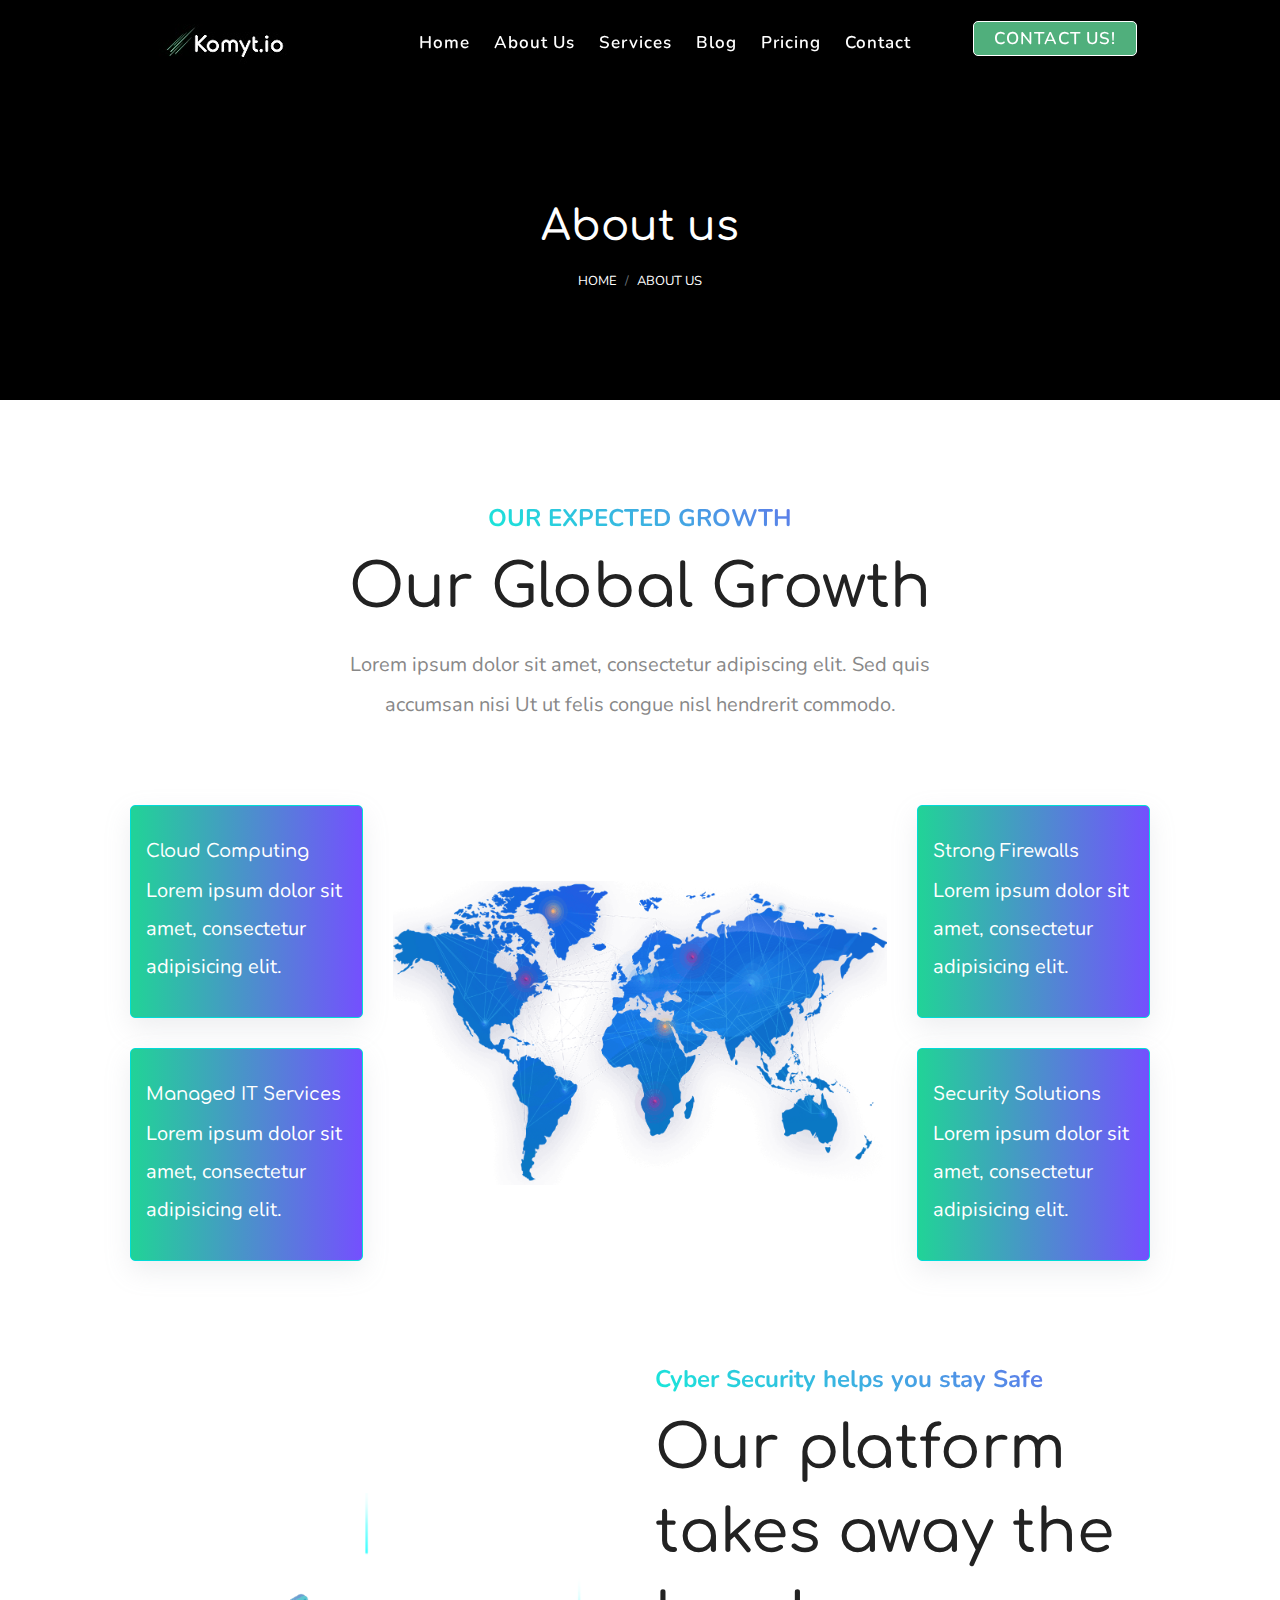
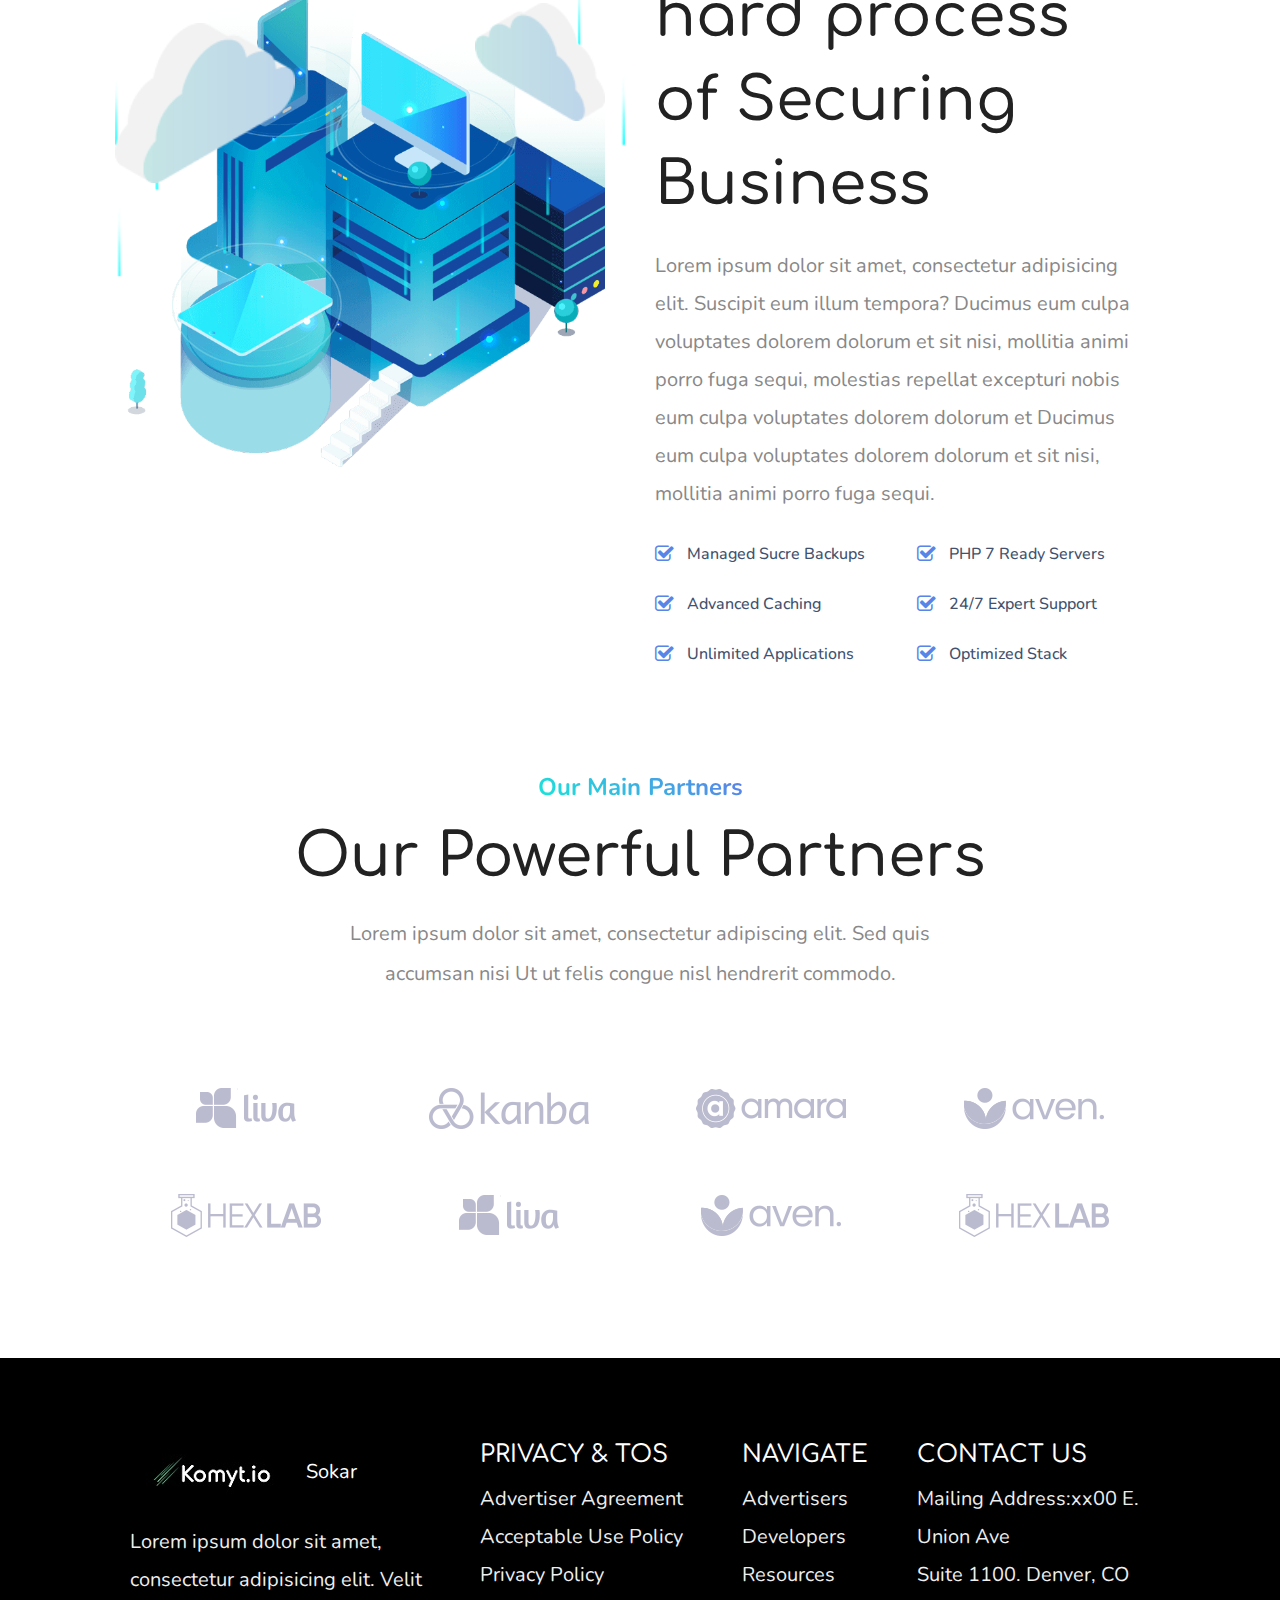
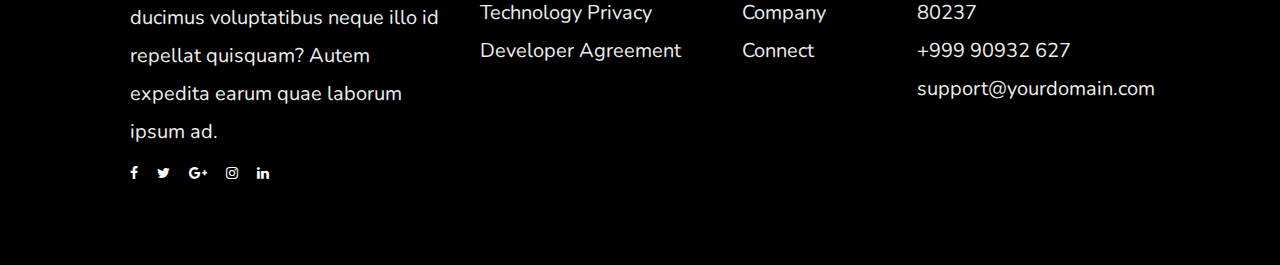
<file: about-us.html>
<!DOCTYPE html>
<html lang="en">

<meta http-equiv="content-type" content="text/html;charset=UTF-8" />
<head>
    <meta charset="UTF-8">
    <meta name="description" content="">
    <meta http-equiv="X-UA-Compatible" content="IE=edge">
    <meta name="viewport" content="width=device-width, initial-scale=1, shrink-to-fit=no">

    <!-- Title -->
    <title>About Us</title>

    <!-- Favicon -->
    <link rel="icon" href="img/core-img/favicon.ico">

    <!-- Core Stylesheet -->
    <link rel="stylesheet" href="css/style.css">

    <!-- Responsive Stylesheet -->
    <link rel="stylesheet" href="css/responsive.css">

</head>

<body class="light-version">
    <!-- Preloader -->
    <div id="preloader">
        <div class="preload-content">
            <div id="loader-load"></div>
        </div>
    </div>

    <!-- ##### Header Area Start ##### -->
    <nav class="navbar navbar-expand-lg navbar-white fixed-top" id="banner">
        <div class="container">
            <!-- Brand -->
            <a class="navbar-brand" href="#"><span><img src="img/core-img/logo.png" alt="logo"></span></a>

            <!-- Toggler/collapsibe Button -->
            <button class="navbar-toggler" type="button" data-toggle="collapse" data-target="#collapsibleNavbar">
                <span class="navbar-toggler-icon"></span>
            </button>

            <!-- Navbar links -->
            <div class="collapse navbar-collapse" id="collapsibleNavbar">
                <ul class="ml-auto navbar-nav">
                    <li class="nav-item">
                        <a class="nav-link" href="index.html">Home</a>
                    </li>
                    <li class="nav-item">
                        <a class="nav-link" href="about-us.html">About Us</a>
                    </li>
                    <li class="nav-item">
                        <a class="nav-link" href="services.html">Services</a>
                    </li>
                    <li class="nav-item">
                        <a class="nav-link" href="blog.html">Blog</a>
                    </li>
                    <li class="nav-item">
                        <a class="nav-link" href="pricing.html">Pricing</a>
                    </li>
                    <li class="nav-item">
                        <a class="nav-link" href="contact-us.html">Contact</a>
                    </li>
                    <li class="lh-55px"><a href="#" class="btn login-btn ml-50">Contact Us!</a></li>
                </ul>
            </div>
        </div>
    </nav>
    <!-- ##### Header Area End ##### -->

    <!-- ##### Welcome Area Start ##### -->
    <div class="clearfix breadcumb-area auto-init">
        
        <!-- breadcumb content -->
        <div class="breadcumb-content">
            <div class="container h-100">
                <div class="row h-100 align-items-center">
                    <div class="col-12">
                        <nav aria-label="breadcrumb" class="text-center breadcumb--con">
                            <h2 class="w-text title wow fadeInUp" data-wow-delay="0.2s">About us</h2>
                            <ol class="breadcrumb justify-content-center wow fadeInUp" data-wow-delay="0.4s">
                                <li class="breadcrumb-item"><a href="#">Home</a></li>
                                <li class="breadcrumb-item active" aria-current="page">About us</li>
                            </ol>
                        </nav>
                    </div>
                </div>
            </div>
        </div>
    </div>
    <!-- ##### Welcome Area End ##### -->

    <section class="what-we-do section-padding-100-70">
      <div class="container">
         <div class="text-center section-heading">
            
            <div class="dream-dots justify-content-center wow fadeInUp" data-wow-delay="0.2s" >
                <span class="gradient-text blue">OUR EXPECTED GROWTH</span>
            </div>
            <h2 class="wow fadeInUp" data-wow-delay="0.3s">Our Global Growth</h2>
            <p class="wow fadeInUp" data-wow-delay="0.4s">Lorem ipsum dolor sit amet, consectetur adipiscing elit. Sed quis accumsan nisi Ut ut felis congue nisl hendrerit commodo.</p>
        </div>
        <div class="clearfix"></div>

            <div class="row align-items-center">
                <div class="col-12 col-lg-3">
                    <div class="row">
                        <div class="col-lg-12 col-sm-6 col-xs-12">
                            <div class="article hover box-shadow">
                                <h3 class="article__title">Cloud Computing</h3> 
                                <p>Lorem ipsum dolor sit amet, consectetur adipisicing elit.</p>               
                            </div>
                        </div>
                        <div class="col-lg-12 col-sm-6 col-xs-12">
                            <div class="article hover box-shadow">
                                <h3 class="article__title">Managed IT Services</h3> 
                                <p>Lorem ipsum dolor sit amet, consectetur adipisicing elit.</p>               
                            </div>
                        </div>
                    </div>
                </div>

                <div class="col-12 col-lg-6">

                    <div class="map-container">
                        <img src="img/core-img/map.png" class="mb-30" alt="saas">
                    </div>
                </div>

                <div class="col-12 col-lg-3 ">
                    <div class="row">
                        <div class="col-lg-12 col-sm-6 col-xs-12">
                            <div class="article hover box-shadow">
                                <h3 class="article__title">Strong Firewalls</h3> 
                                <p>Lorem ipsum dolor sit amet, consectetur adipisicing elit.</p>               
                            </div>
                        </div>
                        <div class="col-lg-12 col-sm-6 col-xs-12">
                            <div class="article hover box-shadow">
                                <h3 class="article__title">Security Solutions</h3> 
                                <p>Lorem ipsum dolor sit amet, consectetur adipisicing elit.</p>               
                            </div>
                        </div>
                    </div>

                </div>
              
            </div>
       
      </div>
    </section>

    <section class="clearfix special section-padding-0-70" id="about">
        
        <div class="container">
            <div class="row align-items-center">
                <div class="col-12 col-lg-6 offset-lg-0 col-md-12 no-padding-left ">
                    <div class="welcome-meter">
                        <div class="relative gt-transparency-anim">
                           <img class="gt-transparency-anim-bg" src="img/core-img/ill2/main-bg.png" alt="">
                           <img class="gt-transparency-anim-rain-1 rain" src="img/core-img/ill2/rain-1.png" alt="">
                           <img class="gt-transparency-anim-rain-2 rain ad-2-5" src="img/core-img/ill2/rain-2.png" alt="">
                           <img class="gt-transparency-anim-cloud-1 cloudmove-1" src="img/core-img/ill2/cloud-1.png" alt="">
                           <img class="gt-transparency-anim-cloud-2 cloudmove-2" src="img/core-img/ill2/cloud-2.png" alt="">
                          </div>
                    </div>
                </div>
                
                <div class="col-12 col-lg-6 offset-lg-0 mt-s">
                    <div class="who-we-contant">
                        <div class="text-left dream-dots fadeInUp" data-wow-delay="0.2s">
                            <span class="gradient-text blue">Cyber Security helps you stay Safe</span>
                        </div>
                        <h4 class="fadeInUp" data-wow-delay="0.3s">Our platform takes away the hard process of Securing Business</h4>
                        <p class="fadeInUp" data-wow-delay="0.4s">Lorem ipsum dolor sit amet, consectetur adipisicing elit. Suscipit eum illum tempora? Ducimus eum culpa voluptates dolorem dolorum et sit nisi, mollitia animi porro fuga sequi, molestias repellat excepturi nobis eum culpa voluptates dolorem dolorum et Ducimus eum culpa voluptates dolorem dolorum et sit nisi, mollitia animi porro fuga sequi.</p>
                        <div class="mb-20 list-wrap align-items-center">
                            <div class="row">
                                <div class="col-md-6">
                                    <div class="side-feature-list-item">
                                        <i class="fa fa-check-square-o check-mark-icon-font" aria-hidden="true"></i>
                                        <div class="foot-c-info">Managed Sucre Backups</div>
                                    </div>
                                </div>
                                <div class="col-md-6">
                                    <div class="side-feature-list-item">
                                        <i class="fa fa-check-square-o check-mark-icon-font" aria-hidden="true"></i>
                                        <div class="foot-c-info">PHP 7 Ready Servers</div>
                                    </div>
                                </div>
                                <div class="col-md-6">
                                    <div class="side-feature-list-item">
                                        <i class="fa fa-check-square-o check-mark-icon-font" aria-hidden="true"></i>
                                        <div class="foot-c-info">Advanced Caching</div>
                                    </div>
                                </div>
                                <div class="col-md-6">
                                    <div class="side-feature-list-item">
                                        <i class="fa fa-check-square-o check-mark-icon-font" aria-hidden="true"></i>
                                        <div class="foot-c-info">24/7 Expert Support</div>
                                    </div>
                                </div>
                                <div class="col-md-6">
                                    <div class="side-feature-list-item">
                                        <i class="fa fa-check-square-o check-mark-icon-font" aria-hidden="true"></i>
                                        <div class="foot-c-info">Unlimited Applications</div>
                                    </div>
                                </div>
                                <div class="col-md-6">
                                    <div class="side-feature-list-item">
                                        <i class="fa fa-check-square-o check-mark-icon-font" aria-hidden="true"></i>
                                        <div class="foot-c-info">Optimized Stack</div>
                                    </div>
                                </div>
                                
                            </div>
                        </div>
                    </div>
                </div>
                
            </div>
        </div>
    </section>


    

    <div class="footer-bg">

            <section class="clearfix our-partners section-padding-0-70">
                <div class="container">
                    <div class="text-center section-heading">
                        
                        <div class="dream-dots justify-content-center fadeInUp" data-wow-delay="0.2s">
                            <span class="gradient-text blue">Our Main Partners</span>
                        </div>
                        <h2 class="fadeInUp" data-wow-delay="0.3s">Our powerful Partners</h2>
                        <p class="fadeInUp" data-wow-delay="0.4s">Lorem ipsum dolor sit amet, consectetur adipiscing elit. Sed quis accumsan nisi Ut ut felis congue nisl hendrerit commodo. </p>
                    </div>
                    <div class="row">
                        
                        <div class="col-lg-3 col-md-3 col-sm-6 col-xs-12">
                            <div class="team-member ">
                                <div class="team-img">
                                    <img class="img-responsive center-block" src="img/partners/1.png" alt="">
                                </div>
                            </div>
                        </div>
                        <div class="col-lg-3 col-md-3 col-sm-6 col-xs-12">
                            <div class="team-member ">
                                <div class="team-img">
                                    <img class="img-responsive center-block" src="img/partners/2.png" alt="">
                                </div>
                            </div>
                        </div>
                        <div class="col-lg-3 col-md-3 col-sm-6 col-xs-12">
                            <div class="team-member ">
                                <div class="team-img">
                                    <img class="img-responsive center-block" src="img/partners/3.png" alt="">
                                </div>
                            </div>
                        </div>

                        <div class="col-lg-3 col-md-3 col-sm-6 col-xs-12">
                            <div class="team-member ">
                                <div class="team-img">
                                    <img class="img-responsive center-block" src="img/partners/4.png" alt="">
                                </div>
                            </div>
                        </div>
                        <div class="col-lg-3 col-md-3 col-sm-6 col-xs-12">
                            <div class="team-member ">
                                <div class="team-img">
                                    <img class="img-responsive center-block" src="img/partners/5.png" alt="">
                                </div>
                            </div>
                        </div>

                        <div class="col-lg-3 col-md-3 col-sm-6 col-xs-12">
                            <div class="team-member ">
                                <div class="team-img">
                                    <img class="img-responsive center-block" src="img/partners/1.png" alt="">
                                </div>
                            </div>
                        </div>

                        <div class="col-lg-3 col-md-3 col-sm-6 col-xs-12">
                            <div class="team-member ">
                                <div class="team-img">
                                    <img class="img-responsive center-block" src="img/partners/4.png" alt="">
                                </div>
                            </div>
                        </div>
                        <div class="col-lg-3 col-md-3 col-sm-6 col-xs-12">
                            <div class="team-member ">
                                <div class="team-img">
                                    <img class="img-responsive center-block" src="img/partners/5.png" alt="">
                                </div>
                            </div>
                        </div>

                        
                    </div>
                </div>
            </section>
        </div>
        <!-- ##### team Area End ##### -->
        
        <!-- ##### Footer Area Start ##### -->
        <footer class="footer-area bg-img">

            <div class="mt-0 footer-content-area">
                <div class="container">
                    <div class="row ">
                        <div class="col-12 col-lg-4 col-md-6">
                            <div class="footer-copywrite-info">
                                <!-- Copywrite -->
                                <div class="copywrite_text fadeInUp" data-wow-delay="0.2s">
                                    <div class="footer-logo">
                                        <a href="#"><img src="img/core-img/logo.png" alt="logo"> Sokar </a>
                                    </div>
                                    <p>Lorem ipsum dolor sit amet, consectetur adipisicing elit. Velit ducimus voluptatibus neque illo id repellat quisquam? Autem expedita earum quae laborum ipsum ad.</p>
                                </div>
                                <!-- Social Icon -->
                                <div class="footer-social-info fadeInUp" data-wow-delay="0.4s">
                                    <a href="#"><i class="fa fa-facebook" aria-hidden="true"></i></a>
                                    <a href="#"> <i class="fa fa-twitter" aria-hidden="true"></i></a>
                                    <a href="#"><i class="fa fa-google-plus" aria-hidden="true"></i></a>
                                    <a href="#"><i class="fa fa-instagram" aria-hidden="true"></i></a>
                                    <a href="#"><i class="fa fa-linkedin" aria-hidden="true"></i></a>
                                </div>
                            </div>
                        </div>

                        <div class="col-12 col-lg-3 col-md-6">
                            <div class="contact_info_area d-sm-flex justify-content-between">
                                <!-- Content Info -->
                                <div class="text-center contact_info mt-x fadeInUp" data-wow-delay="0.3s">
                                    <h5>PRIVACY & TOS</h5>
                                    <a href="#"><p>Advertiser Agreement</p></a>
                                    <a href="#"><p>Acceptable Use Policy</p></a>
                                    <a href="#"><p>Privacy Policy</p></a>
                                    <a href="#"><p>Technology Privacy</p></a>
                                    <a href="#"><p>Developer Agreement</p></a>
                                </div>
                            </div>
                        </div>
                          
                        <div class="col-12 col-lg-2 col-md-6 ">
                            <!-- Content Info -->
                            <div class="contact_info_area d-sm-flex justify-content-between">
                                <div class="text-center contact_info mt-s fadeInUp" data-wow-delay="0.2s">
                                    <h5>NAVIGATE</h5>
                                    <a href="#"><p>Advertisers</p></a>
                                    <a href="#"><p>Developers</p></a>
                                    <a href="#"><p>Resources</p></a>
                                    <a href="#"><p>Company</p></a>
                                    <a href="#"><p>Connect</p></a>
                                </div>
                            </div>
                        </div>
                        

                        <div class="col-12 col-lg-3 col-md-6 ">
                            <div class="contact_info_area d-sm-flex justify-content-between">
                                <!-- Content Info -->
                                <div class="text-center contact_info mt-s fadeInUp" data-wow-delay="0.4s">
                                    <h5>CONTACT US</h5>
                                    <p>Mailing Address:xx00 E. Union Ave</p>
                                    <p>Suite 1100. Denver, CO 80237</p>
                                    <p>+999 90932 627</p>
                                    <p>support@yourdomain.com</p>
                                </div>
                            </div>
                        </div>
                    </div>
                </div>
                    
            </div>
        </footer>
        <!-- ##### Footer Area End ##### -->
    </div>

    <!-- ########## All JS ########## -->
    <!-- jQuery js -->
    <script src="js/jquery.min.js"></script>
    <!-- Popper js -->
    <script src="js/popper.min.js"></script>
    <!-- Bootstrap js -->
    <script src="js/bootstrap.min.js"></script>
    <!-- All Plugins js -->
    <script src="js/plugins.js"></script>
    <!-- Active js -->
    <script src="js/script.js"></script>

</body>

</html>
</file>
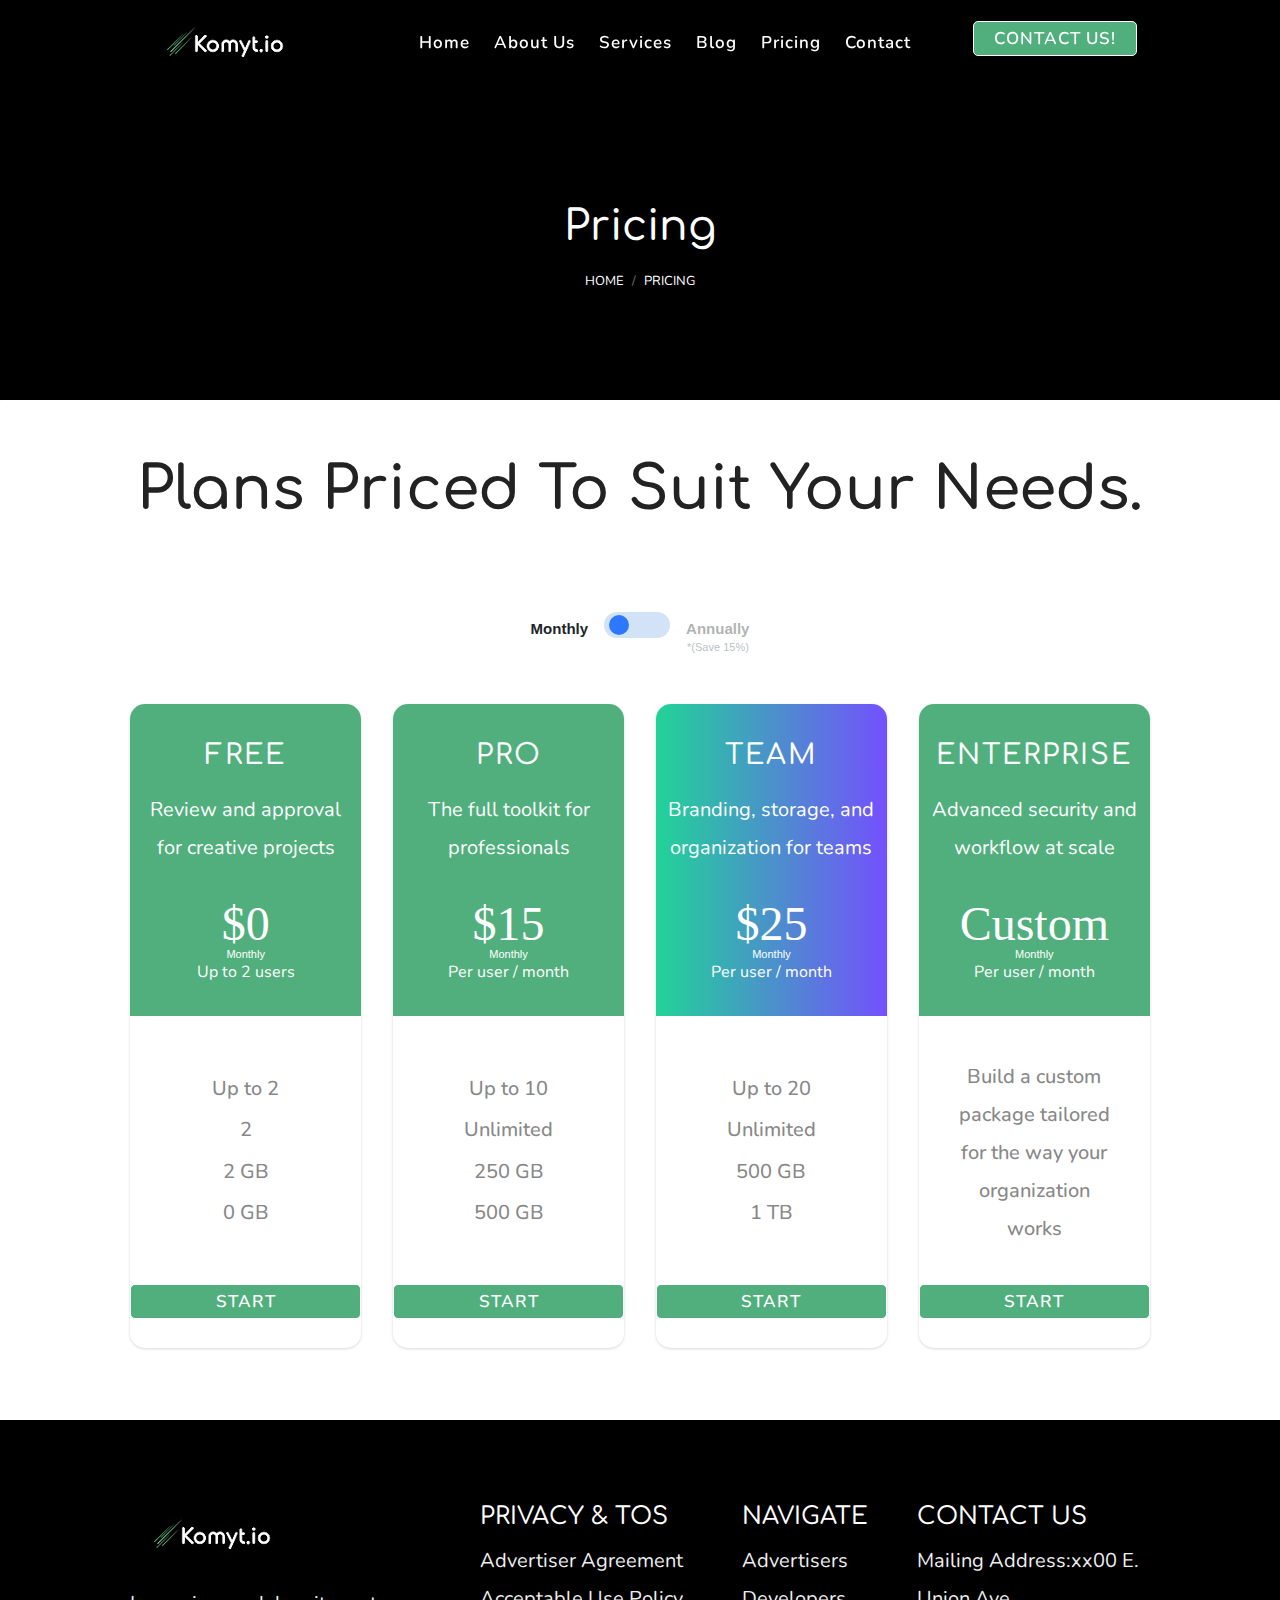
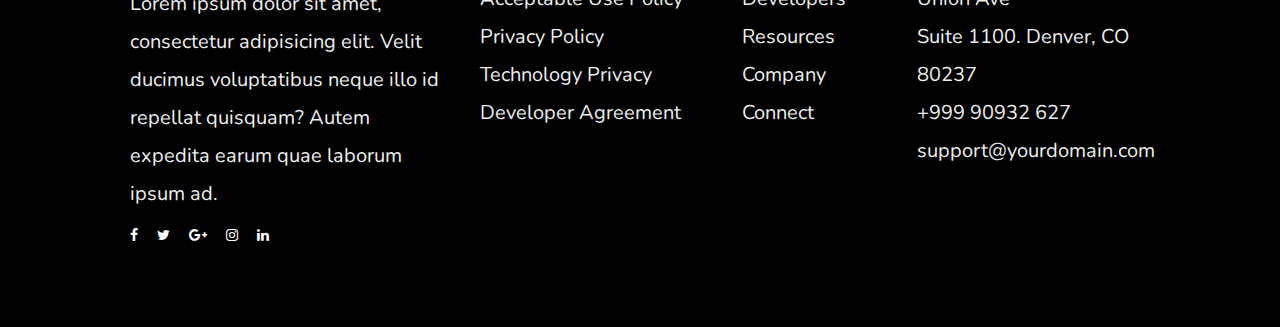
<file: pricing.html>
<!DOCTYPE html>
<html lang="en">

<meta http-equiv="content-type" content="text/html;charset=UTF-8" />
<head>
    <meta charset="UTF-8">
    <meta name="description" content="">
    <meta http-equiv="X-UA-Compatible" content="IE=edge">
    <meta name="viewport" content="width=device-width, initial-scale=1, shrink-to-fit=no">

    <!-- Title -->
    <title>Pricing</title>

    <!-- Favicon -->
    <link rel="icon" href="img/core-img/favicon.ico">

    <!-- Core Stylesheet -->
    <link rel="stylesheet" href="css/style.css">

    <!-- Responsive Stylesheet -->
    <link rel="stylesheet" href="css/responsive.css">

</head>

<body class="light-version">
    <!-- Preloader -->
    <div id="preloader">
        <div class="preload-content">
            <div id="loader-load"></div>
        </div>
    </div>

    <!-- ##### Header Area Start ##### -->
    <nav class="navbar navbar-expand-lg navbar-white fixed-top" id="banner">
        <div class="container">
            <!-- Brand -->
            <a class="navbar-brand" href="#"><span><img src="img/core-img/logo.png" alt="logo"></span></a>

            <!-- Toggler/collapsibe Button -->
            <button class="navbar-toggler" type="button" data-toggle="collapse" data-target="#collapsibleNavbar">
                <span class="navbar-toggler-icon"></span>
            </button>

            <!-- Navbar links -->
            <div class="collapse navbar-collapse" id="collapsibleNavbar">
                <ul class="ml-auto navbar-nav">
                    <li class="nav-item">
                        <a class="nav-link" href="index.html">Home</a>
                    </li>
                    <li class="nav-item">
                        <a class="nav-link" href="about-us.html">About Us</a>
                    </li>
                    <li class="nav-item">
                        <a class="nav-link" href="services.html">Services</a>
                    </li>
                    <li class="nav-item">
                        <a class="nav-link" href="blog.html">Blog</a>
                    </li>
                    <li class="nav-item">
                        <a class="nav-link" href="pricing.html">Pricing</a>
                    </li>
                    <li class="nav-item">
                        <a class="nav-link" href="contact-us.html">Contact</a>
                    </li>
                    <li class="lh-55px"><a href="#" class="btn login-btn ml-50">Contact Us!</a></li>
                </ul>
            </div>
        </div>
    </nav>
    <!-- ##### Header Area End ##### -->

    <!-- ##### Welcome Area Start ##### -->
    <div class="breadcumb-area">
        <!-- breadcumb content -->
        <div class="breadcumb-content">
            <div class="container h-100">
                <div class="row h-100 align-items-center">
                    <div class="col-12">
                        <nav aria-label="breadcrumb" class="text-center breadcumb--con">
                            <h2 class="w-text title wow fadeInUp" data-wow-delay="0.2s">Pricing</h2>
                            <ol class="breadcrumb justify-content-center wow fadeInUp" data-wow-delay="0.4s">
                                <li class="breadcrumb-item"><a href="#">Home</a></li>
                                <li class="breadcrumb-item active" aria-current="page">Pricing</li>
                            </ol>
                        </nav>
                    </div>
                </div>
            </div>
        </div>
    </div>
    <!-- ##### Welcome Area End ##### -->

    <!-- ##### pricing Area start ##### -->
    <section class="text-center pricing-tables section-padding-70-70">
        <div class="container">
            <div class="text-center section-heading">
                <h2 class="d-blue bold fadeInUp" data-wow-delay="0.3s">Plans priced to suit your needs.</h2>
            </div>
            <div class="switch">
                <span class="monthly">Monthly</span>
                <input type="checkbox" class="custom-switch">
                <span class="annually">Annually<span class="save">*(Save 15%)</span>
                </span>
            </div>
            <div class="text-center plans grid-wrapper">
                <div class="plan plan--starter flex-wrapper">
                    <div class="plan__head">
                        <h3 class="plan__title caps lspg2">Free</h3>
                        <p>Review and approval for creative projects</p>
                        <div class="plan__price">
                            <span class="price price--monthly">$0<span class="plan__type">Monthly</span></span>
                            <span class="price price--annually">$0<span class="plan__type">Annually</span></span>
                        </div>
                        <span class="size-user">Up to 2 users</span>
                    </div>
                    
                    <div class="plan__features">
                        <p>
                            <span>Up to 2</span>
                            <span>2</span>
                            <span>2 GB</span>
                            <span>0 GB</span>
                        </p>
                    </div>
                    <button class="btn login-btn"><span>Start</span></button>
                </div>
                <div class="plan plan--starter flex-wrapper">
                    <div class="plan__head">
                        <h3 class="plan__title caps lspg2">Pro</h3>
                        <p>The full toolkit for <br> professionals</p>
                        <div class="plan__price">
                            <span class="price price--monthly">$15<span class="plan__type">Monthly</span></span>
                            <span class="price price--annually">$13<span class="plan__type">Annually</span></span>
                        </div>
                        <span class="size-user">Per user / month</span>
                    </div>
                    <div class="plan__features">
                        <p>
                            <span>Up to 10</span>
                            <span>Unlimited</span>
                            <span>250 GB</span>
                            <span>500 GB</span>
                        </p>
                    </div>
                    <button class="btn login-btn"><span>Start</span></button>
                </div>
                <div class="plan flex-wrapper">
                    <div class="plan__head hot">
                        <h3 class="plan__title caps lspg2">Team</h3>
                        <p>Branding, storage, and organization for teams</p>
                        <div class="plan__price">
                            <span class="price price--monthly">$25<span class="plan__type">Monthly</span></span>
                            <span class="price price--annually">$22<span class="plan__type">Annually</span></span>                        
                        </div>
                        <span class="size-user">Per user / month</span>
                    </div>
                    <div class="plan__features">
                        <p>
                            <span>Up to 20</span>
                            <span>Unlimited</span>
                            <span>500 GB</span>
                            <span>1 TB</span>
                        </p>
                    </div>
                    <button class="btn login-btn"><span>Start</span></button>
                </div>
                <div class="plan flex-wrapper">
                    <div class="plan__head">
                        <h3 class="plan__title caps lspg2">Enterprise</h3>
                        <p>Advanced security and workflow at scale</p>
                        <div class="plan__price">
                            <span class="price price--monthly">Custom<span class="plan__type">Monthly</span></span>
                            <span class="price price--annually">Custom<span class="plan__type">Annually</span></span>
                        </div>
                        <span class="size-user">Per user / month</span>
                    </div>
                    <div class="plan__features">
                        <p>
                            <span></span>
                            <span>Build a custom package tailored for the way your organization works</span>
                            <span></span>
                            <span></span>
                        </p>
                    </div>
                    <button class="btn login-btn"><span>Start</span></button>
                </div>
            </div>
        </div>
    </section>
   
    <!-- ##### pricing Area End ##### -->

    <div class="clearfix"></div>

    <!-- ##### Footer Area Start ##### -->
    <footer class="footer-area bg-img">

        <div class="mt-0 footer-content-area">
            <div class="container">
                <div class="row ">
                    <div class="col-12 col-lg-4 col-md-6">
                        <div class="footer-copywrite-info">
                            <!-- Copywrite -->
                            <div class="copywrite_text fadeInUp" data-wow-delay="0.2s">
                                <div class="footer-logo">
                                    <a href="#"><img src="img/core-img/logo.png" alt="logo"></a>
                                </div>
                                <p>Lorem ipsum dolor sit amet, consectetur adipisicing elit. Velit ducimus voluptatibus neque illo id repellat quisquam? Autem expedita earum quae laborum ipsum ad.</p>
                            </div>
                            <!-- Social Icon -->
                            <div class="footer-social-info fadeInUp" data-wow-delay="0.4s">
                                <a href="#"><i class="fa fa-facebook" aria-hidden="true"></i></a>
                                <a href="#"> <i class="fa fa-twitter" aria-hidden="true"></i></a>
                                <a href="#"><i class="fa fa-google-plus" aria-hidden="true"></i></a>
                                <a href="#"><i class="fa fa-instagram" aria-hidden="true"></i></a>
                                <a href="#"><i class="fa fa-linkedin" aria-hidden="true"></i></a>
                            </div>
                        </div>
                    </div>

                    <div class="col-12 col-lg-3 col-md-6">
                        <div class="contact_info_area d-sm-flex justify-content-between">
                            <!-- Content Info -->
                            <div class="text-center contact_info mt-x fadeInUp" data-wow-delay="0.3s">
                                <h5>PRIVACY & TOS</h5>
                                <a href="#"><p>Advertiser Agreement</p></a>
                                <a href="#"><p>Acceptable Use Policy</p></a>
                                <a href="#"><p>Privacy Policy</p></a>
                                <a href="#"><p>Technology Privacy</p></a>
                                <a href="#"><p>Developer Agreement</p></a>
                            </div>
                        </div>
                    </div>
                      
                    <div class="col-12 col-lg-2 col-md-6 ">
                        <!-- Content Info -->
                        <div class="contact_info_area d-sm-flex justify-content-between">
                            <div class="text-center contact_info mt-s fadeInUp" data-wow-delay="0.2s">
                                <h5>NAVIGATE</h5>
                                <a href="#"><p>Advertisers</p></a>
                                <a href="#"><p>Developers</p></a>
                                <a href="#"><p>Resources</p></a>
                                <a href="#"><p>Company</p></a>
                                <a href="#"><p>Connect</p></a>
                            </div>
                        </div>
                    </div>
                    

                    <div class="col-12 col-lg-3 col-md-6 ">
                        <div class="contact_info_area d-sm-flex justify-content-between">
                            <!-- Content Info -->
                            <div class="text-center contact_info mt-s fadeInUp" data-wow-delay="0.4s">
                                <h5>CONTACT US</h5>
                                <p>Mailing Address:xx00 E. Union Ave</p>
                                <p>Suite 1100. Denver, CO 80237</p>
                                <p>+999 90932 627</p>
                                <p>support@yourdomain.com</p>
                            </div>
                        </div>
                    </div>
                </div>
            </div>
                
        </div>
    </footer>
    <!-- ##### Footer Area End ##### -->

    <!-- ########## All JS ########## -->
    <!-- jQuery js -->
    <script src="js/jquery.min.js"></script>
    <!-- Popper js -->
    <script src="js/popper.min.js"></script>
    <!-- Bootstrap js -->
    <script src="js/bootstrap.min.js"></script>
    <!-- All Plugins js -->
    <script src="js/plugins.js"></script>
    <!-- Parallax js -->
    <script src="js/dzsparallaxer.html"></script>
    <!-- Active js -->
    <script src="js/script.js"></script>
    <script>
            $(".custom-switch").each(function(i) {
                var classes = $(this).attr("class"),
                    id      = $(this).attr("id"),
                    name    = $(this).attr("name");
                
                $(this).wrap('<div class="custom-switch" id="' + name + '"></div>');
                $(this).after('<label for="custom-switch-' + i + '"></label>');
                $(this).attr("id", "custom-switch-" + i);
                $(this).attr("name", name);
            });
            $(".custom-switch input").change(function() {
                $(".pricing-tables").toggleClass("plans--annually");
            });
    </script>

</body>

</html>
</file>
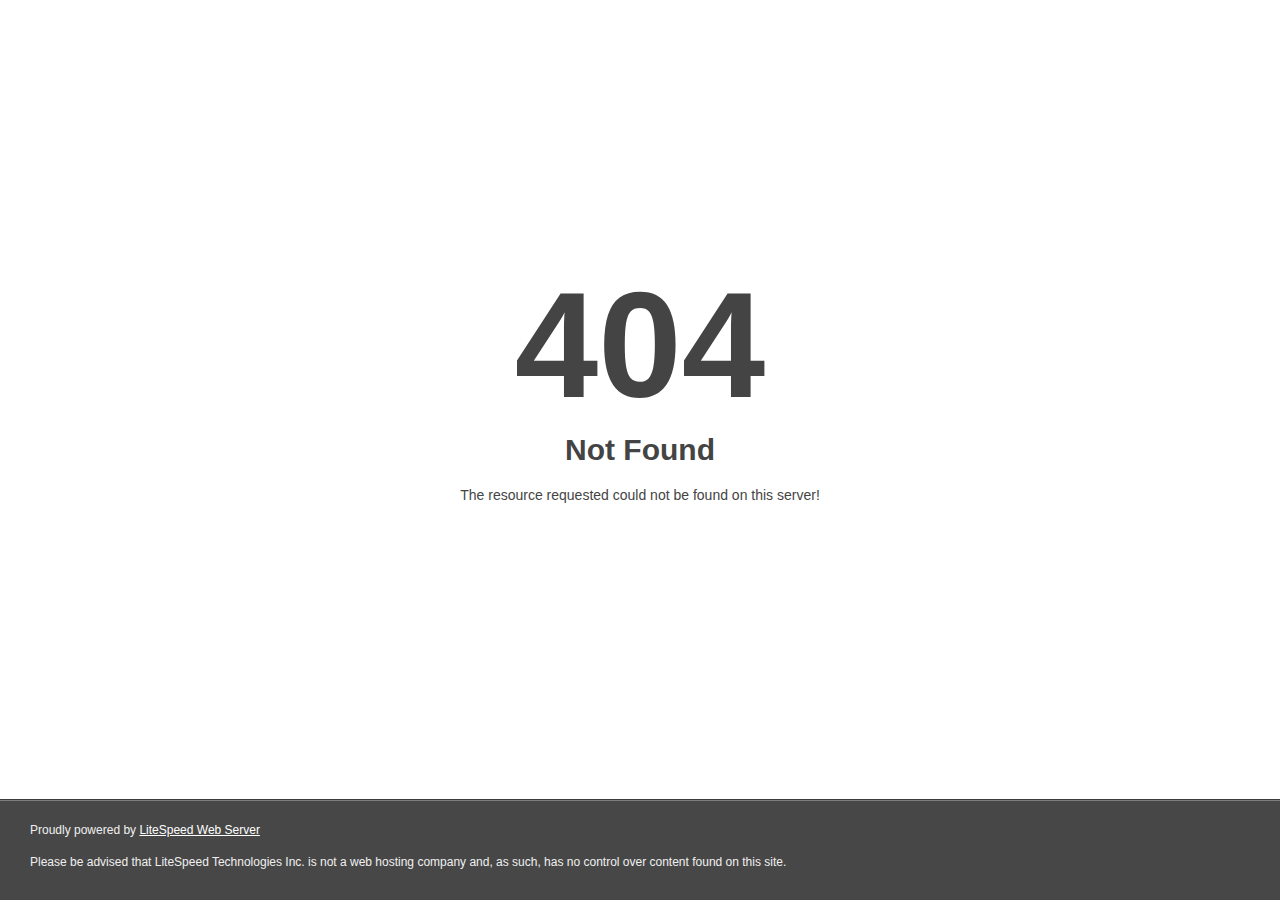
<file: css/owl.video.play.html>
<!DOCTYPE html>
<html style="height:100%">

<!-- Mirrored from sokar.netlify.app/css/owl.video.play.html by HTTrack Website Copier/3.x [XR&CO'2014], Mon, 07 Dec 2020 09:11:22 GMT -->
<!-- Added by HTTrack --><meta http-equiv="content-type" content="text/html;charset=UTF-8" /><!-- /Added by HTTrack -->
<head><title> 404 Not Found
</title></head>
<body style="color: #444; margin:0;font: normal 14px/20px Arial, Helvetica, sans-serif; height:100%; background-color: #fff;">
<div style="height:auto; min-height:100%; ">     <div style="text-align: center; width:800px; margin-left: -400px; position:absolute; top: 30%; left:50%;">
        <h1 style="margin:0; font-size:150px; line-height:150px; font-weight:bold;">404</h1>
<h2 style="margin-top:20px;font-size: 30px;">Not Found
</h2>
<p>The resource requested could not be found on this server!</p>
</div></div><div style="color:#f0f0f0; font-size:12px;margin:auto;padding:0px 30px 0px 30px;position:relative;clear:both;height:100px;margin-top:-101px;background-color:#474747;border-top: 1px solid rgba(0,0,0,0.15);box-shadow: 0 1px 0 rgba(255, 255, 255, 0.3) inset;">
<br>Proudly powered by  <a style="color:#fff;" href="http://www.litespeedtech.com/error-page">LiteSpeed Web Server</a><p>Please be advised that LiteSpeed Technologies Inc. is not a web hosting company and, as such, has no control over content found on this site.</p></div></body>
<!-- Mirrored from sokar.netlify.app/css/owl.video.play.html by HTTrack Website Copier/3.x [XR&CO'2014], Mon, 07 Dec 2020 09:11:22 GMT -->
</html>
</file>
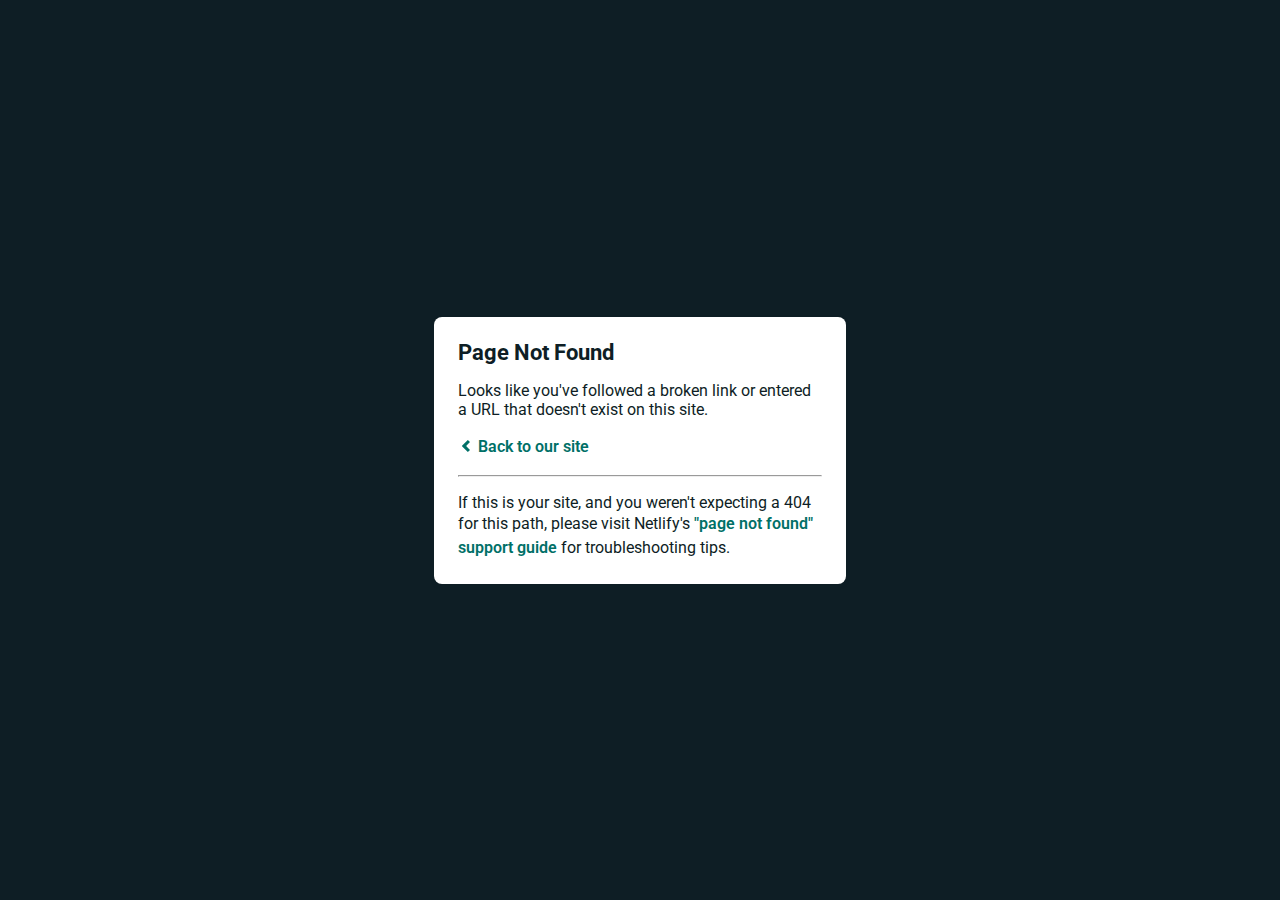
<file: fonts/ui-iconsdc9c-2.html>
<!DOCTYPE html>
<html>
  <head>
    <meta charset="utf-8">
    <meta name="viewport" content="width=device-width, initial-scale=1.0, maximum-scale=1.0, user-scalable=no">

    <title>Page Not Found</title>
    <link href='https://fonts.googleapis.com/css?family=Roboto:400,700&subset=latin,latin-ext' rel='stylesheet' type='text/css'>
    <style>
    body {
      font-family: -apple-system, BlinkMacSystemFont, "Segoe UI", Roboto, Helvetica, Arial, sans-serif, "Apple Color Emoji", "Segoe UI Emoji", "Segoe UI Symbol";
      background: rgb(14, 30, 37);
      color: white;
      overflow: hidden;
      margin: 0;
      padding: 0;
    }

    h1 {
      margin: 0;
      font-size: 22px;
      line-height: 24px;
    }

    .main {
      position: relative;
      display: flex;
      flex-direction: column;
      align-items: center;
      justify-content: center;
      height: 100vh;
      width: 100vw;
    }

    .card {
      position: relative;
      display: flex;
      flex-direction: column;
      width: 75%;
      max-width: 364px;
      padding: 24px;
      background: white;
      color: rgb(14, 30, 37);
      border-radius: 8px;
      box-shadow: 0 2px 4px 0 rgba(14, 30, 37, .16);
    }

    a {
      margin: 0;
      text-decoration: none;
      font-weight: 600;
      line-height: 24px;
      color: #007067;
    }

    a svg {
      position: relative;
      top: 2px;
    }

    a:hover,
    a:focus {
      text-decoration: underline;
      text-decoration-color: #f4bb00;
    }

    a:hover svg path{
      fill: #007067;
    }

    p:last-of-type {
      margin-bottom: 0;
    }

    </style>
  </head>
  <body>
    <div class="main">
      <div class="card">
        <div class="header">
          <h1>Page Not Found</h1>
        </div>
        <div class="body">
          <p>Looks like you've followed a broken link or entered a URL that doesn't exist on this site.</p>
          <p>
            <a id="back-link" href="/">
              <svg xmlns="http://www.w3.org/2000/svg" width="16" height="16" viewBox="0 0 16 16">
                <path fill="#007067" d="M11.9998836,4.09370803 L8.55809517,7.43294953 C8.23531459,7.74611298 8.23531459,8.25388736 8.55809517,8.56693769 L12,11.9062921 L9.84187871,14 L4.24208544,8.56693751 C3.91930485,8.25388719 3.91930485,7.74611281 4.24208544,7.43294936 L9.84199531,2 L11.9998836,4.09370803 Z"/>
              </svg>
              Back to our site
             </a>
          </p>
          <hr><p>If this is your site, and you weren't expecting a 404 for this path, please visit Netlify's <a href="https://community.netlify.com/t/support-guide-i-ve-deployed-my-site-but-i-still-see-page-not-found/125?utm_source=404page&utm_campaign=community_tracking">"page not found" support guide</a> for troubleshooting tips.
          </p>
        </div>
      </div>
    </div>
    <script>
      (function() {
        if (document.referrer && document.location.host && document.referrer.match(new RegExp("^https?://" + document.location.host))) {
          document.getElementById("back-link").setAttribute("href", document.referrer);
        }
      })();
    </script>
  </body>
</html>
</file>
<file: css/style.css>
/*** 
====================================================================
  Table of contents
====================================================================

- Google Fonts
- Css Imports
- General Css Styles
- Header Area style
- Welcome Area Styles 
- Partners area style
- About us area style 
- services-block-four style 
- Demo-video area style 
- Trust area style 
- services area style 
- Call-to-action area style
- Video area style 
- Gallery area style 
- Cool-facts style 
- Price table style
- Testimonials area style 
- Team area style
- Blog area style 
- Contact us style 
- FAQ style -Timeline style 
- Footer area style 

***/

/*** 

====================================================================
  Google fonts
====================================================================

***/

@import url('https://fonts.googleapis.com/css2?family=Nunito:wght@200;300;400;600;700;800;900&display=swap');
@import url('https://fonts.googleapis.com/css2?family=Comfortaa:wght@700&display=swap');

/*** 

====================================================================
  Import All Css
====================================================================

***/

@import 'bootstrap.min.css';
@import 'animate.css';
@import 'owl.carousel.min.css';
@import 'magnific-popup.css';
@import 'animated-headline.css';
@import 'font-awesome.min.css';
@import 'font-icons.css';
@import 'themify-icons.css';

/*** 

====================================================================
  General css style
====================================================================

***/
* {
    margin: 0;
    padding: 0;
}

body {
    font-family: 'Nunito', sans-serif;
    background: #4834d4;
    overflow-x: hidden;
    background: -webkit-linear-gradient(to right, #4834d4, #341f97);
    background: -webkit-linear-gradient(left, #4834d4, #341f97);
    background: linear-gradient(to right, #4834d4, #341f97);
}
.darker-blue{
    background: linear-gradient(180deg,#240044 0,#0f0240 25%,#400959 40%,#0f0240 65%,#0f0240);
}
h1,
h2,
h3,
h4,
h5,
h6 {
    font-family: 'Comfortaa', sans-serif;
    color: #fff;
    line-height: 1.4;
    font-weight: 500;
}

a,
a:hover,
a:focus,
a:active {
    text-decoration: none;
    -webkit-transition-duration: 500ms;
    transition-duration: 500ms;
    outline: none;
}

li {
    list-style: none;
}

p {
    line-height: 1.9;
    color: rgba(255, 255, 255, 0.5);
    font-size: 1.25rem;
}

img {
    max-width: 100%;
    height: auto;
}

ul,
ol {
    margin: 0;
    padding: 0;
}
.bg-black {
    background: #000 !important;
}
.bg-black.faq-timeline-area h2, .bg-timeling-gradient h4, .bg-timeling-gradient p{
    color: #fff !important;
}
.bg-timeling-gradient {
	background-image: linear-gradient(to right, #21d397 0%, #7450fe 100%);
	border-radius: 25px;
}
.s-phone {
	width: 90%;
	margin-top: -20px;
}
.overlay-video {
    position: absolute;
    top: 0;
    text-align: center;
    padding: 0px 20px;
    background: rgba(0,0,0,0.4);
    height: 100%;
  }
  .overlay-video h4 {
    margin-top: 40%;
    color: #fff !important;
  }
.section-header{
    position: relative;
    margin-bottom: 50px
}
.section-title {
    font-size: 44px;
    margin-bottom: 20px;
    margin-top: 0;
    position: relative;
    text-align: center;
    color: #fff;
}
.section-header .desc{
    max-width: 800px;
    text-align: center;
    margin: 0 auto
}
.bg-title {
    margin-bottom: -37px;
    margin-left: -30px;
    font-size: 66px;
    opacity: .04;
    font-weight: bold;
    text-align: center;
    line-height: 1;
    text-transform: uppercase;
}
.has-print{
    position: absolute;
    top: -50px;
    left: 50%;
    transform: translateX(-50%);
    width: 90px;
    height: 90px;
    background: url(../img/core-img/shape1.html) no-repeat;
}
.header-area .light.classy-nav-container a{
    color: #fff
}
.header-area.sticky .light.classy-nav-container a{
    color: #333
}
.header-area.sticky .classy-navbar-toggler .navbarToggler span{
    background: #333 !important
}
#preloader {
    position: fixed;
    width: 100%;
    height: 100%;
    z-index: 99999;
    top: 0;
    left: 0;
    background: #0d0d0e;
    background: -webkit-linear-gradient(to right, #0d0d0e, #212124);
    background: -webkit-linear-gradient(left, #0d0d0e, #212124);
    background: linear-gradient(to right, #0d0d0e, #212124);
}
.white-sec{
    background: #f6f3f8;
}
.white-sec h2, .white-sec p, .white-sec .service_single_content h6, .white-sec .service_single_content p {
	color: #000 !important;
}
.preload-content {
    position: absolute;
    top: 50%;
    left: 50%;
    margin-top: -35px;
    margin-left: -35px;
    z-index: 100;
}

#dream-load {
    width: 70px;
    height: 70px;
    border-radius: 50%;
    border: 3px;
    border-style: solid;
    border-color: transparent;
    border-top-color: rgba(255, 255, 255, 0.5);
    -webkit-animation: dreamrotate 2400ms linear infinite;
    animation: dreamrotate 2400ms linear infinite;
    z-index: 999;
}

#dream-load:before {
    content: "";
    position: absolute;
    top: 7.5px;
    left: 7.5px;
    right: 7.5px;
    bottom: 7.5px;
    border-radius: 50%;
    border: 3px;
    border-style: solid;
    border-color: transparent;
    border-top-color: rgba(255, 255, 255, 0.5);
    -webkit-animation: dreamrotate 2700ms linear infinite;
    animation: dreamrotate 2700ms linear infinite
}

#dream-load:after {
    content: "";
    position: absolute;
    top: 20px;
    left: 20px;
    right: 20px;
    bottom: 20px;
    border-radius: 50%;
    border: 3px;
    border-style: solid;
    border-color: transparent;
    border-top-color: rgba(255, 255, 255, 0.5);
    -webkit-animation: dreamrotate 1800ms linear infinite;
    animation: dreamrotate 1800ms linear infinite
}

@-webkit-keyframes dreamrotate {
    0% {
        -webkit-transform: rotate(0deg);
        transform: rotate(0deg)
    }
    100% {
        -webkit-transform: rotate(360deg);
        transform: rotate(360deg)
    }
}

@keyframes dreamrotate {
    0% {
        -webkit-transform: rotate(0deg);
        transform: rotate(0deg)
    }
    100% {
        -webkit-transform: rotate(360deg);
        transform: rotate(360deg)
    }
}

/* Blip CSS */

.dream-blip {
    position: absolute;
    width: 8px;
    height: 8px;
    border-radius: 2em 2em 2em 2em;
    background-color: #21d397;
    box-shadow: 0 0 5px #fff;
    -webkit-transform-origin: 50% 50%;
    transform-origin: 50% 50%;
    opacity: 0;
    -ms-filter: "progid:DXImageTransform.Microsoft.Alpha(Opacity=0)";
    -webkit-animation: dreamblipper ease 4s none infinite;
            animation: dreamblipper ease 4s none infinite;
}

@-webkit-keyframes dreamblipper {
    0% {
        opacity: 0;
        -ms-filter: "progid:DXImageTransform.Microsoft.Alpha(Opacity=0)";
    }
    35% {
        opacity: 0;
        -ms-filter: "progid:DXImageTransform.Microsoft.Alpha(Opacity=0)";
    }
    50% {
        opacity: 1;
        -ms-filter: "progid:DXImageTransform.Microsoft.Alpha(Opacity=100)";
    }
    100% {
        opacity: 0;
        -ms-filter: "progid:DXImageTransform.Microsoft.Alpha(Opacity=0)";
    }
}

@keyframes dreamblipper {
    0% {
        opacity: 0;
        -ms-filter: "progid:DXImageTransform.Microsoft.Alpha(Opacity=0)";
    }
    35% {
        opacity: 0;
        -ms-filter: "progid:DXImageTransform.Microsoft.Alpha(Opacity=0)";
    }
    50% {
        opacity: 1;
        -ms-filter: "progid:DXImageTransform.Microsoft.Alpha(Opacity=100)";
    }
    100% {
        opacity: 0;
        -ms-filter: "progid:DXImageTransform.Microsoft.Alpha(Opacity=0)";
    }
}

.dream-blip.blip1 {
    top: 20%;
    left: 20%;
}

.dream-blip.blip2 {
    top: 70%;
    left: 30%;
}

.dream-blip.blip3 {
    top: 30%;
    left: 10%;
}

.dream-blip.blip4 {
    top: 60%;
    left: 10%;
}
.full-width{
    width: 100%
}
.width-90{
    max-width: 90px
}
.width90{
    max-width: 90%
}
.width-80{
    max-width: 80%
}
.fs-48{
    font-size: 48px !important
}
.bigger-text{
    font-size: 5rem !important;
    line-height: 1
}
.relative{
    position: relative;
}
.hidden{
    overflow: hidden;
}
.block{
    display: block;
}
@media only screen and (max-width: 767px) {
    .fs-48{
        font-size: 36px !important
    }
    .bigger-text{
    font-size: 3rem !important;
    line-height: 1
}
}
.mt-10 {
    margin-top: 10px;
}
.mt-15 {
    margin-top: 15px;
}
.mt-20 {
    margin-top: 20px;
}
.mt-30 {
    margin-top: 30px;
}

.mt-40 {
    margin-top: 40px;
}

.mt-50 {
    margin-top: 50px;
}
.mt-70 {
    margin-top: 70px;
}
.mt-100 {
    margin-top: 100px;
}

.mt-150 {
    margin-top: 150px;
}

.mr-15 {
    margin-right: 15px;
}

.mr-30 {
    margin-right: 30px;
}

.mr-50 {
    margin-right: 50px;
}

.mr-100 {
    margin-right: 100px;
}
.no-padding-right{
    padding-right: 0 !important
}
.no-padding-left{
    padding-left: 0 !important
}
.no-padding-top{
    padding-top: 0 !important
}
.no-padding-bottom{
    padding-bottom: 0 !important
}
@media (max-width: 767px){
    .no-padding-right{
    padding-right: 15px !important
}
    .no-padding-left{
        padding-left: 15px !important
    }
}
.mb-0{
    margin-bottom: 0 !important
}
.mt-0{
    margin-top: 0 !important
}
.mb-15 {
    margin-bottom: 15px;
}
.mb-20 {
    margin-bottom: 20px;
}
.mb-30 {
    margin-bottom: 30px;
}

.mb-40 {
    margin-bottom: 40px;
}

.mb-50 {
    margin-bottom: 50px;
}

.mb-100 {
    margin-bottom: 100px;
}

.ml-15 {
    margin-left: 15px;
}

.ml-30 {
    margin-left: 30px;
}

.ml-50 {
    margin-left: 50px;
}

.ml-100 {
    margin-left: 100px;
}
@media (max-width: 992px){
    .double-bg{
        background-size: cover !important
    }
    .mt-s{
        margin-top: 30px !important
    }
    .mb-s{
        margin-bottom: 30px !important
    }
    .padding-t-md-0{
        padding-top: 0 !important
    }
}
@media (max-width: 767px){
    .mt-x{
        margin-top: 30px !important
    }
    
    .main-ilustration-5{
        height: 65vh !important
    }
}
@media (max-width: 480px){

    .welcome_area.ico {
        height: 100vh !important;
    }
    .main-ilustration-5{
        display: none;
    }
    .integration-text{
        font-size: 12px
    }
    .integration-icon .badge{
        display: none;
    }
    .spons{
        border-top: 1px solid #eee 
    }
    .spons img{
        width: 80%
    }
}
.section-padding-100 {
    padding-top: 100px;
    padding-bottom: 100px;
}
.section-padding-100-70 {
    padding-top: 100px;
    padding-bottom: 70px;
}
.section-padding-0-70 {
    padding-top: 0px;
    padding-bottom: 70px;
}
.section-padding-70-70 {
    padding-top: 70px;
    padding-bottom: 70px;
}
.section-padding-70-100 {
    padding-top: 70px;
    padding-bottom: 100px;
}
.section-padding-100-85 {
    padding-top: 100px;
    padding-bottom: 85px;
}
.section-padding-0-85 {
    padding-top: 0px;
    padding-bottom: 85px;
}
.section-padding-100-50 {
    padding-top: 100px;
    padding-bottom: 50px;
}
.section-padding-0-100 {
    padding-top: 0px;
    padding-bottom: 100px;
}
.section-before:before{
    content: '';
    position: absolute;
    top: -75px;
    left: 50%;
    transform: translateX(-50%);
    height: 150px;
    width: 150px;
    background: url(../img/core-img/shape1.html) no-repeat;
    background-size: contain;
}
.scew-bg{
    background: url(../img/svg/bg-header1.svg) no-repeat;
    background-size: cover
    
}
.sec-before:before{
    content: '';
    position: absolute;
    top: 50%;
    left: 0;
    transform: translateY(-50%);
    height: 580px;
    width: 200px;
    background: url(../img/core-img/sec-before.html) no-repeat;
    background-size: cover;
}
.sec-before2:before{
    content: '';
    position: absolute;
    bottom: 0;
    right: 0;
    height: 580px;
    width: 500px;
    background: url(../img/core-img/sec-before2.html) no-repeat;
    background-size: cover;
}
.sec-before3:before{
    content: '';
    position: absolute;
    top: 0;
    right: 0;
    height: 580px;
    width: 500px;
    background: url(../img/team-img/app/bubbules.html) no-repeat;
    background-size: cover;
    -webkit-animation: floating2 7s infinite;
    -o-animation: floating2 7s infinite ;
    animation: floating2 7s infinite ;
}
@media (max-width: 992px){
    .sec-before:before, 
    .sec-before2:before,
    .sec-before3:before{
        display: none;
    }
}
.sec-img-bg:before{
    content: '';
    position: absolute;
    width: 300px;
    height: 100%;
    top: 0;
    left: 0;
    background: url('../img/bg-img/sec-img-bg.html') no-repeat top right;
}
.pettern2{
    background: url(../img/core-img/pettern2.html) repeat;
    background-size: 25%;
    border-top: 1px solid #eee;
    border-bottom: 1px solid #eee
}
.travel-bg{
    background: url(../img/bg-img/travel-bg.html) no-repeat;
    background-size: cover
    
}
.relative{
    position: relative;
}
.box-shadow {
    -webkit-box-shadow: 0px 10px 27px 0px rgba(154, 161, 171, 0.18);
    box-shadow: 0px 10px 27px 0px rgba(154, 161, 171, 0.18);
    -webkit-transition: all 0.2s ease-in-out;
    -moz-transition: all 0.2s ease-in-out;
    -ms-transition: all 0.2s ease-in-out;
    -o-transition: all 0.2s ease-in-out;
    transition: all 0.2s ease-in-out;
    position: relative;
    display: block;
    top: 0;
}


.section-padding-0-100 {
    padding-top: 0;
    padding-bottom: 100px;
}

.section-padding-100-0 {
    padding-top: 100px;
    padding-bottom: 0;
}

.section-padding-100-50 {
    padding-top: 100px;
    padding-bottom: 50px;
}

.section-padding-0-50 {
    padding-top: 0;
    padding-bottom: 50px;
}

.section-padding-50-0 {
    padding-top: 50px;
    padding-bottom: 0;
}

.section-padding-200 {
    padding-top: 200px;
    padding-bottom: 200px;
}

.section-padding-0-200 {
    padding-top: 0;
    padding-bottom: 200px;
}

.section-padding-200-0 {
    padding-top: 200px;
    padding-bottom: 0;
}

.section-padding-200-100 {
    padding-top: 200px;
    padding-bottom: 100px;
}

.section-padding-150 {
    padding-top: 150px;
    padding-bottom: 150px;
}

.section-padding-150-0 {
    padding-top: 150px;
    padding-bottom: 0;
}

.section-padding-0-150 {
    padding-top: 0;
    padding-bottom: 150px;
}

.section-padding-50-150 {
    padding-top: 50px;
    padding-bottom: 150px;
}

.section-heading {
    position: relative;
    z-index: 1;
    margin-bottom: 80px;
}

.section-heading h2 {
    font-size: 3.75rem;
    text-transform: capitalize;
    margin-bottom: 15px;
}

.section-heading > p {
    margin-bottom: 0;
    line-height: 2;
    font-size: 1.25rem;
    max-width: 600px;
    margin: 0 auto;
}
.who-we-contant .res-header{
    margin-bottom: 30px
}
.res-header{
    position: relative;
    margin-bottom: 80px
}

.res-header h6{
    font: 500 40px 'Great Vibes', cursive;
    text-transform: capitalize;
    color: #cea676 !important;
    letter-spacing: 3px;
    margin: 0 0 -20px 0;
}
.res-header h4{
    margin: 10px 0;
    color: #4e4e4e
}
.heade-before-after:before{
    content: "";
    background: url(../img/team-img/food/head-before.html) no-repeat scroll 0px 10px;
    display: inline-block;
    height: 35px;
    width: 60px;
    margin-right: 20px;
}
.heade-before-after:after{
    content: "";
    background: url(../img/team-img/food/head-after.html) no-repeat scroll 0px 10px;
    display: inline-block;
    height: 35px;
    width: 60px;
    margin-left: 20px;
}
/* reservation */
.reservation .reservation-content{
    -webkit-box-shadow: 0px 30px 100px -38px rgba(0,0,0,0.3);
    -moz-box-shadow: 0px 30px 100px -38px rgba(0,0,0,0.3);
    box-shadow: 0px 30px 100px -38px rgba(0,0,0,0.3);
}
.reservation .opening{
    background-color: #21201e;
    padding: 30px;
    text-align: center;
    
}
.reservation .opening-time{
    padding: 30px;
    border: 1px dashed #cea676;
}
.reservation .opening-time h3{
    color: #fff !important;
    padding: 0 0 60px 0
}
.reservation .opening-time .openning-days{
    font-size: 18px;
    color: #666;
    text-transform: uppercase;
}
.reservation .opening-time p{
    font-size: 14px;
    color: #fff;
    margin-bottom: 0
}
.reservation hr{
    margin: 40px 0
}
.reservation .opening-time p:last-child{
    font-size: 20px;
    color: #cea676;
    margin-bottom: 0
}
.reservation-content{
    background: url(../img/team-img/food/reservation-bg.html) no-repeat center center;
    background-size: cover
}
.reservation .reservation-online{
    padding: 60px;
}
.b-contact__form form > div span {
    position: relative;
    left: 20px;
    top: 32px;
    color: #eee
}

.b-contact__form input[type='text'] {
    background: transparent;
    border: 1px solid #555555;
    padding: 10px 0 10px 45px;
    border-radius: 30px;
    width: 100%;
    font-size: 13px
}
.b-contact__form input:focus{
    outline: 0;
    border-color: #cea676 
}

#scrollUp {
    bottom: 130px;
    font-size: 12px;
    line-height: 22px;
    right: 30px;
    width: 100px;
    background-color: transparent;
    color: #fff;
    text-align: center;
    height: 20px;
    -webkit-transition-duration: 500ms;
    transition-duration: 500ms;
    text-transform: uppercase;
    -webkit-transform: rotate(-90deg);
    transform: rotate(-90deg);
}

#scrollUp:before {
    position: absolute;
    width: 30%;
    height: 2px;
    background-color: #fff;
    content: "";
    top: 10px;
    right: 100%;
    z-index: -200 !important;
}

.bg-overlay {
    position: relative;
    z-index: 1;
}
.has-gradient{
    background-image: linear-gradient(to right, #21d397 0%, #7450fe 100%); 
}
.has-border-top{
    border-top: 1px solid #eee
}
@media (max-width: 992px){
    .has-border-top-md{
        border-top: 1px solid #eee
    }
}
.bg-overlay:after {
    background: rgba(72, 52, 212, 0.95);
    background: -webkit-linear-gradient(to right, rgba(72, 52, 212, 0.95), rgba(52, 31, 151, 0.95));
    background: -webkit-linear-gradient(left, rgba(72, 52, 212, 0.95), rgba(52, 31, 151, 0.95));
    background: linear-gradient(to right, rgba(72, 52, 212, 0.95), rgba(52, 31, 151, 0.95));
    position: absolute;
    content: "";
    height: 100%;
    width: 100%;
    top: 0;
    left: 0;
    z-index: -1;
}

.bg-img {
    background-position: center center;
    background-size: cover;
    background-repeat: no-repeat;
}

.height-400 {
    height: 400px;
}

.height-600 {
    height: 600px;
}

.height-700 {
    height: 700px;
}

.height-800 {
    height: 800px;
}

.height-900 {
    height: 900px;
}

.height-1000 {
    height: 1000px;
}

.dream-dots {
    display: -webkit-box;
    display: -ms-flexbox;
    display: flex;
    margin-bottom: 10px;
}

.dream-dots span {
    font-weight: bold;
    display: inline-block;
    font-size: 1.5rem;
    /* background-image: linear-gradient(135deg, #846FF4 0%, #F17674 100%); */
    -webkit-background-clip: text;
    -webkit-text-fill-color: transparent;
    background-clip: text;
    text-fill-color: transparent;
}

.dream-dots span:first-child {
    background-color: #fff;
}

.dream-dots span a {
	border: 2px solid #fff;
	height: 25px;
	width: 25px;
	border-radius: 50%;
	padding: 2px 7px;
	margin-left: 5px;
}

.dream-dots span:nth-child(2) {
    background-color: #9c88ff;
}

.dream-dots span:nth-child(3) {
    background-color: #fbc531;
}

.dream-dots span:nth-child(4) {
    background-color: #4cd137;
}

.dream-dots span:nth-child(5) {
    background-color: #487eb0;
}

.dream-dots span:nth-child(6) {
    background-color: #e84118;
}

.dream-dots span:nth-child(7) {
    background-color: #8c7ae6;
}

.login-btn {
    position: relative;
    z-index: 1;
    color: #fff;
    font-size: 1.0625rem !important;
    font-weight: 600;
    text-transform: uppercase;
    line-height: 33px;
    padding: 0 20px;
    min-width: 100px;
    color: #fff !important;
    background: #50AF7C;
    height: 35px;
    border-radius: 5px;
    border: 1px solid #fff;
    letter-spacing: 1px;
}

.login-btn:hover,
.login-btn:focus {
    color: #fff;
    background: #7450fe;
    border-color: #7450fe;
}

.dream-btn {
    position: relative;
    z-index: 1;
    min-width: 160px;
    height: 48px;
    line-height: 48px;
    font-size: 12px;
    font-weight: 600;
    letter-spacing: 1px;
    display: inline-block;
    padding: 0 20px;
    text-align: center;
    text-transform: uppercase;
    background-size: 200% auto;
    color: #fff;
    box-shadow: 0 3ox 20px rgba(0, 0, 0, 0.1);
    border-radius: 100px;
    background-image: -webkit-linear-gradient(to right, #846FF4 0%, #F17674 51%, #846FF4 100%);
    background-image: linear-gradient(to right, #846FF4 0%, #F17674 51%, #846FF4 100%);
    border: 1px solid #fff;
    -webkit-transition: all 500ms;
    transition: all 500ms;
}
/*
    background-image: -webkit-linear-gradient(to right,#FF4137 0,#FDC800 51%,#FF4137 100%);
    background-image: linear-gradient(to right,#FF4137 0,#FDC800 51%,#FF4137 100%);
    box-shadow: 0 0 15px 0 rgba(255, 125, 55, 0.9);
*/

.dream-btn:hover {
    background-position: right center;
    color: #fff;
}

.more-btn {
    position: relative;
    z-index: 1;
    min-width: 160px;
    height: 48px;
    line-height: 48px;
    font-size: 12px;
    font-weight: 600;
    letter-spacing: 1px;
    display: inline-block;
    padding: 0 20px;
    text-align: center;
    text-transform: uppercase;
    background-size: 200% auto;
    color: #fff;
    box-shadow: 0 3ox 20px rgba(0, 0, 0, 0.1);
    border-radius: 100px;
    background-image: linear-gradient(to right, #21d397 0%, #7450fe 50%, #21d397 100%);
    background-image: -webkit-linear-gradient(to right, #21d397 0%, #7450fe 50%, #21d397 100%);
    border: 1px solid #fff;
    -webkit-transition: all 500ms;
    transition: all 500ms;
}
.more-btn:hover {
    background-position: right center;
    color: #fff;
}
.more-btn.orange{
    background-image: -webkit-linear-gradient(to right,#FF4137 0,#FDC800 51%,#FF4137 100%);
    background-image: linear-gradient(to right,#FF4137 0,#fca336 51%,#FF4137 100%)
}
.more-btn.pink{
    background: #50af7c;
    border: 0;
    box-shadow: 0 20px 43px 0 rgb(58 194 216 / 32%);
}
.info-btn{
    position: relative;
    z-index: 1;
    min-width: 160px;
    font-size: 18px;
    padding: 13px 20px;
    background: transparent;
    font-weight: 500;
    letter-spacing: 1px;
    display: inline-block;
    color: #fff;
}
.info-btn:before{
    position: absolute;
    content: '';
    left: 0;
    top: 0;
    height: 100%;
    width: 70%;
    z-index: -1;
    background: #cb202d;
    transition: all .5s ease-in-out;
}
.info-btn.brown:before{
    background: #cea676
}
.info-btn:hover:before{
    width: 100%; 
}
.info-btn:hover{
    color: #fff; 
}
/* ### Clients #####*/
.client-logo-row {
    display: -ms-flexbox;
    display: flex;
    -ms-flex-pack: center;
    justify-content: center;
    -ms-flex-wrap: wrap;
    flex-wrap: wrap;
    max-width: 50.625rem;
    margin: 0 auto;
}
.client-logo {
    background: url(../img/svg/diamond-shape.html) center no-repeat;
    background-size: cover;
    display: -ms-flexbox;
    display: flex;
    -ms-flex-pack: center;
    justify-content: center;
    -ms-flex-align: center;
    align-items: center;
    width: 6.875rem;
    height: 8.125rem;
    margin: 0 -.3rem;
}
.client-logo img {
    margin: -10px 6px 0 0;
    max-height: 2rem;
    max-width: 3rem;
}
.video-review-area {
    background: #ddd;
}
.progressbar {
    padding: 80px 40px;
  }
  .progressbar-title h6 {
    font-size: 2.18rem;
    color: #fff;
    margin-bottom: 40px;
    text-align: center;
  }
  .progressbar {
    padding: 80px 40px;
  }
  .progressbar-title h6 {
    font-size: 2.18rem;
    color: #fff !important;
    margin-bottom: 40px;
    text-align: center;
  }
  .progressbar-icon i {
    font-size: 30px;
    color: #fff;
  }
  .progressbar-section .progress {
    height: auto;
    background: transparent;
  }
  .progressbar-section .progress-bar {
    height: 10px;
    margin-left: 20px;
    margin-top: 10px;
    background: #fff;
  }
  .service_single_content.customize {
    background: #25212a;
    border: 0px;
    transition: all 0.3s;
}
.service_single_content.customize:hover {
    background: linear-gradient(90deg, #5f36ff 0, #b719f6 100%);
}
  .progressbar-content p {
    margin-left: 45px;
  }
@media (min-width: 1024px){
.client-logo img {
    max-width: 3.5rem;
    max-height: 3rem;
}
}
/* ##### 2.0 Header Area CSS ##### */
.nav{transition: all .5s ease-in}
.navbar-brand {
    color: #fff;
    font-size: 25px;
    font-weight: 600;
    font-family: 'Nunito', sans-serif;
    padding: 0;
    margin: 0
}
.lh-55px{line-height: 55px}
.navbar-nav .nav-item .nav-link{
    padding: 20px 12px;
    font-size: 1.0625rem;
    font-weight: 600;
    letter-spacing: 1px;
    color: #fff;
}
.navbar-nav .nav-item .nav-link:hover{color:#50af7c;}
.navbar-expand-md .navbar-nav .dropdown-menu{
    border-top:3px solid #50af7c;
}
.dropdown-item:hover{background-color:#42d897;color:#fff;}
nav{-webkit-transition: padding-top .3s,padding-bottom .3s;
    -moz-transition: padding-top .3s,padding-bottom .3s;
    transition: padding-top .3s,padding-bottom .3s;
    border: none;
    }
    
 .shrink {
    animation: .3s ease-in-out;
    animation-name: fadeInDown;
    background-color: rgb(0,0,0);
}

@-webkit-keyframes fadeInDown {
  0% {
    opacity: 0;
    -webkit-transform: translateY(-20px);
    transform: translateY(-20px);
  }

  100% {
    opacity: 1;
    -webkit-transform: translateY(0);
    transform: translateY(0);
  }
}
.navbar-white .navbar-brand:hover{color:#fff}
.navbar-dark .navbar-brand:hover{color:#333}

/* mobile view */
@media (max-width:500px)
{
    .navbar{ background: rgb(0, 0, 0);}
    .navbar-nav{
        border-top:1px solid #333;
        color:#fff;
        z-index:1;
        margin-top:5px;
    }
    .navbar-nav .nav-item .nav-link{
        padding: 0.7em 1em!important;
        font-size: 100%;
        font-weight: 500;
    }

}
.navbar-dark .navbar-toggler,
.navbar-white .navbar-toggler,
.navbar-cyan .navbar-toggler{
    background: #086bfe ;
    border-color: #333
}
.navbar-white .navbar-toggler-icon{
    background-image: url("data:image/svg+xml;charset=utf8,%3Csvg viewBox='0 0 30 30' xmlns='http://www.w3.org/2000/svg'%3E%3Cpath stroke='rgba(255, 255, 255, 0.5)' stroke-width='2' stroke-linecap='round' stroke-miterlimit='10' d='M4 7h22M4 15h22M4 23h22'/%3E%3C/svg%3E")
}
@media(max-width: 992px){
    .shrink{animation:none;}
    .login-btn{
        margin-left: 15px !important;
        margin-top: 15px !important
    }
    .navbar-collapse .navbar-nav .nav-item .nav-link{
        padding: 5px 12px;
        color: #fff;
    }
    .navbar-expand-lg.navbar-dark {background: rgb(215, 223, 239);}
    .navbar-collapse{
        padding-top: 20px;
        background: #000;
    }
}
.navbar-white.shrink .navbar-brand,
.shrink .navbar-nav .nav-item .nav-link{
    color: #fff
}

.navbar-dark .navbar-brand,
.navbar-dark .navbar-nav .nav-item .nav-link{color: #333}

.navbar-cyan .navbar-brand,
.navbar-cyan .navbar-nav .nav-item .nav-link{color: #04d0ff}



/* ##### 3.0 Wellcome Area CSS ##### */
.hero-section{
    position: relative;
    min-height: 700px;
    background: url('../img/bg-img/header2.html') no-repeat bottom center;
    background-size: cover;
    display: flex;
    justify-content: center;
    align-items: center;
}
.hero-section.app{
    position: relative;
    min-height: 700px;
    background: url('../img/bg-img/header-app.html') no-repeat bottom center;
    background-size: cover;
    display: flex;
    justify-content: center;
    align-items: center;
}
.hero-section.app img{
    width: 100%
}
.hero-section.ico-header5{
    background: url(../img/bg-img/header-bg55.html) no-repeat top center;
    background-size: cover
}
.hero-section.curved-section:before{
    content: '';
    position: absolute;
    width: 103%;
    height: 100%;
    left: 0px;
    right: 0px;
    bottom: -3px;
    background: url(../img/svg/curve.html) no-repeat bottom;
    z-index: 0
}
.hero-section.curved-section .welcome-content{
    margin-top: 0
}
.hero-section.app2{
    position: relative;
    min-height: 100vh;
    background-size: cover;
    display: flex;
    justify-content: center;
    align-items: center;
}
.app2{
    background: url(../img/bg-img/hero-app-bg.html) no-repeat center, linear-gradient(90deg, #5f36ff 0, #b719f6 100%);
}
.app3{
    background: url(../img/bg-img/app2-bg.html) no-repeat center;
    background-size: cover;
}
.agency-bg{
    background: url(../img/bg-img/agency-bg.html) no-repeat center;
    background-size: cover
}
.creamy{
    position: absolute;
    width: 500px;
    height: 500px;
    top: 10%;
    right: 50%;
    -webkit-animation: floating3 7s infinite;
    -o-animation: floating3 7s infinite ;
    animation: floating3 7s infinite ;
    transform: translate(-50%, -50%);
    border-radius: 50%;
    background: linear-gradient(90deg, #5f36ff 0, #b719f6 100%)
}
@keyframes floating3 {
    0% {
        -webkit-transform: rotateX(0deg) translateY(0px);
        -moz-transform: rotateX(0deg) translateY(0px);
        -ms-transform: rotateX(0deg) translateY(0px);
        -o-transform: rotateX(0deg) translateY(0px);
        transform: rotateX(0deg) translate(0px, 0px) scale(1);
    }
    25% {
        transform: rotateX(0deg) translate(10px, 190px) scale(1.3);
    }
    50% {
        transform: rotateX(0deg) translate(190px, 230px) scale(1);
    }
    75% {
        transform: rotateX(0deg) translate(170px, 190px) scale(1.3);
    }
    100% {
        -webkit-transform: rotateX(0deg) translateY(0px);
        -moz-transform: rotateX(0deg) translateY(0px);
        -ms-transform: rotateX(0deg) translateY(0px);
        -o-transform: rotateX(0deg) translateY(0px);
        transform: rotateX(0deg) translate(0px, 0px) scale(1);
    }
}
.cd-intro.v2 {
    margin: 0em auto;
}
.cd-intro.v2 .cd-headline.clip span{
    display: inline;
    padding: 0 !important
}
.cd-intro.v2 .cd-headline.clip .cd-words-wrapper {
    vertical-align: middle;
}
#canvasplus {
    width: 100%;
    height: 100%;
    position: absolute;
    opacity: .6;
    z-index: 0
}
.hero-section.fullwidth-header{
    padding-top: 100px;
    padding-bottom: 405px;
    background-image: url(../img/bg-img/header-bg3.html);
    background-position: top center;
    background-size: cover;
    background-repeat: no-repeat;
}
.hero-section.fullwidth-header .special-head.dark{
    padding-left: 0
}
.hero-section.fullwidth-header .special-head.dark:before{
    display: none;
}
.city-img{
    position: relative;
    bottom: 0px
}
@media (max-width: 991px){
    .hero-section.fullwidth-header{
        padding-bottom: 0px;
        background-image: url(../img/bg-img/header-bg3-min.html);
        background-position: top center;
        background-size: cover;
        padding-top: 0
    }
    .special-pb{
        padding-bottom: 100px
    }
    .welcome-content.spe{
        margin-top: 0 !important
    }
}
.hero-section.gradient{
    overflow: visible;
    background-image: linear-gradient(106deg,#d787f5,#3634bb);
}

@media (min-width: 767px ){
    .hero-section.curved-section{
        padding-top: 150px
    }
}
@media (min-width: 992px ){
    .hero-section.curved-section{
        padding-top: 100px
    }
    .hero-section img,
    .hero-section .fullscreen-bg{
        max-width: 150%;
    }
}
@media (max-width: 767px){
    .hero-section.curved-section img.curved{
        display: none;
    }
}
@media (max-width: 1200px) and (min-width: 992px){
    .fullscreen-bg{
        margin-top: -400px;
        margin-left: -50px
    }
}
.hero-section.curved-section .special-head{
    padding-left: 0
}
.hero-section.curved-section .special-head:before{
    display: none;
}
.welcome_area {
    position: relative;
    z-index: 1;
    width: 100%;
    height: 900px !important;
}

.hero-content {
    width: 100%;
    height: 100%;
    background: rgba(72, 52, 212, 0.95);
    background: -webkit-linear-gradient(to right, rgba(72, 52, 212, 0.95), rgba(52, 31, 151, 0.95));
    background: -webkit-linear-gradient(left, rgba(72, 52, 212, 0.95), rgba(52, 31, 151, 0.95));
    background: linear-gradient(to right, rgba(72, 52, 212, 0.95), rgba(52, 31, 151, 0.95));
    position: absolute !important;
    top: 0;
    left: 0;
    z-index: 10;
}
.hero-content.globe{
    background: linear-gradient(to right, rgba(72, 52, 212, 0.95), rgba(52, 31, 151, 0.75));
}
.hero-content.with-after{
    background: url('../img/svg/bg_hero.svg') no-repeat center right;
}
.hero-content.with-after-before{
    background-image: url(../img/svg/bg_hero1.svg),url(../img/svg/bg_hero2.svg);
    background-position: right top,left bottom;
    background-size: auto;
    background-repeat: no-repeat;
}
.hero-content.soft1{
    background: url(../img/bg-img/soft1.html) no-repeat top right;
    background-size: 65% 100%;
}
.hero-section.soft2{
    background: url(../img/bg-img/soft2.html) no-repeat bottom center;
    background-size: cover;
}
@media (max-width: 992px){
    .hero-content.soft1{
        background-size: 100%
    }
}
.hero-content.creative{
    background: url('../img/bg-img/header3.html') no-repeat center right;
    background-size: cover
}
.hero-content.pizza {
    background: url(../img/bg-img/banner-bg.html) no-repeat right top;
}
.hero-section.fuel {
    background: url(../img/team-img/ico/header-bg3.html) no-repeat right bottom;
    background-size: cover;
    padding-top: 60px;
    padding-bottom: 765px;
}
.hero-section.corporate-bg-1{
    background: url(../img/bg-img/corporate-bg-1.html) no-repeat center center;
    background-size: cover;
}
.hero-section.hos-bg-2{
    background: url(../img/bg-img/hos-bg-2.html) no-repeat center top;
    background-size: cover;
}

.hero-section.blue-bg{
    background: #2e39bf;
    overflow: hidden;
}
.hero-section.blue-bg:before{
    height: 700px;
    content: '';
    width: 150%;
    left: 0;
    bottom: -324px;
    background: rgba(37,46,176,1);
    display: inline-block;
    position: absolute;
    transform: rotate(155deg);
}
.hero-content.tringle{
    background: url('../img/bg-img/tringle.html') no-repeat center right;
}
.hero-content.scew{
    background: url('../img/bg-img/header2-2.html') no-repeat center top;
}
.hero-content.trans{
    background: url('../img/bg-img/trans.html') no-repeat right top;
}
.hero-content.transparent{
    background: transparent;
}
.hero-content.dark-blue{
    background: rgb(33, 0, 67, 0.9);
}
.hero-content .ico-counter{
    margin: 100px 7% 0;
}
@media (max-width: 992px){
    .hero-content .ico-counter,
    .hero-content .service-img-wrapper .image-box{
        margin-top: 0px !important
    }

}
.hero-content .service-img-wrapper .image-box .rings{
    position: absolute;
    top: 50%;
    z-index: -1;
    margin: 0 auto;
    left: 50% !important;
    width: 120%;
    transform: translate(-50%, -50%);
    animation: unset;
    -webkit-animation: unset;
}
.welcome-content {
    position: relative;
    z-index: 1;
    margin-top: 90px;
}

.promo-section {
    margin-bottom: 30px;
}
.promo-section.bg{
    background: #ff966a;
    padding: 10px 20px;
    display: inline-block;

}
.promo-section.bg2{
    background: #cb202d;
    padding: 10px 20px;
    display: inline-block;

}

.promo-section.bg .special-head{
    text-transform: uppercase;
    color: #fff;
    font-weight: 600;
    margin-bottom: 0;
    letter-spacing: 1px;
}
.subscribe-section{
    background: #fff;
    padding: 15px;
    display: flex;
    border-radius: 35px !important
}
.subscribe-section .input-wrapper{
    position: relative;
    display: inline-block;
    width: 70%
}
.subscribe-section input{
    padding: 10px 10px 10px 40px;
    position: relative;
    border: 1px solid #eee;
    width: 100%;
    border-radius: 25px;
}
.subscribe-section input:focus{
    border-radius: 25px;
    outline: none;
    border-color: #2ec8a6
}
.subscribe-section i{
    font-size: 20px;
    color: #fc9936;
    position: absolute;
    z-index: 1;
    top: 13px;
    left: 15px
}
@media (max-width: 767px){
    .subscribe-section{
        display: inline-block;
    }
    .subscribe-section .input-wrapper{
        width: 100%
    }
    .subscribe-section .more-btn{
        margin-left: 0 
    }
}

@media (min-width: 1200px){
    .ico-circled{
        width: 400px;
        height: 400px;
        position: absolute;
        top: 0;
        left: 0;
        border: 70px solid #2bd6ff;
        border-radius: 50%;
        opacity: 0.2;
        animation: floating2 7s infinite;
            -webkit-animation: floating2 7s infinite;
    }
}

.special-head{
    color: #28cc8b;
    padding-left: 40px;
    font-size: 18px;
    position: relative;
}
.special-head:before{
    content: '';
    background: #05ffff ;
    position: absolute;
    top: 50%;
    left: 0;
    width: 30px;
    height: 2px;
}
.special-head.dark{
    color: #f8f517;
    font-weight: bold;
}
.special-head.dark:before{
    background: #fff
}
.integration-link {
    padding: 8px 10px;
    display: inline-block;
    vertical-align: top;
    position: relative;
    letter-spacing: .58px;
    font-size: 14px;
    color: #333;
    line-height: 24px;
    color: #d5d5ea
}

.integration-link:before {
    content: "";
    position: absolute;
    top: 0;
    bottom: 0;
    left: 0;
    right: 0;
    background : #eee;
    border-radius: 100px;
}
.integration-icon {
    margin: 0 5px 0 0;
}
.integration-icon .badge{
    background: #14cab1;
    margin-bottom: 0;
    font-size: 12px;
    font-weight: 500;
    color: #fff;
    border-radius: 100px;
    padding: 6px 13px;
}
.integration-text {
    margin: 0 7px 0 0;
    color: #7e7b7b
}
.integration-link>* {
    position: relative;
    z-index: 2;
    display: inline-block;
    vertical-align: top;
}

.main-ilustration{
    position: relative;
    background: url(../img/core-img/hero-bg.html) no-repeat center 65%;
    height: 100vh;
    background-size: contain;
}
.main-ilustration-2{
    position: relative;
    background: url(../img/core-img/robot-1.html) no-repeat center bottom;
    height: 100vh;
    bottom: 0;
    background-size: contain;
}
.main-ilustration-3{
    position: relative;
    background: url(../img/core-img/robot-2.html) no-repeat center bottom;
    height: 100vh;
    bottom: 0;
    background-size: cover;
}
.main-ilustration-4{
    position: relative;
    background: url(../img/svg/head-bg-1.html) no-repeat center 65%;
    height: 100vh;
    background-size: cover;
}
.main-ilustration-5{
    position: relative;
    background: url(../img/core-img/about-5.html) no-repeat center 65%;
    height: 75vh;
    background-size: 100%;
}
.header-ilustration-1{
    min-width: 0px;
    margin-top: 60px;
    position: relative;
}
.header-ilustration-1 img{
    width: 100%;
    border-radius: 10px
}
.header-ilustration-1.small img{
    width: 85%
}
.header-ilustration-1.big img{
    width: 105%
}

.has-shadow {
    -webkit-box-shadow: 0 9px 68px 0 rgba(62,57,107,.2);
    box-shadow: 0 9px 68px 0 rgba(62,57,107,.2);
    border-radius: 10px
}
.overlay:after{
    background: rgba(0,0,0,.3);
    width: 100%;
    height: 100%;
    content: '';
    position: absolute;
    top: 0px;
    left: 0px;
}
.overlay.v2:after{
    background: rgba(255, 255, 255, 0.95)
}
@media (min-width: 991px){
    .circle-m:before{
        background: url(../img/core-img/circle-m.html) no-repeat center center;
        background-size: contain;
        width: 250px;
        height: 250px;
        content: '';
        position: absolute;
        animation: floating2 7s infinite;
        -webkit-animation: floating2 7s infinite;
        top: -50px;
        left: -50px;
    }
    .cir-left:before{
        background: url(../img/core-img/cir-left.html) no-repeat center center;
        background-size: contain;
        width: 300px;
        height: 750px;
        content: '';
        position: absolute;
        opacity: 0.5;
        top: 0px;
        left: 0px;
    }
    .cir-right:before{
        background: url(../img/core-img/cir-right.html) no-repeat center center;
        background-size: contain;
        width: 300px;
        height: 750px;
        content: '';
        position: absolute;
        opacity: 0.5;
        top: 0px;
        right: 0px;
    }

}
.header-ilustration-1 .video-btn-container{
    position: absolute;
    width: 150px;
    height: 150px;
    background: url(../img/core-img/video-btn-bg.html) no-repeat center center;
    background-size: cover;
    top: 50%;
    left: 50%;
    transform: translate(-50%, -50%);
}
.header-ilustration-1 .video-btn-container .video-icon a{
    background: #fff;
    color: #2ea9fd;
}
.bub-right{
    background: url('../img/svg/bg_hero.svg') no-repeat center right;
}

.bub-left{
    background: url('../img/svg/benefits-bg.svg') no-repeat center left;
}
.welcome-meter.bg:before{
    position: absolute;
    content: '';
    top: 0;
    left: 0;
    width: 100%;
    height: 100%;
    background: url(../img/svg/bg-home-bubble.svg) center;
    background-size: cover;
    overflow: visible;
}
@media (max-width: 992px){
    .header-ilustration-1{
        margin-top: 0
    }
    .bub-right{
        background-size: cover;
    }
    .bub-left{
        background-size: cover;
    }

}

.main-ilustration-6{
    position: relative;
    background: url(../img/core-img/about-1.html) no-repeat center 65%;
    height: 100vh;
    background-size: 100%;
}
.main-ilustration-7{
    position: relative;
    background: url(../img/core-img/faq.html) no-repeat center 65%;
    height: 100vh;
    background-size: 80%;
}
.main-ilustration-8{
    position: relative;
    background: url(../img/svg/header-area-ill.svg) no-repeat center 65%;
    height: 100vh;
    background-size: 100%;
}
.main-ilustration-9{
    position: relative;
    background: url(../img/core-img/travel.html) no-repeat center 65%;
    height: 100vh;
    background-size: 100%;
}
.main-ilustration-10{
    position: relative;
    background: url(../img/core-img/pizza-header.html) no-repeat center 65%;
    height: 100vh;
    background-size: 80%;
}
.main-ilustration-11{
    position: relative;
    background: url(../img/team-img/app/app3.html) no-repeat center 65%;
    height: 100vh;
    background-size: 100%;
}
@media (max-width: 992px){
    .main-ilustration-5{
        height: 65vh 
    }
    .mt-md-30{
        margin-top: 30px !important
    }
    .mb-md-30{
        margin-bottom: 30px
    }
}
@media (max-width: 1200px){
    .main-ilustration-3{
        background-size: contain;
        background-position: left;
    }
    .main-ilustration-3 .inovation{
        right: 0% !important;
        top: 5%;
        display: inline-table;
    }
    .main-ilustration-3 .inovation.num2{
        right: 5%;
        top: 27%;
    }
}

@media (max-width: 767px){
    .mt-sm-30{
        margin-top: 30px
    }
    .mt-sm-15{
        margin-top: 15px
    }
    .mt-sm-0{
        margin-top: 0px !important
    }
    .mb-sm-30{
        margin-bottom: 30px
    }
    .main-ilustration-6{
        height: 65vh 
    }
    .welcome-content{
        padding-right: 15px
    }
    .main-ilustration-3{
        background-size: contain;
        background-position: left;
    }
    .main-ilustration-3 .inovation{
        right: 0% !important;
        top: 42%;
        display: inline-table;
    }
    .main-ilustration-3 .inovation.num2{
        right: 5%;
        top: auto;
    }
    .welcome-small-wrapper{
        position: absolute;
        width: 38%;
    }
    .welcome-content-small{
        position: absolute;
        top: -30px;
    }
    .welcome-content.ill{
        margin-top: 120px !important
    }
    .header-ilustration-1 .video-btn-container{
        width: 150px;
        height: 150px
    }
}
@media (max-width: 480px){
    .main-ilustration-6,
    .header-ilustration-1{
       display: none;
    }
    .welcome-content {
        vertical-align: middle;
        margin-top: 100px !important

    }
    .main-ilustration-3{
        display: none;
    }
    .welcome-small-wrapper{
       display: none;
    }
    
}
.main-ilustration-2:before{
    content: '';
    position: absolute;
    width: 30%;
    height: 1000px;
    left: 50%;
    top: -30%;
    transform: rotate(21deg);
    background: rgba(0, 0, 128, 0.7);
}
.main-ilustration-3 .inovation{
    position: absolute;
    bottom: 10%;
    right: -15%;
    width: 40%;
    background: #0d003b;
    padding: 20px;
}
.inovation.num2{
    right: -57%;
}
.inovation h5{
    padding-left: 25px;
    position: relative;
}
.inovation h5:before{
    content: '';
    position: absolute;
    top: 12px;
    left: 0;
    width: 15px;
    height: 2px;
    background: #25cbd3;
}
.inovation p{
    font-size: 12px;
    margin-bottom: 0;
}

@media (min-width: 1200px){
    .main-ilustration {
        min-width: 650px;
    }
}

.welcome-content h2 {
    font-size: 52px;
    font-weight: 500;
    margin-bottom: 20px;
}
.welcome-content h1 {
    font-size: 3.75rem;
    font-weight: 600;
    margin-bottom: 20px;
}
@media (max-width: 767px){
    .welcome-content .cd-headline{
        min-height: 190px
    }
}
.agency-header{
    position: relative;
    padding-left: 50px;
}
.agency-header span{
    position: absolute;
    top: 17px;
    left: -25px;
    font-size: 48px;
    font-weight: bolder;
    text-transform: uppercase;
    transform: rotate(270deg);
}
.welcome-content h1.artficial{
    font-size: 38px
}
.welcome-content p {
    font-size: 1.25rem;
    color: #fff;
    margin-bottom: 30px;
} 
.gradient-text {
    font-weight: bold;
    display: inline-block;
    background-image: linear-gradient(135deg, #846FF4 0%, #F17674 100%);
    -webkit-background-clip: text;
    -webkit-text-fill-color: transparent;
    background-clip: text;
    text-fill-color: transparent;
}
.gradient-text.blue {
    background-image: linear-gradient(35deg, #17EAD9 0%, #6078EA 100%);
}
.gradient-text.cyan{
    background-image: linear-gradient(135deg, cyan 0%, cyan 100%) !important
}
p.artficial{
    padding-left: 20px;
    border-left: 1px solid #fff;
    position: relative;
}
p.artficial:before{
    content: '';
    position: absolute;
    left: -5px;
    top: -8px;
    width: 10px;
    height: 10px;
    border-radius: 50%;
    border: 2px solid #fff
}
.welcome-content-small{
    margin-bottom: 50px
}
.welcome-content-small h4{
    margin-bottom: 20px
}
.welcome-content-small p.artficial{
    font-size: 12px
}
.welcome-video-area {
    position: relative;
    z-index: 1;
    margin-top: 90px;
}

.welcome-video-area .welcome-thumb {
    position: relative;
    z-index: 1;
    margin-top: 30px;
    border: 1px solid #25cbd3;
    border-radius: 15px;
    padding: 0px 30px 0;
}

.welcome-video-area .welcome-thumb img {
    width: 100%;
    border-radius: 15px;
    box-shadow: 0 0 50px rgba(0, 0, 0, 0.15);
    position: relative;
    top: -30px
}

.video-icon {
    position: absolute;
    top: 50%;
    left: 50%;
    font-size: 40px;
    -webkit-transform: translate(-50%, -50%);
    transform: translate(-50%, -50%);
    z-index: 10;
    color: #4834d4;
}

.video-btn {
    background-color: #50af7c;
    width: 70px;
    height: 70px;
    color: #fff;
    border-radius: 50%;
    line-height: 70px;
    padding: 0;
    text-align: center;
    min-width: 70px;
    font-size: 24px;
}
.video-btn.v2{
    width: 50px;
    height: 50px;
    line-height: 50px;
    min-width: 50px;
    font-size: 16px;
}
.video-btn:hover {
    background-color: #4834d4;
    color: #fff;
}


.fullscreen-bg {
  position: absolute;
  top: 0;
  right: 0;
  bottom: 0;
  left: 0;
  overflow: hidden;
  z-index: -100;
}

.fullscreen-bg__video {
  position: absolute;
  top: 0;
  left: 0;
  width: 100%;
  height: 100%;
}

@media (min-aspect-ratio: 16/9) {
  .fullscreen-bg__video {
    height: 300%;
    top: -100%;
  }
}

@media (max-aspect-ratio: 16/9) {
  .fullscreen-bg__video {
    width: 300%;
    left: -100%;
  }
}
.welcome_area.video .desc{
    max-width: 60%;
    margin: 0 auto
}
@media (max-width: 767px) {
  .fullscreen-bg {
    background: url('video/video-frame.html') center center / cover no-repeat;
  }
   .welcome_area.video .desc{
        max-width: 80%;
        margin: 0 auto
    }
  .fullscreen-bg__video {
    display: none;
  }
}
.video-bg-illution{
    position: absolute;
    left: 0;
    right: 0;
    bottom: 0;
    top: 0;
    width: 100vw;
    height: 100vh;
    background: #010111;
    z-index: 50;
    opacity: .7;
}
/* Features veersion 2*/
.item-feat{
    border: 2px solid #ddd;
    position: relative;
    margin-bottom: 30px;
    transition: all 0.3s;
}
.item-feat:after {
    content: '';
    width: 40px;
    height: 16px;
    position: absolute;
    top: -5px;
    left: -5px;
    display: block;
    background: #fff;
}
.item-feat h3 {
    background: #fff;
    padding: 5px 0;
    padding-top: 10px;
    font-size: 22px;
    font-weight: 600;
    transform: translate(-10px, 0);
}
.item-feat span.number {
    font-size: 1.8rem;
    font-weight: 800;
    transition: all 0.3s;
}
.item-feat p {
    padding: 0 30px 30px 30px;
    margin-bottom: 0;
}
.item-feat:hover,
.item-feat.hover {
    border-color: #3f88fb;
}
.item-feat:hover span.number,
.item-feat.hover span.number{
    color: #3f88fb;
}
/* ##### Restaurant template ##### */
.food-img-wrapper,
.food-img img{
    transition: all 1.5s ease-in-out;
    overflow: hidden;
}
.food-img-wrapper:hover .food-img img{
    transform: scale(1.1);
}
.offer-box {
    position: absolute;
    top: 0;
    right: 0;
    bottom: 0;
    left: 0;
    display: -ms-flexbox;
    display: -webkit-flex;
    display: flex;
    -webkit-flex-direction: column;
    -ms-flex-direction: column;
    flex-direction: column;
    -webkit-justify-content: center;
    -ms-flex-pack: center;
    justify-content: center;
    -webkit-align-items: flex-end;
    -ms-flex-align: center;
    align-items: flex-end;
}
.seafood-box{
    position: absolute;
    left:0;
    top: 0;
    width: 100%;
    height: 100%;
    display: -ms-flexbox;
    display: -webkit-flex;
    display: flex;
    -webkit-flex-direction: column;
    -ms-flex-direction: column;
    flex-direction: column;
    -webkit-justify-content: center;
    -ms-flex-pack: center;
    justify-content: center;
    -webkit-align-items: flex-start;
    align-items: flex-start;
}
.offer-info{
    position: absolute;
    top: 30px;
    left: 30px;
}
.offer-info.v2{
    position: absolute;
    top: 30px;
    right: 30px;
    left: auto;
}
.offer-info h4{
    font-size: 40px;
    margin-bottom: 0;
    line-height: 1;
    font-weight: 500
}
.offer-info p{
    font-size: 52px;
    font-weight: 700;
    line-height: 1;
}
.food-img-wrapper .text-wrapper {
    width: 370px;
    background: #cb202d;
    padding: 3%;
    margin-right: 50px;
    overflow: hidden;
    height: auto;
}
.seafood-box .sea-text{
    width: 370px;
    margin-left: 50px;
    overflow: hidden;
    height: auto;
}
.offer-text{
    text-transform: uppercase;
    color: #fff;
    float: right;
}
.offer-text p{
    font-size: 50px;
    font-weight: bold;
    line-height: 1;
    margin-bottom: 0;
    color: #fff
}
.uppercase{
    text-transform: uppercase;
}
.offer-text .text-big{
    font-size: 116px;
    margin-bottom: 0;
    color: #fff;
    margin-top: 15px
}
@media (min-width: 450px){
    .food-img-wrapper .text-wrapper .percent {
        letter-spacing: -15px;
        font-size: 200px;
        line-height: 1;
        font-weight: bold;
        color: #fff;
    }
}
/* ##### Partners Area ##### */
.partners{
    padding: 0 0 70px
}
.partner-box{
    border: 1px solid #25cbd3;
    border-radius: 10px;
    padding: 20px 10px;
    text-align: center;
    vertical-align: middle;
    background-color: #0d003b;
    margin-bottom: 30px;
    transition: all .3s ease-in-out;
}
.partner-box:hover{
    background: #25cbd3;
    cursor: pointer;
}
.b-text {
    color: #272e3a !important;
}
.w-text{
    color: #fff !important
}
.g-text{
    color: #d8d0d0 !important
}
.p-text{
    color: blueviolet !important
}
.green-text{
    color: #2ec8a6 !important;
}
.o-text {
    color: #faaf52 !important;
}
.brown-text{
    color: #cea676 !important
}
.bold{
    font-weight: 600 !important
}
.bolder{
    font-weight: 700 !important
}
.normal{
    font-weight: 500 !important
}
.thin{
    font-weight: 400 !important
}
/* ##### About Us Area ##### */
.double-bg{
    background: url('../img/svg/section-bg.svg') no-repeat center left;
    background-size: contain
}
.double-bg-1{
    position: relative;
    background: url('../img/bg-img/section-bg.html') no-repeat top right;
    background-size: cover
}
.double-bg-2{
    background: url('../img/svg/two-sec-bg.svg') no-repeat center left;
    background-size: cover
}

.about-us-area, .video-add-area {
    position: relative;
    z-index: 1;
}

.video-text-area{
    margin-top: 50px;
    text-align: center;
    cursor: pointer;
}

.video-text-area h6{
    border-bottom: 5px solid #ddd;
    padding-bottom: 10px;
    color: #000000;
}

.video-text-area h6.active{
    border-bottom: 5px solid #50af7c;
}

.d-sec .section-heading h2{
    color: #fff;
}

.d-sec .video-text-area h6{
    color: #fff;
}

.d-sec .video-text-area p{
    color: #fff;
}

.gt-start-earning-anim{
    padding-bottom: 100px
}
.gt-start-earning-anim-bg{
    max-width: 115%;
    position: relative;
    left: -20px;
    top: 84px;
}

.bar {
    transform-origin: center bottom;
    -webkit-animation: bar infinite 4s ease-in-out;
    -moz-animation: bar infinite 4s ease-in-out;
    animation: bar infinite 4s ease-in-out;
    animation-fill-mode: forwards;
}
.floater-2 {
    -webkit-animation: floater-2 infinite 4s ease-in-out;
    -moz-animation: floater-2 infinite 4s ease-in-out;
    animation: floater-2 infinite 4s ease-in-out;
    animation-fill-mode: forwards;
}
.gt-start-earning-anim-bar {
    width: 3px;
    position: absolute;
    left: -91px;
    right: 0;
    margin: 0 auto;
    top: 270px;
    z-index: 1;
}
.gt-start-earning-anim-bar2 {
    width: 3px;
    height: 37px;
    transform-origin: center bottom;
    position: absolute;
    left: -136px;
    right: 0;
    margin: 0 auto;
    top: 282px;
    z-index: 1;
}
.gt-start-earning-anim-bar3 {
    width: 3px;
    height: 50px;
    position: absolute;
    left: -36px;
    right: 0;
    margin: 0 auto;
    top: 296px;
    z-index: 1;
}
.gt-start-earning-anim-m1 {
    width: 82px;
    position: absolute;
    left: -10px;
    right: 0;
    margin: 0 auto;
    top: 138px;
    z-index: 1;
}
.ad-4-5 {
    animation-duration: 4.5s;
}
.ad-3 {
    animation-duration: 3s;
}
.ad-3-5 {
    animation-duration: 3.5s;
}
.gt-start-earning-anim-m2 {
    width: 76px;
    position: absolute;
    left: 40px;
    right: 0;
    margin: 0 auto;
    top: 56px;
    z-index: 1;
    opacity: 0.80;
}
.gt-start-earning-anim-m3 {
    width: 76px;
    position: absolute;
    left: -90px;
    right: 0;
    margin: 0 auto;
    top: 0px;
    z-index: 1;
    opacity: 0.80;
}

.gt-transparency-anim-bg {
    width: 100%;
    max-width: 115%;
    position: relative;
    left: -20px;
}
.rain {
    -webkit-animation: rain infinite 2s ease-in-out;
    -moz-animation: rain infinite 2s ease-in-out;
    animation: rain infinite 2s ease-in-out;
    animation-fill-mode: forwards;
}
.gt-transparency-anim-rain-1 {
    width: 100%;
    position: absolute;
    left: 0;
    top: -100px;
}
.ad-2-5 {
    animation-duration: 2.5s;
}
.gt-transparency-anim-rain-2 {
    width: 100%;
    position: absolute;
    left: 0;
    top: -100px;
}
.cloudmove-1 {
    -webkit-animation: cloudmove-1 infinite 5s ease-in-out;
    -moz-animation: cloudmove-1 infinite 5s ease-in-out;
    animation: cloudmove-1 infinite 5s ease-in-out;
    animation-fill-mode: forwards;
}
.gt-transparency-anim-cloud-1 {
    width: 180px;
    position: absolute;
    left: 0;
    top: 30px;
}
.gt-transparency-anim-cloud-2 {
    width: 130px;
    position: absolute;
    right: 20px;
    top: 10px;
}
.cloudmove-2 {
    -webkit-animation: cloudmove-2 infinite 4s ease-in-out;
    -moz-animation: cloudmove-2 infinite 4s ease-in-out;
    animation: cloudmove-2 infinite 4s ease-in-out;
    animation-fill-mode: forwards;
}

.about-bg{
    position: relative;
    
}
.sky-bg{
    background: #f4f9ff;
}
.blue-back{
    background: #2e39bf;
    overflow: hidden;
}
.blue-back:before{
    height: 100%;
    content: '';
    width: 100%;
    left: 0;
    bottom: 0px;
    opacity: .5;
    background: url(../img/core-img/wire.html) repeat;
    position: absolute;
}
@media (min-width: 1200px){
    .about-bg{
        background: url(../img/bg-img/about-bg.html) no-repeat right top;
        background-size: contain;
        position: absolute;
        width: 71%;
        height: 100%;
        content: '';
        right: -18%;
        top: 0;
        z-index: -1;
    }
}

.who-we-contant h4 {
    margin-bottom: 20px;
    font-size: 3.75rem;
}

.our-mission-area {
    position: relative;
    z-index: 10;
    width: 100%;
    overflow: hidden;
    height: 400px !important;
}

.our-mission-content {
    position: absolute !important;
    width: 100%;
    height: 100%;
    top: 0;
    left: 0;
    z-index: 10;
    background: rgba(72, 52, 212, 0.95);
    background: -webkit-linear-gradient(to right, rgba(72, 52, 212, 0.95), rgba(52, 31, 151, 0.95));
    background: -webkit-linear-gradient(left, rgba(72, 52, 212, 0.95), rgba(52, 31, 151, 0.95));
    background: linear-gradient(to right, rgba(72, 52, 212, 0.95), rgba(52, 31, 151, 0.95));
}

.single-mission {
    position: relative;
    z-index: 1;
    text-align: center;
}

.single-mission i {
    font-size: 50px;
    margin-bottom: 30px;
    display: block;
    color: #fff;
}

.single-mission h6 {
    margin-bottom: 15px;
}

.single-mission p {
    margin-top: 0;
    margin-bottom: 0
}
.preview-thumb{
    position: relative;
}
.preview-thumb .preview-mobile{
    position: absolute;
    left: 16%;
    top: 5%
}
.moving-text{
    position: absolute;
    bottom: 0;
    left: 0;
    width: 200rem;
    height: 70%;
    font-size: 260px;
    font-weight: bold;
    text-transform: uppercase;
    color: #f9f9f9;
    visibility: inherit;
    background: transparent url(../img/core-img/crypto.html) repeat-x scroll 0 100%;
    -webkit-animation: cloudwash 120s linear infinite;
    -moz-animation: cloudwash 120s linear infinite;
    animation: cloudwash 10s linear infinite;
}
@-webkit-keyframes cloudwash {
  0% {
    -webkit-transform: translate3d(0, 0, 0);
    transform: translate3d(0, 0, 0); 
    }
  100% {
    -webkit-transform: translate3d(-50%, 0, 0);
    transform: translate3d(-50%, 0, 0); 
    } 
}

@keyframes cloudwash {
  0% {
    -webkit-transform: translate3d(0, 0, 0);
    transform: translate3d(0, 0, 0); }
  100% {
    -webkit-transform: translate3d(-50%, 0, 0);
    transform: translate3d(-50%, 0, 0); } 
}

.welcome-meter {
    position: relative;
    z-index: 1;
}
.welcome-meter.arficial{
    position: relative;
    z-index: 1;
    height: 427px;
    background: url(../img/svg/ai-illustration.html) no-repeat;
    background-size: 137%;
    background-position: center center;
}
@media (max-width: 992px){
    .welcome-meter.arficial{
        background-size: 100%;
    }
}
.growing-company p {
    font-size: 12px;
    font-weight: 600;
    margin-bottom: 0;
}

.growing-company p .counter {
    color: #fff;
}

.box-shadow:hover {
    -webkit-box-shadow: 0px 25px 36px 0px rgba(154, 161, 171, 0.24);
    box-shadow: 0px 25px 36px 0px rgba(154, 161, 171, 0.24);
    top: -3px;
}
.article {
    background: #fff;
    padding: 25px 15px 15px;
    border: 1px solid #00dcd8;
    margin-bottom: 30px;
    text-align: left;
    border-radius: 5px;
    transition: all .4s ease-in-out;
}
.articlev2{
    background: #fff;
    border: none;
    margin-bottom: 30px;
    text-align: left;
    border-radius: 5px;
    transition: all .4s ease-in-out;
    padding: 35px 15px 15px;
    border-bottom: 3px solid orange
}
.articlev2 img{
    margin-bottom: 10px
}

.hos-article{
    border: 1px solid #00dcd8;
    margin-bottom: 30px;
    text-align: left;
    border-radius: 5px;
    transition: all .4s ease-in-out;
}
.article__icon {
    font-size: 40px;
    position: relative;
    color: #00dcd8;
}
.article__icon .flag-img{
    position: absolute;
    bottom: 19.8%;
    width: 30px;
    right: 12.7%;
}
.article__title {
    font-size: 18px;
    margin-top: 8px;
    color: #333
}
.article p{color: #888}
.article:hover,
.article.hover{
    background-image: linear-gradient(to right, #21d397 0%, #7450fe 100%); 
}
.article:hover .article__title,
.article:hover p,
.article:hover .article__icon,
.article.hover .article__title,
.article.hover p,
.article.hover .article__icon {
    color: #fff 
}

/*** 

====================================================================
  services-block-four style
====================================================================

***/
.features{
    position: relative;
}
.services-block-four{
  position:relative;
  margin-bottom:30px;
  background: #fff
}
.icon-img-box{
    position: absolute;
    left: 0;
    top: 0;
}
.icon-font-box{
    position: absolute;
    left: 0;
    top: 0;
    width: 50px;
    height: 50px;
    line-height: 50px;
    text-align: center;
    border-radius: 50%;
    border: 2px solid #2da4ee
}
.res-features{
    background: url(../img/team-img/food/res-features.html) no-repeat center center;
    background-size: cover
}
.res-features .services-block-four:hover .icon-img-box{
    background: #444
}
.res-features .icon-img-box{
    position: absolute;
    left: 0;
    top: 0;
    height: 55px;
    width: 55px;
    transition: all .5s ease-in-out;
    line-height: 50px;
    text-align: center;
    background: #cb202d;
}
.icon-font-box i{
    font-size: 24px;
    font-weight: 500;
    color: #2da4ee;    
}
@media (max-width: 480px){
    .icon-img-box,
    .icon-font-box{
        position: relative;
        margin-bottom: 15px
    }
    .icon-font-box .width-80{
        width: 100% !important
    }
    .services-block-four .inner-box {
        padding-left: 0px !important;
    }
}
.services-block-four .inner-box{
  position:relative;
  padding-left:100px;
}
.services-block-four.v2{
    background: transparent;
}
.services-block-four.v3{
    background: #fff;
}
.has-border-bottom{
    border-bottom: 3px solid orange
}
.services-block-four.v2 .inner-box{
  position:relative;
  padding-left:70px;
}
.services-block-four.v2 .inner-box .icon-img-box{
    max-width: 50px
}
.services-block-four.v3 .inner-box{
    padding-left:70px;
}

.services-block-four.v4 {
    position: relative;
    background: transparent;
    padding: 20px 0 ;
}
.services-block-four.v4 .inner-box{
    padding-left: 85px;
}
.services-block-four.v4:after {
    content: '';
    position: absolute;
    width: 95%;
    height: 100%;
    top: 0;
    right: 0;
    border-radius: 15px;
    z-index: -1;
    background: rgba(106, 102, 102, 0.05)
}
.services-block-four.v4  .icon-img-box{
    position: absolute;
    left: 0;
    top: 50%;
    transform: translateY(-50%);
}
.services-block-four.v4 .inner-box .text{
    margin-bottom: 0
}

.bg-ring{
    background: url(../img/bg-img/bread-bg.html) no-repeat center center;
    background-size: cover;
}

.features .services-block-four{
    box-shadow: 0px 2px 27px 0px rgba(154, 161, 171, 0.18);
    -webkit-box-shadow: 0px 2px 27px 0px rgba(154, 161, 171, 0.18);
    padding: 30px 20px 20px;
    -webkit-border-radius: 3px;
    -moz-border-radius: 3px;
    border-radius: 3px;
    position: relative;
    overflow: hidden;
}
.special .services-block-four {
    box-shadow: 0px 2px 27px 0px rgba(154, 161, 171, 0.18);
    -webkit-box-shadow: 0px 2px 27px 0px rgba(154, 161, 171, 0.18);
    padding: 20px 20px 30px;
    -webkit-border-radius: 3px;
    -moz-border-radius: 3px;
    border-radius: 3px;
}
.special .services-block-four .inner-box {
    position: relative;
    padding-left: 160px;
}

.demo-video.features .services-block-four{
    padding: 25px 20px 15px;
    margin-bottom: 20px
}
.licenes .services-block-four .inner-box .icon-box{
    font-size: 56px;
    border-radius: 0%
}
.licenes .services-block-four .inner-box .icon-box:after{
    border-radius: 0%
}
.services-block-four .inner-box .icon-box:after, .services-block-four .inner-box .icon-box:before{
    background: #25cbd3
}
.services-block-four .inner-box .icon-box{
  position:absolute;
  left:0px;
  top:0px;
  width:100px;
  height:100px;
  border: 2px solid;
  font-size:40px;
  line-height:98px;
  text-align:center;
  border-radius:50%;
  margin-bottom:20px !important;
  transition: .3s ease;
}
.service-img-wrapper .image-box{
    position: relative;
}
@media (max-width: 1200px){
    .service-img-wrapper .image-box .rings{
        left: 3% !important;
    }
    .service-img-wrapper .image-box{
        margin-top: 0 !important
    }
}
@media (min-width: 992px){
    .special-size{
        max-width: 140%;
        margin-left: -100px
    }
}
@media (max-width: 992px){
    .service-img-wrapper .image-box{
        margin-top: 30px !important
    }
    .service-img-wrapper .image-box.no-mt{
        margin-top: 0px !important
    }
    .service-img-wrapper .phone-img{
        padding: 0 10% !important
    }
    .service-img-wrapper .image-box .rings {
        left: 17% !important;
        width: 66%;
    }
}

.service-img-wrapper .image-box .rings{
    position: absolute;
    top: 50%;
    z-index: -1;
    margin: 0 auto;
    left: 50%;
    max-width: 90%;
    transform: translate(-50%, -50%);
}
.services-block-four .inner-box .icon-box span {
  position: relative;
  z-index: 99;
}

.services-block-four .inner-box:hover .icon-box,
.services-block-four .inner-box:hover .icon-box span {
    color: #fff;
    transition: .5s ease;
}

.services-block-four .inner-box .icon-box:after {
  position:absolute;
  content:'';
  left:0;
  top:0;
  width:100%;
  height:100%;
  border-radius: 50%;
  transform: scale(0);
  transition: .7s ease;
  
}
.services-block-four .inner-box:hover .icon-box:after {
  transform: scale(1);
  transition: .7s ease;
}

.services-block-four .inner-box .icon-box:before{
  position:absolute;
  content:'';
  left:50%;
  top:100%;
  width:1px;
  height:95%;
  background: #25cbd3
}

.services-block-four:last-child .inner-box .icon-box:before{
  display:none;
}

.services-block-four .inner-box h3{
  position:relative;
  font-size:18px;
  font-weight:600;
  text-transform:capitalize;
}

.services-block-four.how .inner-box{
    padding-left: 70px
}

.services-block-four.how{
    padding: 30px;
    margin-bottom: 30px;
    background: #fff
}

@media (max-width: 992px){
    .service-img-wrapper.how .image-box img{
        width: 100%;
        margin-bottom: 50px
    }
}

.services-block-four .inner-box .step{
    position: absolute;
    left: 0px;
    top: 0px;
    width: 40px;
    height: 40px;
    border: 2px solid;
    background: #7d60f9;
    border-color: #7d60f9;
    font-size: 18px;
    color: #fff;
    line-height: 40px;
    text-align: center;
    border-radius: 50%;
    margin-bottom: 20px !important;
    transition: .3s ease;
}
.services-block-four.how .inner-box .text{
    margin-bottom: 0
}

.services-block-four .inner-box h3 a{
  color: #fff;
  transition:all 0.3s ease;
  -moz-transition:all 0.3s ease;
  -webkit-transition:all 0.3s ease;
  -ms-transition:all 0.3s ease;
  -o-transition:all 0.3s ease;
}
.services-block-four .inner-box .icon-box{
    color: #25cbd3 
}

.services-block-four .inner-box h3 a:hover{
  
}

.services-block-four .inner-box .text{
  font-size:14px;
  color:#888;
  margin-top:8px;
  margin-bottom:10px;
}

.services-block-four .inner-box .read-more{
  font-weight:500;
  font-size:13px;
  text-transform:uppercase;
  transition:all 0.3s ease;
  -moz-transition:all 0.3s ease;
  -webkit-transition:all 0.3s ease;
  -ms-transition:all 0.3s ease;
  -o-transition:all 0.3s ease;
}

.services-block-four .inner-box .read-more:hover{
  color:#253267;
}
.floating{
    animation: floating2 7s infinite;
    -webkit-animation: floating2 7s infinite;
}
@media (min-width: 992px){
    .service-img-wrapper .image-box{
        margin-top: 0px;
    }
}
@media (max-width: 992px){
    .service-img-wrapper .image-box img{
        width: 100%;
    }
}
@media (max-width: 767px){
    .services-block-four{
        margin-bottom: 40px;
        margin-top: 40px
    }
    .services-block-four .inner-box h3{
        margin-left: 30%;
    }
}
@media (max-width: 480px){
    .services-block-four .inner-box .step{
        position: relative;
    }
}
.service-img-wrapper .image-box {
    position: relative;
}
@keyframes floating2 {
    0% {
        -webkit-transform: rotateX(0deg) translateY(0px);
        -moz-transform: rotateX(0deg) translateY(0px);
        -ms-transform: rotateX(0deg) translateY(0px);
        -o-transform: rotateX(0deg) translateY(0px);
        transform: rotateX(0deg) translateY(0px);
    }
    50% {
        -webkit-transform: rotateX(0deg) translateY(15px);
        -moz-transform: rotateX(0deg) translateY(15px);
        -ms-transform: rotateX(0deg) translateY(15px);
        -o-transform: rotateX(0deg) translateY(15px);
        transform: rotateX(0deg) translateY(15px);
    }
    100% {
        -webkit-transform: rotateX(0deg) translateY(0px);
        -moz-transform: rotateX(0deg) translateY(0px);
        -ms-transform: rotateX(0deg) translateY(0px);
        -o-transform: rotateX(0deg) translateY(0px);
        transform: rotateX(0deg) translateY(0px);
    }
}

@-webkit-keyframes floating2 {
    0% {
        -webkit-transform: rotateX(0deg) translateY(0px);
        -moz-transform: rotateX(0deg) translateY(0px);
        -ms-transform: rotateX(0deg) translateY(0px);
        -o-transform: rotateX(0deg) translateY(0px);
        transform: rotateX(0deg) translateY(0px);
    }
    50% {
        -webkit-transform: rotateX(0deg) translateY(15px);
        -moz-transform: rotateX(0deg) translateY(15px);
        -ms-transform: rotateX(0deg) translateY(15px);
        -o-transform: rotateX(0deg) translateY(15px);
        transform: rotateX(0deg) translateY(15px);
    }
    100% {
        -webkit-transform: rotateX(0deg) translateY(0px);
        -moz-transform: rotateX(0deg) translateY(0px);
        -ms-transform: rotateX(0deg) translateY(0px);
        -o-transform: rotateX(0deg) translateY(0px);
        transform: rotateX(0deg) translateY(0px);
    }
}

.features-list{
    background: url(../img/core-img/feature-bg.html) no-repeat center center;
    background-size: cover;
    padding: 30px;
    border-radius: 20px;
}
.features-list.v2{
    background-image: linear-gradient(35deg, #17EAD9 0%, #6078EA 100%);
    background-image: -webkit-linear-gradient(35deg, #17EAD9 0%, #6078EA 100%)
}
.features-list.v3{
    background: #1e3953;
    padding: 50px 30px 
}
 .list-marked li{
    top: 8px;
    padding: 7px 0;
    color: #fff;
    left: 0;
}
 .list-marked i{
    font-weight: normal;
    margin-right: 10px;
    color: cyan;
    border: 1px solid cyan;
    padding: 5px;
    line-height: 30px;
    text-align: center;
    background: transparent;
    width: 30px;
    height: 30px;
 }
 .counter-boxed-warrper{
    overflow: hidden;
    position: relative;
    box-shadow: 0px 2px 27px 0px rgba(154, 161, 171, 0.18);
    -webkit-box-shadow: 0px 2px 27px 0px rgba(154, 161, 171, 0.18);
    -webkit-border-radius: 0 20px 20px 0;
    -moz-border-radius: 0 20px 20px 0;
    border-radius: 0 20px 20px 0;
    padding-bottom: 30px;
 }
 .counter-boxed-warrper.v3{
    background: #1e3953;
 }
.counter-boxed-warrper:before{
    content: '';
    width: 100%;
    height: 64%;
    position: absolute;
    top: 0;
    left: 0;
    background: #f1f6fc;
    z-index: -1;
    border-radius: 0 0px 274px 0px;
}
.counter-boxed{
    padding: 30px 20px 0;
 }
 .counter-boxed .counter{
    font-size: 36px
 }
.box-list .text-bismark {
    color: #96aabf;
    font-size: 16px
}
@media(max-width: 767px){

}

/*** 

====================================================================
  Fun-Facts Section styles
====================================================================

***/

.fact-item{
    position: relative;
    margin-bottom: 30px
}
.fact-item img{
    width: 64px;
    position: absolute;
    top: 50%;
    transform: translateY(-50%);
}
.fact-item .fact-info{
    display: inline-block;
    padding-left: 85px;
}
.fact-item .fact-number{
    font-size: 32px;
    line-height: 33px;
}

.fact-item .fact-header{
    padding-top: 5px;
    font-size: 17px;
}
/* ===================================================================
        SCREENSHOTS SECTION
===================================================================  */
.swiper-container.screenshots-slider {
  width: 100%;
  height: 100%;
  position: relative;
  padding: 80px 0;
}

.swiper-container.screenshots-slider::before {
  content: '';
  width: 400px;
  height: 100%;
  background: url(../img/core-img/transparent-iphone.html) no-repeat;
  background-position: center center;
  background-size: 100%;
  display: block;
  position: absolute;
  top: 0;
  left: 50%;
  z-index: -1;
  transform: translateX(-50%);
}

.swiper-container.screenshots-slider img {
  width: 255px;
}

/* Screenshots Media Query -------------------------------------------- */
@media (max-width: 450px) {
  section.screenshots .screenshots-slider::before {
    display: none !important;
  }
}


/*
* ----------------------------------------------------------------------------------------
* Start Intro Style
* ----------------------------------------------------------------------------------------
*/


.intro{
    position: relative;
    z-index: 0;
}
.beans{
    background: url(../img/team-img/food/beans.html) no-repeat;
    background-size: 23% 100%;
    background-position: right;
}
.caffen{
    background: url(../img/team-img/food/coffee.html) no-repeat;
    background-size: 25% 100%;
    background-position: right;
}
@media (max-width: 992px){
    .beans,
    .caffen{
        background: transparent;
    }
}
.intro .no-r-l{
    padding-right: 0px;
    padding-left: 0px;
}
.intro .intro-box{
    color: #fff;
    padding: 35px 25px;
}
.intro .intro-box h4{
    margin-top: 25px;
    font-size: 18px;
    color: #fff;
    margin-bottom: 15px;
    text-transform: uppercase;
}

.intro .box-1{
    background-color:#0487d9;
}
.intro .box-2{
    background-color:#1998e7 ;
}
.intro .box-3{
    background-color:#2da4ee ;
}
.intro .box-4{
    background-color:#43adf0 ;
}
.intro .intro-box p{
    color: #efefef;
    margin-bottom: 0px;
    font-size: 14px
}
.img-info{
    display: inline-block;
    text-align: center;
    height: 60px;
    padding-bottom: 15px;
}
@media only screen and (max-width: 991px) {

}
@media only screen and (max-width: 767px) {
    .intro{
        position: relative;
        z-index: 0;
    }
}

/* Start .agency-sec*/
.agency-sec{
   background: #fff;
   padding: 50px 30px 17px 
}
.side-feature-list-item.v2 {
    font-size: 14px;
    padding: 3px 0;
}
.side-feature-list-item.v2 .check-mark-icon-font{
    color: #18d7a5;
    font-size: 16px;
    width: 25px;
}
/* ##### demo-video Area CSS ##### */
.demo-video{
    position: relative;
}
.demo-video .welcome-video-area{
    margin-top: 0
}
@media (max-width: 992px){
    .vertical-social{
        display: none !important;
    }
}

.vertical-social {
    position: fixed;
    top: 50%;
    transform: translateY(-50%);
    left: 0;
    background: #0d003b;
    height: 370px !important;
    margin-left: 30px;
    border-radius: 40px;
    padding: 30px 15px;
    z-index: 999;
    transition: 1s;
    display: -ms-flexbox;
    display: flex;
    -ms-flex-align: center;
    align-items: center;
    box-shadow: 0px 4px 13px 0 rgba(168,67,253,.3);
    overflow: hidden;
    border-bottom: 3px solid #a843fd;
}
.vertical-social li{
    padding: 7px 0;
    text-align: center;
}
.vertical-social li a{
    color: #fff;
    opacity: .6;
    font-size: 22px;
}
.vertical-social li a:hover{
    opacity: 1;

}

.header-social{
    position: absolute;
    top: 60%;
    transform: translateY(-50%);
    left: 0;
    height: 370px !important;
    margin-left: 30px;
}
.social-text{
    position: relative;
    margin-bottom: 0;
    transform: rotate(270deg);
    text-transform: uppercase;
}
.header-social-list{
    position: relative;
    text-align: center;
    margin-top: 120px
}
.header-social-list:before{
    content: '';
    position: absolute;
    top: -65px;
    left: 50%;
    width: 2px;
    height: 50px;
    background: #fff
}
.header-social-list li{
    padding: 3px
}
.header-social-list li a{
    font-size: 16px;
    color: #fff
}
@media (max-width: 767px){
    .header-social{
        display: none;
    }
}
.restaurant-head{
    font: 500 44px 'Great Vibes', cursive;
    text-transform: capitalize;
    color: #cea676 !important;
    letter-spacing: 3px;
}
/* ##### trust Area CSS ##### */
.trust-section{
    position: relative;
    padding: 100px 0 60px
}
.trust-item{
    background-color: #fff;
    border-radius: 10px;
    margin-bottom: 40px;
    padding: 0 35px;
    min-height: 205px;
    padding-top: 37px;
    padding-bottom: 25px;
    box-shadow: 4px 4px 10px 0 rgba(168,67,253,.3);
    overflow: hidden;
    border-bottom: 3px solid #a843fd;
}
.ico-platform-logo{
    margin-bottom: 25px;
    min-height: 75px
}
.check {
    height: 40px;
    margin: 0 -10px;
    background-color: rgba(13,0,59,.9);
    border-radius: 5px;
    color: #25cbd3;
    position: relative;
}
.check .value {
    position: absolute;
    top: 50%;
    left: 50%;
    transform: translate(-50%,-50%);
    font-size: 24px;
    font-weight: 600;
    text-shadow: 0 0 5px rgba(0,243,255,.5);
}
.check .check-icon {
    position: absolute;
    top: 50%;
    left: 50%;
    transform: translate(-50%,-50%);
    background: url(../img/svg/checkmark.html) 50% no-repeat;
    background-size: contain;
    width: 31px;
    height: 23px;
}
.gradient-section-bg{
    background-image: linear-gradient(106deg,#d787f5,#3634bb);
    background-image: -webkit-linear-gradient(106deg,#d787f5,#3634bb);
    overflow: hidden;
}
.sky-bg{
    background: url(../img/svg/ico-about-bg.svg) #eff4ff;
    background-size: cover;
}
.gray-bg{
    background: #f4f4f7
}
.gray1-bg{
    background: #d5ddfe
}
.transparent{
    background: transparent !important
}
.hos-sec-1{
    background: url(../img/bg-img/hos-sec-1.html) no-repeat center center;
    background-size: cover;
    overflow: hidden;
}
.corporate-sec-bg{
    background: url(../img/bg-img/corporate-sec-bg.html) no-repeat center center;
    background-size: cover
}
.resturant-bg-2{
    background: url(../img/bg-img/resturant-bg-2.html) no-repeat center bottom;
    background-size: cover
}
.world-map{
    background: url(../img/bg-img/world-map.html) no-repeat center center;
    background-size: cover
}
.coffee-bg{
    background: url(../img/bg-img/coffee-bg.html) no-repeat center bottom;
    background-size: cover
}
.coffee-sec{
    background: url(../img/team-img/food/coffee-bg.html) no-repeat center center;
    background-size: cover
}
.ico-about-bg{
    background: url(../img/svg/ico-about-bg.svg) no-repeat center center;
    background-size: cover
}
.ico-header4{
    background: url(../img/team-img/ico/header-bg4.html) no-repeat top center;
    background-size: cover
}
.ico-header6{
    background: url(../img/team-img/ico/header-bg6.html) no-repeat bottom center;
    background-size: cover
}
.striples-bg{
    position: relative;
}
.striples-bg:before{
    content: '';
    width: 100%;
    height: 100%;
    top: 0;
    left: 0;
    position: absolute;
    background: url(../img/svg/striples-bg.svg) no-repeat top center;
    background-size: cover;
    -webkit-animation: floating2 7s infinite;
    -o-animation: floating2 7s infinite ;
    animation: floating2 7s infinite ;
}
.ico-bg1{
    /* background-image: url(../img/bg-img/header-bg1.png); */
    background: #000;
    background-repeat: no-repeat;
    background-size: cover;
}
@media (min-width: 1200px){
    .sity{
        max-width: 142%;
        margin-left: -100px;
        margin-top: 50px
    }
    .ico-bg1 .g-text{
        max-width: 85%
    }
}


.ico-bg2{
    background-color: #2051e9;
    background-repeat: no-repeat;
    background-size: 100%;
    background-position: top
}
.ico-bg3{
    background-image: linear-gradient(#120869 ,#250b9f );
    background-repeat: no-repeat;
    background-position: top
}
.ico-bg4{
    background-image: url(../img/bg-img/header-bg2.html);
    background-position: top center;
    background-repeat: no-repeat;
    background-size: cover;
}
.res-about{
    background: url(../img/team-img/food/about-bg.html) no-repeat center center;
    background-size: cover
}
.corporate-sec-bg2{
    background: url(../img/bg-img/corporate-sec-bg2.html) no-repeat center center;
    background-size: cover
}
.hero-bg{
    background: url(../img/bg-img/hero-bg.html) no-repeat center;
    background-size: cover;
}
.image {
        position: relative;
        left: 0px;
        margin-bottom: -100px;
    }
.image {
    position: relative;
    left: 0px;
    margin-bottom: -100px;
}
.image img{
    max-width: 72%
}
.fullscreen-bg {
  position: absolute;
    top: 0
    right: 0;
    bottom: 0;
    left: 0px;
    width: 58vw;
    height: 120vh;
    overflow: hidden;
    z-index: 0;
}

.fullscreen-bg__video {
  position: absolute;
  top: 0;
  left: 0;
  opacity: .8;
  width: 100%;
  height: 100%;
}
@media (min-width: 1200px){
    .fullscreen-bg {
        top: -373px;
        left: -100px
    }
}
@media (max-width: 992px){
    .fullscreen-bg {
        display: none
    }
}

@media (min-aspect-ratio: 16/9) {
  .fullscreen-bg__video {
    height: 300%;
    top: -100%;
  }
}

@media (max-aspect-ratio: 16/9) {
  .fullscreen-bg__video {
    width: 300%;
    left: -100%;
  }
}

.globe-text{
    position: absolute;
    bottom: 20%;
    left: 10%;
    max-width: 60%;
}

.globe-text h3{
    font-size: 36px;
    font-weight: 700 !important;
}
.numbers-box{
    margin-right: -50px
}
.numbers-box.v2{
    margin-left: -50px;
    margin-right: 0;
}
.numbers-box h2{
    font-size: 65px;
    font-weight: 700 !important
}
.apis-sec:before{
    content: '';
    position: absolute;
    width: 100%;
    height: 500px;
    background: #fff;
    bottom: -200px;
    left: 0;
    -ms-transform: skewY(-6deg);
    transform: skewY(-6deg);
    
}
.api-box{
    padding: 50px;
    background: #fff;
    position: relative;
    margin-bottom: 30px
}
.api-box:before{
    position: absolute;
    content: '';
    top: 0;
    left: 0;
    width: 100%;
    height: 42%;
    background: url(../img/team-img/ico/api1-bg.html) no-repeat ;
    background-size: cover
}
.api-box.v2:before{
    background: url(../img/team-img/ico/api2-bg.html) no-repeat ;
    height: 42%;
    background-size: 55%;
    background-position: right center;
}
@media (max-width: 991px) {
    .image {
        margin-bottom: 0px !important;
    }
    .image img{
        max-width: 77% !important
    }
    .numbers-box{
        margin-right: 0px
    }
    .numbers-box.v2{
        margin-left: 0px
    }
    .clearfix-sp{
        clear: both;
    }

}
@media (max-width: 1200px) {
    .image {
        margin-bottom: -100px;
    }
    .image img{
        max-width: 90%
    }
}
.token-distribution{
    padding-bottom: 100px;
    overflow: hidden;
}

@media (max-width: 767px) {
    .token-info-wapper{
        margin-top: 30px;
    }
    .globe-text h3{
        font-size: 26px;
    }
}
.token-info {
    width: 100%;
    margin-bottom: 20px;
    float: left;
    display: -ms-flexbox;
    display: flex;
}
.token-info .info-wrapper {
    border: 1px solid #eee;
    border-radius: 0 10px 10px 0;
    padding: 19px 15px;
    background-color: #fff;
    width: 100%;
    position: relative;
    -ms-flex: 1;
    flex: 1;
    display: -ms-flexbox;
    display: flex;
    box-shadow: 0px 2px 27px 0px rgba(154, 161, 171, 0.18);
    -webkit-box-shadow: 0px 2px 27px 0px rgba(154, 161, 171, 0.18);
}
.token-info .info-wrapper.one{
    border-left: 7px solid #997dea
}
.token-info .info-wrapper.two{
    border-left: 7px solid #e66392
}
.token-info .info-wrapper.three{
    border-left: 7px solid #2acd72
}
.token-info .info-wrapper.four{
    border-left: 7px solid #9898ef
}
.token-info .info-wrapper.five{
    border-left: 7px solid #f5a67e
}
.info-wrapper .token-icon {
    right: 40px;
    width: 38px;
    height: 38px;
    font-size: 45px;
    line-height: 38px;
    font-weight: 700;
    opacity: 0.06;
    position: absolute;
    top: 50%;
    transform: translateY(-50%);
    background-position: 50%;
    background-size: contain;
    background-repeat: no-repeat;
}
.info-wrapper .token-icon.img{
    opacity: 1
}
.info-wrapper .token-descr {
    display: block;
    font-size: 16px;
    color: #333;
    padding-left: 10px;
    font-weight: 300;
    line-height: 1.25;
}
/* ##### steps Area CSS ##### */
.steps .item_single_content{
    background-image: linear-gradient(-177deg,#FCD3BB 7%,#F88691 90%,#F88691 100%);
    z-index: 5;
    padding: 120px 20px 40px;
        -webkit-box-shadow: 0 20px 40px 0 rgba(0,0,0,.11);
    box-shadow: 0 5px 40px 0 rgba(0,0,0,.11);
}
.steps .box-wrapper1{
    padding-top: 50px
}
.steps .service_icon{
    width: 125px;
    height: 125px;
    background: #fff;
    position: absolute;
    top: 0px;
    left: 50%;
    transform: translateX(-50%);
    line-height: 125px;
    border-radius: 50%;
}
.steps .item_single_content h6{
    font-size: 20px;
    margin-bottom: 20px;
    font-weight: 700;
}
.steps .item_single_content p{
    margin-bottom: 0;
    color: #f8efef 
}
.steps .item_single_content.specialitem{
    background: #fff;
    padding: 140px 20px 60px;
    z-index: 6;
    position: relative;
}
.steps .item_single_content.specialitem p{
    color: #888
}
.steps .item_single_content.specialitem .service_icon{
    background-image: linear-gradient(-177deg,#FCD3BB 7%,#F88691 90%,#F88691 100%);
    top: -50px
}

/* ##### Service Area CSS ##### */

.service_single_content {
    position: relative;
    z-index: 1;
    transition: all .3s ease-in-out;
}
.light-version .service_single_content.food{
    background: #5a20c6;
    padding-bottom: 40px;
    overflow: hidden;
    position: relative;
}
.light-version .service_single_content.food h6{
    color: #fff
}
.light-version .service_single_content.food h5{
    position: absolute;
    top: 17px;
    right: -49px;
    transform: rotate(41deg);
    background: red;
    padding: 10px 58px;
    color: #fff;
}

.pizza-prop{

}
.pizza-prop li{
    padding: 5px 0
}
.pizza-prop p{
    display: inline-block;
    margin-bottom: 0;
    text-align: left;
    text-transform: uppercase;
    width: 50%;
    color: #cfc9c9 !important;
}
.pizza-prop span{
    width: 50%;
    color: #fff;
}
.service_single_content .service_icon i {
    font-size: 30px;
    margin-bottom: 20px;
    color: #fff;
    display: block;
}
.embed-video {
    max-width: 250px !important;
    height: auto !important;
}
.light-version .how .service_single_content{
    background: #fff
}
.how .service_icon{
    padding: 30px;
    position: relative;
    border: 2px solid #00dcd8;
    background-image: linear-gradient(to right, #21d397 0%, #7450fe 100%);
    max-width: 140px;
    border-radius: 50%;
    transition: all .3s ease-in-out;
}
.how .service_icona{
    padding: 30px;
    position: relative;
    width: 130px;
    height: 130px;
    margin: 0 auto;
    vertical-align: middle;
    margin-bottom: 30px;
    border: 2px solid #eee;
    max-width: 140px;
    border-radius: 50%;
    transition: all .3s ease-in-out;
}
.how.v2 .service_icon{
    border-color: transparent;
    background-image: linear-gradient(to right,#ff9059 0,#fca336 100%)
}
@media (max-width: 992px){
    .how {
        border-top: 1px solid #eee 
    }
}
.how .service_icon .white-icon{
    position: absolute;
    top: 50%;
    left: 50%;
    transform: translate(-50%, -50%);
}

.how .service_single_content:hover .service_icon {
    background: #fff
}
.how .service_single_content:hover .white-icon{
    visibility: hidden;
}
.service_icon .step-num{
    position: absolute;
    top: 0px;
    right: -10px;
    background:#21d397 ;
    width: 40px;
    height: 40px;
    border-radius: 50%;
    line-height: 40px;
    color: #fff;
}
.service_icon{
    margin-bottom: 30px;
    display: inline-block;
    max-width: 150px
}
.service_single_content h6 {
    margin-bottom: 15px;
    font-size: 1.5rem;
}
.hos-features .feature_single_content{
    width: 90%;
    padding: 0;
    position: relative;
    margin-bottom: 30px
}
.feature_single_content .feature-info{
    border-radius: 5px;
    position: absolute !important;
    right: -35px;
    width: 80%;
    bottom: 18px;
    display: block;
    background: #3b61b9;
    max-width: 320px;
    margin-left: auto;
    margin-right: auto;
    border-bottom-left-radius: 5px;
    border-bottom-right-radius: 5px;
    padding: 15px 15px 14px 17px;
    color: #fff;
    overflow: hidden;
    transition: .2s ease-in-out;
    position: relative;
    text-align: left;
}
.feature_single_content.food{
    margin-bottom: 50px
}
.feature_single_content.food .service_img{
    overflow: hidden;
}
.feature_single_content.food .service_img img{
    transition: all .5s ease-in-out
}
.feature_single_content.food:hover .service_img img{
    transform: scale(1.2)
}
.feature_single_content.food .feature-info{
    width: 35%;
    background: #cb202d
}
.red-bg{
    background: #cb202d !important
}
.b-world__item-val {
    margin: 25px 0 10px 0;
    text-align: left;
}
.b-world__item-val-title {
    font: 400 10px 'Open Sans',sans-serif;
    margin-right: 10px;
}
.b-world__item-val-circles {
    display: inline-block;
}
.b-world__item-val-circles span {
    width: 10px;
    height: 10px;
    border-radius: 100%;
    display: inline-block;
    vertical-align: middle;
    position: relative;
}
.b-world__item-val-circles span {
    background-color: #cb202d;
    fill: #cb202d;
}
.b-world__item-val-circles span.m-empty {
    border: 1px solid #dddddd;
    background: none!important;
}
.b-world__item-num {
    display: inline-block;
    padding: 3px 12px;
    border-radius: 13px;
    font: 400 10px 'Open Sans',sans-serif;
    border: 1px solid #dddddd;
    margin-left: 10px;
}
.b-world__title {
    margin: 20px 0 25px 0;
    font: 600 16px 'Open Sans',sans-serif;
    padding: 0 0 0 10px;
    text-align: left;
    border-left: 3px solid #cb202d;
}
.label-chief {
    position: absolute;
    top: 20px;
    left: 20px;
    width: 70px;
    height: 70px;
    display: flex;
    align-items: center;
    justify-content: center;
    background-color: #fff;
    color: #cb202d ;
    font-family: 'Great Vibes', cursive;
    font-size: 25px;
    line-height: 17px;
    font-style: italic;
    text-align: center;
    border-radius: 50%;
    box-shadow: 2px 3px;
    transition: 350ms ease-out;
}
.feature_single_content .service_img img{
    width: 100%
}
.feature_single_content .feature-info:before {
    content: "\f178";
    font-family: "FontAwesome";
    font-size: 24px;
    color: #23D5AE;
    opacity: 0;
    transition: opacity .2s ease-in-out, transform .28s ease-in-out;
    -webkit-transform: translateX(-10px) scale(0);
    transform: translateX(-10px) scale(0);
    position: absolute;
    top: 10px;
    left: 14px;
}

.feature_single_content .feature-info:hover {
    background: #294481;
    padding-left: 48px;
}
.feature_single_content .feature-info:hover:before {
    opacity: 1;
    -webkit-transform: translateX(0) scale(1);
    transform: translateX(0) scale(1);
}
.side-feature-list-item {
    display: -webkit-box;
    display: -webkit-flex;
    display: -ms-flexbox;
    display: flex;
    padding-top: 10px;
    padding-bottom: 10px;
    -webkit-box-align: center;
    -webkit-align-items: center;
    -ms-flex-align: center;
    align-items: center;
    font-size: 16px;
    line-height: 20px;
    font-weight: 700;
}

.check-mark-icon {
    margin-right: 16px;
    width: 30px;
    height: 30px
}
.check-mark-icon-font{
    font-size: 20px;
    margin-right: 2px;
    line-height: 30px;
    width: 30px;
    height: 30px;
    color: #5785e8;
}

.foot-c-info {
    font-weight: 500;
    color: #42526e
}
/* ##### 6.0 CTA Area CSS ##### */

.call_to_action_area {
    position: relative;
    z-index: 1;
    width: 100%;
    height: 500px !important;
}

.cta-content h2 {
    font-size: 40px;
    margin-bottom: 15px;
}

.cta-content p {
    font-size: 18px;
    margin-bottom: 25px;
}

.cta-content-area {
    position: absolute !important;
    width: 100%;
    height: 100%;
    top: 0;
    left: 0;
    z-index: 10;
    background: rgba(72, 52, 212, 0.95);
    background: -webkit-linear-gradient(to right, rgba(72, 52, 212, 0.95), rgba(52, 31, 151, 0.95));
    background: -webkit-linear-gradient(left, rgba(72, 52, 212, 0.95), rgba(52, 31, 151, 0.95));
    background: linear-gradient(to right, rgba(72, 52, 212, 0.95), rgba(52, 31, 151, 0.95));
}
/*
* ----------------------------------------------------------------------------------------
*  START OURTEAM 2 STYLE
* ----------------------------------------------------------------------------------------
*/
.our-team{
    border: 1px solid #cea676;
    border-radius: 30px;
    text-align: center;
    margin-bottom: 30px;
    overflow: hidden;
}
.our-team .team_img{
    position: relative;
    overflow: hidden;
}
.our-team .team_img:after{
    content: "";
    width: 100%;
    height: 100%;
    background-color: rgba(255,255,255,0.2);
    position: absolute;
    bottom: -100%;
    left: 0;
    transition: all 0.3s ease 0s;
}
.our-team:hover .team_img:after{
    bottom: 0;
}
.our-team img{
    width: 100%;
    height: auto;
}
.our-team .social{
    padding: 10px 0 10px 0;
    margin: 0;
    list-style: none;
    position: absolute;
    top: -100%;
    right: 30px;
    background: #cea676;
    border-radius: 0 0 20px 20px;
    z-index: 1;
    transition: all 0.3s ease 0s;
}
.our-team:hover .social{
    top: 0;
}
.our-team .social li a{
    display: block;
    padding: 10px 15px;
    font-size: 15px;
    color: #fff;
}
.our-team:hover .social li a:hover{
    color: #000;
}
.our-team .team-content{
    padding: 20px 0;
    background: #fff;
}
.our-team .title{
    margin: 0 0 25px 0;
    font: 600 16px 'Open Sans',sans-serif;
    color: #000;
    text-transform: capitalize;
    margin: 0 0 20px;
    position: relative;
}
.our-team .title:before{
    content: "";
    width: 25px;
    height: 1px;
    background: #cea676;
    position: absolute;
    bottom: -10px;
    right: 50%;
    margin-right: 9px;
    transition-duration: 0.25s;
}
.our-team .title:after{
    content: "";
    width: 25px;
    height: 1px;
    background: #cea676;
    position: absolute;
    bottom: -10px;
    left: 50%;
    margin-left: 9px;
    transition-duration: 0.25s;
}
.our-team:hover .title:before,
.our-team:hover .title:after{
    width: 50px;
}
.our-team .post{
    display: inline-block;
    font: 500 14px 'Open Sans',sans-serif;
    color: #666;
    text-transform: capitalize;
}
.our-team .post:before{
    content: "";
    display: block;
    width: 7px;
    height: 7px;
    border-radius: 50%;
    background: #cea676;
    margin: 0 auto;
    position: relative;
    top: -13px;
}
.our-team.ico-team{
    border: 1px solid #5128ff;
}
.our-team.ico-team .social{
    background: #ff6699
}
.our-team.ico-team .team-content{
    padding: 20px 0 30px
}

.our-partners .team-member {
    display: inline-block;
    padding: 10px;
    width: 100%;
    text-align: center;
    margin: 0 0 30px 0;
    transition: all .4s ease-in-out;
}

.half{
    width: 80px;
    height: 2px;
    background: #FFC107;
}
.who-we-contant.new{
    margin-right: -100px;
    padding: 50px;
    position: relative;
    padding-right: 100px;
    border: 10px solid #ba97f5;
    border-right: 0;
}
@media (max-width: 992px){
    .who-we-contant.new{
        margin-right: 0;
        padding-right: 50px
    }
}
.who-we-contant.new:before{
    content: '';
    position: absolute;
    width: 10px;
    height: 30%;
    top: 0;
    right: 0;
    background: #ba97f5
}
.seperator{
    width: 5px;
    background: #FFC107;
    text-align: center;
    height: 60%;
    margin: 0 auto
}
.icon-icon{
    position: absolute;
    top: 0;
    left: 0;
    width: 80px;
    height: 80px;
    line-height: 74px;
    background: #edf6fd;
    text-align: center;
    border:  2px dashed #2a57d7;
}
.icon-icon img{
    max-width: 45px
}

/*
* ----------------------------------------------------------------------------------------
*  Documentaion STYLE
* ----------------------------------------------------------------------------------------
*/
.doc-box{
    position: relative;
    padding: 0 30px 30px;
    text-align: center;
    margin-bottom: 30px
}
.doc-content{
    z-index: 3;
    position: relative;
}
.doc-footer{
    position: absolute;
    bottom: 0;
    left: 0;
    z-index: 0;
    width: 100%;
    height: 60%;
    background: linear-gradient(to right, #14aff5, #23d0ec);
}
.indexed-label{
    background: url(../img/team-img/ico/doc-bg.html) no-repeat right center;
    color: #fff;
    font-weight: 700;
    padding: 5px 15px;
    position: absolute;
    top: 20px;
    left: 0 ;
    width: 60%

}
/*
* ----------------------------------------------------------------------------------------
*  compare STYLE
* ----------------------------------------------------------------------------------------
*/
.compare{
    position: relative;
    background-color: #2C225A;
    float: left;
    width: 100%;
    position: relative;
    background-image: url(../img/team-img/ico/ico-about-bg.html);
    background-size: 140%;
}

.compare .vs-text {
    position: absolute;
    top: 55px;
    border-radius: 50%;
    left: 50%;
    width: 50px;
    margin-left: -25px;
    background: rgba(7, 7, 52, 0.6);
    height: 50px;
    display: block;
    color: #fff;
    padding-top: 8px;
    font-size: 24px;
    font-weight: bold;
    text-align: center;
    -webkit-box-shadow: 0 0 30px rgba(0, 0, 0, 0.4);
    box-shadow: 0 0 30px rgba(0, 0, 0, 0.4);
}
.compare .title-box .title-center{
    color: #fff
}
.compare .title-box .description{
    color: #eaebfb
}
.compare-box {
    padding: 50px 60px 20px 60px;
    margin-bottom: 30px;
    background: linear-gradient(to right, #fe86a7, #ffa493);
}
@media (max-width: 767px){
    .compare-box {
        padding: 30px 20px 1px;    }
}
.compare-box-right {
    background: rgba(1, 7, 53, 0.1);
    border-bottom-right-radius: 80px;
    -webkit-box-shadow: 0 0 80px rgba(0, 0, 0, 0.4);
    box-shadow: 0 0 80px rgba(0, 0, 0, 0.4);
    background: linear-gradient(to right, #14aff5, #23d0ec);
    margin-bottom: 30px
}
.compare-box .compare-heading .title {
    display: block;
    color: #fff;
    font-weight: bold;
    text-transform: uppercase;
    font-size: 29px;
    padding-bottom: 20px;
}
.compare-box .compare-heading p {
    font-size: 18px;
    color: #41faa4;
    margin: 0;
}
.unfeat-list li{
    width: 100%;
    margin-bottom: 30px;
}
.unfeat-list li .icon {
    border: 2px solid #2cd3ee;
    border-radius: 50%;
    width: 74px;
    height: 74px;
    position: relative;
    float: left;
}
.unfeat-list li .icon img {
    position: absolute;
    top: 50%;
    left: 0;
    -webkit-transform: translateY(-50%);
    -moz-transform: translateY(-50%);
    -ms-transform: translateY(-50%);
    -o-transform: translateY(-50%);
    transform: translateY(-50%);
    left: 50%;
    -webkit-transform: translate(-50%, -50%);
    -ms-transform: translate(-50%, -50%);
    transform: translate(-50%, -50%);
}
.unfeat-list li .desc{
    overflow: hidden;
    padding-left: 20px;
}
.unfeat-list li .desc .title {
    display: block;
    color: #fff;
    font-weight: 600;
    font-size: 22px;
    padding-bottom: 12px;
}
.unfeat-list li .desc p {
    margin: 0;
    font-size: 14px;
    color: #eaebfb;
    line-height: 1.7;
}

.progress.prog,
.progress.prog .progress-bar{
    min-height: 25px
}
@media (max-width: 767px){
    .progress.prog{
        display: none;
    }
}
.progress.prog .progress-bar.percent{
    margin-left: 3px;
    margin-right: 3px;
}
.br-10{
    border-radius: 10px
}

.bg5{
    background: #1ac995
}
.bg6{
    background: #4cb8f5
}
.bg7{
    background: #2f80ed
}
.bg8{
    background: #8a27e5
}
.bg9{
    background: #bb6bd9
}
.bg10{
    background: #eb6cde
}
/*
* ----------------------------------------------------------------------------------------
*  START Roadmap 2 STYLE
* ----------------------------------------------------------------------------------------
*/
.section_5-content {
    width: 100%;
    padding-top: 200px;
    padding-bottom: 200px
}

.section_5-slider-trumb {
    display: inline-block;
    width: 100%;
    left: 0;
    height: 4px;
    background-color: #5892f5;
    position: relative;
    border-radius: 3px
}

#section_5-slider-circle {
    position: relative
}

#section_5-slider-circle .data_cir {
    top: 0;
    position: absolute;
    margin-left: -8px;
    margin-top: -16px;
    width: 16px;
    height: 16px;
    -webkit-border-radius: 50%;
    -moz-border-radius: 50%;
    border-radius: 50%;
    background-color: #5892f5;
    border: 4px solid #000;
    -webkit-box-shadow: 0 0 6px 2px #5892f5;
    -moz-box-shadow: 0 0 6px 2px #5892f5;
    box-shadow: 0 0 6px 2px #5892f5
}

#section_5-slider-circle .data_cir-content {
    position: relative;
    width: 200px;
    height: auto;
    display: inline-block;
    margin-left: -60px;
    text-align: center
}

#section_5-slider-circle .data_cir-content p {
    font-size: 13px;
    color: #5892f5;
    line-height: 2
}

#section_5-slider-circle .data_cir-content>div {
    display: -ms-flex;
    display: -webkit-box;
    display: -ms-flexbox;
    display: -webkit-flex;
    display: -moz-box;
    display: flex;
    -ms-flex-direction: column;
    -webkit-box-orient: vertical;
    -webkit-box-direction: normal;
    -webkit-flex-direction: column;
    -moz-box-orient: vertical;
    -moz-box-direction: normal;
    flex-direction: column;
    -ms-align-items: center;
    -webkit-box-align: center;
    -ms-flex-align: center;
    -webkit-align-items: center;
    -moz-box-align: center;
    align-items: center;
    -webkit-box-pack: center;
    -ms-flex-pack: center;
    -webkit-justify-content: center;
    -moz-box-pack: center;
    justify-content: center
}

#section_5-slider-circle .data_cir-content div {
    font-size: 13px;
    color: #777;
    letter-spacing: 0;
    width: 100%;
    line-height: 20px
}
@media (max-width: 1200px){
    #section_5-slider-circle .data_cir-content div{
        width: 94%;
        font-size: 11px
    }
}
#section_5-slider-circle .data_cir:nth-child(2n+1) .data_cir-content {
    bottom: 44px;
    -webkit-transform: translateY(-100%) translateX(-18%);
    -ms-transform: translateY(-100%) translateX(-18%);
    -moz-transform: translateY(-100%) translateX(-18%);
    -o-transform: translateY(-100%) translateX(-18%);
    transform: translateY(-100%) translateX(-18%)
}

#section_5-slider-circle .data_cir:nth-child(2n) .data_cir-content {
    top: 55px;
    -webkit-transform: translateX(-18%);
    -ms-transform: translateX(-18%);
    -moz-transform: translateX(-18%);
    -o-transform: translateX(-18%);
    transform: translateX(-18%)
}

#section_5-slider-circle .data_cir:nth-child(2n) .data_cir-content .roadmap_img {
    -ms-order: -1;
    -webkit-box-ordinal-group: 0;
    -ms-flex-order: -1;
    -webkit-order: -1;
    -moz-box-ordinal-group: 0;
    order: -1
}

#section_5-slider-circle .data_cir:nth-child(2n) .roadmap_content_info {
    margin-top: 20px
}

#section_5-slider-circle .data_cir:nth-child(2n+1) .roadmap_content_info {
    margin-bottom: 20px
}

#section_5-slider-circle .data_cir .data_cir-content ul {
    text-align: left;
    position: relative
}

#section_5-slider-circle .data_cir .data_cir-content ul::before {
    content: '';
    position: absolute;
    border-left: 1px solid #5892f5;
    left: -14px;
    opacity: .2;
    width: 45%;
    height: -webkit-calc(100% + 37px);
    height: -moz-calc(100% + 37px);
    height: calc(100% + 37px)
}

#section_5-slider-circle .data_cir:nth-child(2n) .data_cir-content ul::before {
    border-top: 1px solid #5892f5;
    margin-top: -46px
}

#section_5-slider-circle .data_cir:nth-child(2n+1) .data_cir-content ul::before {
    border-bottom: 1px solid #5892f5;
    margin-top: 10px
}

#section_5-slider-circle .data_cir .data_cir-content ul li {
    padding-left: 5px;
    list-style: disc;
    color: #5892f5
}

#section_5-slider-circle .data_cir .data_cir-content ul li span {
    color: #777
}
.roadmap .section-heading > p{
    padding-left: 15px;
    padding-right: 15px
}
#section_5-slider-circle .data_cir .data_cir-content .roadmap_img {
    width: 50px;
    height: 50px;
    margin: 0 auto;
    display: -ms-flex;
    display: -webkit-box;
    display: -ms-flexbox;
    display: -webkit-flex;
    display: -moz-box;
    display: flex;
    -webkit-box-pack: center;
    -ms-flex-pack: center;
    -webkit-justify-content: center;
    -moz-box-pack: center;
    justify-content: center;
    -ms-align-items: center;
    -webkit-box-align: center;
    -ms-flex-align: center;
    -webkit-align-items: center;
    -moz-box-align: center;
    align-items: center;
    -webkit-border-radius: 50%;
    -moz-border-radius: 50%;
    border-radius: 50%;
    border: 2px solid #5892f5;
    -webkit-box-shadow: 0 0 6px 1px rgba(0, 228, 255, .5);
    -moz-box-shadow: 0 0 6px 1px rgba(0, 228, 255, .5);
    box-shadow: 0 0 6px 1px rgba(0, 228, 255, .5)
}

#section_5-slider-circle .data_cir::before {
    content: '';
    opacity: .6;
    position: absolute;
    display: block;
    width: 1px;
    height: 40px;
    background-color: #5892f5;
    left: -webkit-calc(50% - 1px);
    left: -moz-calc(50% - 1px);
    left: calc(50% - 1px)
}

#section_5-slider-circle .data_cir:nth-child(2n+1)::before {
    top: -44px
}

#section_5-slider-circle .data_cir:nth-child(2n)::before {
    top: 17px
}

#section_5-slider-circle .data_cir::after {
    content: attr(data-date);
    position: absolute;
    display: block;
    color: #222;
    color: #777;
    width: 50px;
    color: #fff;
    font-size: 12px;
    left: 0;
    text-align: center;
    -webkit-transform: translateX(-35%);
    -ms-transform: translateX(-35%);
    -moz-transform: translateX(-35%);
    -o-transform: translateX(-35%);
    transform: translateX(-35%)
}

.form-block-rcl>.login-message {
    color: #fff;
}

#section_5-slider-circle .data_cir:nth-child(2n+1)::after {
    top: 30px
}

#section_5-slider-circle .data_cir:nth-child(2n)::after {
    top: -45px
}

#section_5-slider-circle .data_cir.next {
    background-color: #000;
    border: 4px solid #000;
    -webkit-box-shadow: 0 0 6px 2px #5892f5;
    -moz-box-shadow: 0 0 6px 2px #5892f5;
    box-shadow: 0 0 6px 2px #5892f5
}
@media (max-width: 992px){
    .section_5-slider-trumb {
        width: 4px;
        height: -webkit-calc(100% - 4px);
        height: -moz-calc(100% - 4px);
        height: calc(100% - 4px);
        top: 4px;
        position: absolute;
        left: -webkit-calc(45vw + 8px);
        left: -moz-calc(45vw + 8px);
        left: calc(45vw + 8px);
    }
    .section_5-content {
        position: relative;
    }
    .section_5-content {
        padding-top: 0;
        padding-bottom: 0;
    }
    #section_5-slider-trumb {
        width: 4px;
        height: -webkit-calc(100% - 4px);
        height: -moz-calc(100% - 4px);
        height: calc(100% - 4px);
        top: 4px;
        position: absolute;
        left: -webkit-calc(45vw + 8px);
        left: -moz-calc(45vw + 8px);
        left: calc(45vw + 8px);
    }
    #section_5-slider-circle .data_cir {
        margin-top: 0px;
        margin-bottom: 150px;
        position: relative;
        left: 0!important;
        margin-left: -webkit-calc(45vw + 2px);
        margin-left: -moz-calc(45vw + 2px);
        margin-left: calc(45vw + 2px);
    }
    #section_5-slider-circle .data_cir:last-child{
        margin-bottom: 0!important
    }
    #section_5-slider-circle .data_cir::before {
        top: 3px!important;
        height: 1px;
        width: 40px;
        left: auto;
        right: 14px;
    }
    #section_5-slider-circle .data_cir-content {
        margin-left: 60px;
        -webkit-transform: translateY(0)!important;
        -ms-transform: translateY(0)!important;
        -moz-transform: translateY(0)!important;
        -o-transform: translateY(0)!important;
        transform: translateY(0)!important;
        top: 0!important;
        bottom: 0!important;
        width: 250px;
    }
    #section_5-slider-circle .data_cir-content div{
        width: 100%;
        font-size: 14px;
    }
    #section_5-slider-circle .data_cir:nth-child(2n) .data_cir-content ul::before,
    #section_5-slider-circle .data_cir:nth-child(2n+1) .data_cir-content ul::before{
        display: none;
    }
    #section_5-slider-circle .data_cir:first-child .data_cir-content>div {
    -webkit-transform: none!important;
    -ms-transform: none!important;
    -moz-transform: none!important;
    -o-transform: none!important;
    transform: none!important;
    text-align: left;
}
    #section_5-slider-circle .data_cir-content>div {
        -webkit-transform: translateY(-50%);
        -ms-transform: translateY(-50%);
        -moz-transform: translateY(-50%);
        -o-transform: translateY(-50%);
        transform: translateY(-50%);
        display: -ms-flex;
        display: -webkit-box;
        display: -ms-flexbox;
        display: -webkit-flex;
        display: -moz-box;
        display: flex;
        -ms-align-items: center;
        -webkit-box-align: center;
        -ms-flex-align: center;
        -webkit-align-items: center;
        -moz-box-align: center;
        align-items: center;
        height: auto;
    }
    .roadmap_img {
        display: none!important;
    }
    #section_5-slider-circle .data_cir::after {
        left: auto;
        right: 55px;
        color: #222;
        padding: 5px 7px;
        -webkit-border-radius: 50px;
        -moz-border-radius: 50px;
        border-radius: 50px;
        top: 4px!important;
        -webkit-transform: translateY(-50%);
        -ms-transform: translateY(-50%);
        -moz-transform: translateY(-50%);
        -o-transform: translateY(-50%);
        transform: translateY(-50%);
        border: 1px solid #5892f5;
    }
    #section_5-slider-circle .data_cir::after {
        width: 70px;
    }

}


/*
* ----------------------------------------------------------------------------------------
*  START Roadmap STYLE
* ----------------------------------------------------------------------------------------
*/
.timeline-split{
    position: relative;
    width: 100%
}
.timeline-split .timeline {
   position: relative;
   padding: 50px;
   overflow: hidden
}
.timeline-split .timeline h3{
    font-size: 22px;
    color: #25cbd3
}
.timeline-split .timeline span{
    color: #666;
    display: block;
    margin-bottom: 10px
}
/*top circle */
.timeline-split .timeline::before {
   content: "";
   width: 20px;
   height: 20px;
   border-radius: 50%;
   display: block;
   position: absolute;
   top: 0;
   left: 50%;
   background: #25cbd3;
   left: calc(50% - 10px);
}
/*vertival line */
.timeline-split .timeline::after {
   content: "";
   width: 2px;
   height: 4000px;
   display: block;
   position: absolute;
   top: 10px;
   left: 50%;
   left: calc(50% - 1px);
   background: #25cbd3;
}

/*timeline block */
.timeline-split .timeline .block {
   width: 50%;
    padding: 30px;
    background: #0d003b;
    border: 1px solid #25cbd3;
    width: calc(50% - 74px);
    text-align: left;
    position: relative;
}
.timeline .block .date{
    padding: 5px 10px;
    display: inline-block;
    background: #25cbd3;
    margin: 10px 0;
    color: #fff;
    font-size: 13px;
    border-radius: 15px;
}
.timeline .block .between{
    padding: 5px 10px;
    display: inline-block;
    color: #fff;
}
/*block marker */
.timeline-split .timeline .block::before {
   content: "";
   width: 10px;
   height: 10px;
   border-radius: 50%;
   position: absolute;
   background: #25cbd3;
   top: 30px;
}
.timeline-split .timeline .block.block-left::after,
.timeline-split .timeline .block.block-right::after {
   content: "";
    width: 79px;
    height: 2px;
    position: absolute;
    background: #25cbd3;
    top: 34px;
    z-index: 0;
    right: -78px;
}
.timeline-split .timeline .block.block-right::after{
    left: -80px
}
/*left block */
.timeline-split .timeline .block.block-left {
   text-align: right;
}
.timeline-split .timeline .block.block-left::before {
   right: -80px;
}
.timeline .block p{
    margin-bottom: 0
}
/*right block */
.timeline-split .timeline .block.block-right {
   text-align: left;
   margin-left: 50%;
   margin-left: calc(50% + 74px);
}
.timeline-split .timeline .block.block-right::before {
   left: -80px;
}
/*decrease the timeline heading text */
@media (max-width: 992px) {
   .timeline-split .timeline {
      padding: 50px 20px;
   }

   .timeline-split .timeline h3 {
      font-size: 19px;
   }
}
/*change timeline layout to fit tiny screen size */
@media (max-width: 992px) {
    .timeline-split .timeline .block.block-left::after {
        left: -80px;
    }
   .timeline-split .timeline::after {
      left: 9px;
   }
   .timeline-split .timeline::before {
      left: 0;
   }
   .timeline-split .timeline .circle {
      left: 2px;
   }
   .timeline-split .timeline .block {
      width: 100% !important;
      text-align: left;
      padding-left: 20px;
   }
   .timeline-split .timeline .block::before {
      left: -15px;
   }
   .timeline-split .timeline .block.block-left {
      text-align: left;
   }
   .timeline-split .timeline .block.block-right {
      margin-left: 0;
   }
   .timeline-split .timeline .block.block-right::before {
      left: -15px;
   }
   .mt-30{
    margin-top: 30px
   }
}


/* Roadmap style 2*/

.main-timeline {
    position: relative
}

.main-timeline:before {
    content: "";
    display: block;
    width: 2px;
    height: 100%;
    background: #c6c6c6;
    margin: 0 auto;
    position: absolute;
    top: 0;
    left: 0;
    right: 0
}

.main-timeline .timeline {
    margin-bottom: 40px;
    position: relative
}

.main-timeline .timeline:after {
    content: "";
    display: block;
    clear: both
}

.main-timeline .icon {
    width: 18px;
    height: 18px;
    line-height: 18px;
    margin: auto;
    position: absolute;
    top: 0;
    left: 0;
    bottom: 0;
    right: 0
}

.main-timeline .icon:before,
.main-timeline .icon:after {
    content: "";
    width: 100%;
    height: 100%;
    border-radius: 50%;
    position: absolute;
    top: -10px;
    left: 0;
    transition: all 0.33s ease-out 0s
}

.main-timeline .icon:before {
    background: #fff;
    border: 2px solid #232323;
    left: -3px
}

.main-timeline .icon:after {
    border: 2px solid #c6c6c6;
    left: 3px
}

.main-timeline .timeline:hover .icon:before {
    left: 3px
}

.main-timeline .timeline:hover .icon:after {
    left: -3px
}

.main-timeline .date-content {
    width: 50%;
    float: left;
    margin-top: 22px;
    position: relative
}

.main-timeline .date-content:before {
    content: "";
    width: 36.5%;
    height: 2px;
    background: #00e0c4;
    margin: auto 0;
    position: absolute;
    top: 0;
    right: 10px;
    bottom: 0
}

.main-timeline .date-outer {
    width: 125px;
    height: 125px;
    font-size: 16px;
    text-align: center;
    margin: auto;
    z-index: 1
}

.main-timeline .date-outer:before,
.main-timeline .date-outer:after {
    content: "";
    width: 125px;
    height: 125px;
    margin: 0 auto;
    border-radius: 50%;
    position: absolute;
    top: 0;
    left: 0;
    right: 0;
    transition: all 0.33s ease-out 0s
}

.main-timeline .date-outer:before {
    background: #fff;
    border: 2px solid #232323;
    left: -6px
}

.main-timeline .date-outer:after {
    border: 2px solid #00e0c4;
    left: 6px
}

.main-timeline .timeline:hover .date-outer:before {
    left: 6px
}

.main-timeline .timeline:hover .date-outer:after {
    left: -6px
}

.main-timeline .date {
    width: 100%;
    margin: auto;
    position: absolute;
    top: 27%;
    left: 0
}

.main-timeline .month {
    font-size: 18px;
    font-weight: 700
}

.main-timeline .year {
    display: block;
    font-size: 30px;
    font-weight: 700;
    color: #232323;
    line-height: 36px
}

.main-timeline .timeline-content {
    width: 50%;
    padding: 20px 0 20px 50px;
    float: right
}

.main-timeline .title {
    font-size: 19px;
    font-weight: 700;
    line-height: 24px;
    color: #fff;
    margin: 0 0 15px 0
}

.main-timeline .description {
    margin-bottom: 0;
    font-size: 14px;
    color: #d8d0d0 
}

.main-timeline .timeline:nth-child(2n) .date-content {
    float: right
}

.main-timeline .timeline:nth-child(2n) .date-content:before {
    left: 10px
}

.main-timeline .timeline:nth-child(2n) .timeline-content {
    padding: 20px 50px 20px 0;
    text-align: right
}
.main-timeline .timeline:last-child {
    margin-bottom: 0
}
@media only screen and (max-width: 991px) {
    .main-timeline .date-content {
        margin-top: 35px
    }
    .main-timeline .date-content:before {
        width: 22.5%
    }
    .main-timeline .timeline-content {
        padding: 10px 0 10px 30px
    }
    .main-timeline .title {
        font-size: 17px
    }
    .main-timeline .timeline:nth-child(2n) .timeline-content {
        padding: 10px 30px 10px 0
    }
}

@media only screen and (max-width: 767px) {
    .main-timeline:before {
        margin: 0;
        left: 7px
    }
    .main-timeline .timeline {
        margin-bottom: 30px
    }
    .main-timeline .timeline:last-child {
        margin-bottom: 0
    }
    .main-timeline .icon {
        margin: auto 0
    }
    .main-timeline .date-content {
        width: 95%;
        float: right;
        margin-top: 0
    }
    .main-timeline .date-content:before {
        display: none
    }
    .main-timeline .date-outer {
        width: 110px;
        height: 110px
    }
    .main-timeline .date-outer:before,
    .main-timeline .date-outer:after {
        width: 110px;
        height: 110px
    }
    .main-timeline .date {
        top: 30%
    }
    .main-timeline .year {
        font-size: 24px
    }
    .main-timeline .timeline-content,
    .main-timeline .timeline:nth-child(2n) .timeline-content {
        width: 95%;
        text-align: center;
        padding: 10px 0
    }
    .main-timeline .title {
        margin-bottom: 10px
    }
}
.d-sec{
    background: #25212a;
}

/* ##### 7.0 Video Area CSS ##### */

.mfp-wrap {
    z-index: 6000;
}

.mfp-bg {
    z-index: 5500;
}

.mfp-image-holder .mfp-close,
.mfp-iframe-holder .mfp-close {
    right: 0;
    text-align: center;
    display: inline-block;
    width: 40px;
    height: 40px;
    color: #fff;
    line-height: 40px;
    opacity: 1;
    -ms-filter: "progid:DXImageTransform.Microsoft.Alpha(Opacity=100)";
    padding-right: 0;
}

.mfp-iframe-holder .mfp-close {
    top: 0;
}

/* ##### 9.0 Gallry Item Area CSS ##### */

.single_gallery_item {
    position: relative;
    z-index: 1;
    -webkit-transition-duration: 500ms;
    transition-duration: 500ms;
    margin-bottom: 30px;
}

.gallery-hover-overlay {
    position: absolute;
    width: calc(100% - 30px);
    height: 100%;
    top: 0;
    left: 15px;
    z-index: 10;
    background-color: rgba(72, 52, 212, 0.8);
    -webkit-box-orient: vertical;
    -webkit-box-direction: normal;
    -ms-flex-direction: column;
    flex-direction: column;
    opacity: 0;
    -ms-filter: "progid:DXImageTransform.Microsoft.Alpha(Opacity=0)";
    visibility: hidden;
    -webkit-transition-duration: 500ms;
    transition-duration: 500ms;
    padding: 30px;
    text-align: center;
}

.single_gallery_item:hover .gallery-hover-overlay {
    opacity: 1;
    -ms-filter: "progid:DXImageTransform.Microsoft.Alpha(Opacity=100)";
    visibility: visible;
}

.portfolio-menu button {
    line-height: 1;
    background-color: transparent;
    color: rgba(255, 255, 255, 0.5);
    font-size: 13px;
    text-transform: uppercase;
    padding: 8px 15px 5px;
    border-radius: 30px;
}

.portfolio-menu button.active {
    color: #fff;
    box-shadow: 0 0 0 .2rem rgba(0, 123, 255, .25);
}

.port-more-view i{
    color: #69dec4;
    font-size: 20px;
    margin-top: 30px;
}
.port-more-view > a {
    color: #fff;
}

.port-hover-text h3 {
    font-size: 14px;
    color: #d8d0d0 !important;
    margin-bottom: 0;
}

.port-hover-text > a {
    font-size: 18px;
    color: #fff;
    margin-bottom: 10px;
    display: inline-block;
    text-transform: capitalize;
}

/* ##### 10.0 Cool Fact Area CSS ##### */

.cool-facts-area {
    padding: 100px 0 70px;

}

.single_cool_fact {
    position: relative;
    z-index: 1;
    background: #0d003b;
    border: 1px solid #25cbd3;
    border-bottom: 3px solid #25cbd3;
    border-radius: 0 0 20px 20px;
    padding: 30px;
    overflow: hidden;
    margin-bottom: 30px;
}


.cool_fact_icon i {
    font-size: 40px;
    margin-top: 15px;
    color: #fff;
}

.cool_fact_detail h3 {
    font-size: 36px;
    margin-top: 15px;
}

.cool_fact_detail h2 {
    font-size: 14px;
    margin-bottom: 0;
    text-transform: uppercase;
}

/*** 

====================================================================
    Facts
====================================================================

 ***/
.facts .left-crown{
    left: inherit;
    right: -6.7%
}
.facts .next-section{
    right: inherit;
}
.fact-box{
    position:relative;
    margin-top:26px;
}

.fact-box .inner{
    position:relative;
    padding:50px 15px 30px;
    max-width:250px;
    margin:0 auto;
    text-align:center;
    border:2px solid #2ec8a6;
    border-radius:0px 0px 5px 5px;
    border-top:none;
}

.fact-box .inner:before{
    content:'';
    position:absolute;
    right:0px;
    top:0px;
    width:60px;
    border-bottom:2px solid #2ec8a6; 
}

.fact-box .inner::after{
    content:'';
    position:absolute;
    left:0px;
    top:0px;
    width:60px;
    border-bottom:2px solid #2ec8a6; 
}

.fact-box .icon-box{
    position:absolute;
    left:50%;
    top:-30px;
    margin-left:-30px;
    width:60px;
    height:60px;
    line-height:48px;
    font-size:42px; 
}

.fact-box .content{
    position:relative;
}

.count-outer{
    position:relative;
    font-size:42px;
    line-height:1.4em;
    font-weight:700;
    color:#333;
    margin-bottom:7px;
}

.count-outer .count-text{
    font-weight:700;
}

.fact-box .counter-title{
    position:relative;
    font-size:13px;
    line-height:30px;
    font-weight:600;
    color:#333;
}
@media (max-width:992px) {
    .fact-box-sm{
        margin-top: 60px !important
    }
}
@media (max-width:767px) {
    .fact-box-xs{
        margin-top: 60px !important
    }
}



/* ##### 11.0 Price Table Area CSS ##### */

.single_price_table_content {
    padding: 50px;
    margin-bottom: 30px;
    position: relative;
    z-index: 2;
    border-radius: 6px;
}

.single_price_table_content.active {
    box-shadow: 0 5px 30px rgba(0, 0, 0, 0.15);
}

.price_table_text {
    margin-bottom: 45px;
}

.price_table_text > h5 {
    font-size: 18px;
    text-transform: uppercase;
    margin-bottom: 20px;
    
}
.price_table_text > h1 {
    font-size: 48px;
    margin-bottom: 25px;
    line-height: 1;
    color: #3964f9 
}

.price_table_text > p,
.table_text_details > p {
    font-size: 16px;
    font-weight: 400;
    margin-bottom: 0;
    line-height: 1;
}
.table_text_details > p {
    margin-bottom: 20px;
}

/* ##### 12.0 testimonial Area CSS ##### */
.single-testimonial{
    border-radius: 15px;
    border: 2px solid #ddd;
    position: relative;
    margin: 0 15px;
    overflow: hidden;
    padding: 30px 20px;
    background: url(../img/core-img/cards-bg.png), #fff;
}
.icon_wrapper:after {
    content: '';
    border-right: 120px solid transparent;
    border-top: 120px solid #2ec8a6;
    position: absolute;
    left: 0px;
    top: 0px;
}
.icon_wrapper img{
    top: 20px;
    left: 12px;
    max-width: 41px;
    color: #fff;
    z-index: 3;
    position: absolute;
}
.icon_wrapper i {
    top: 20px;
    left: 15px;
    color: #fff;
    font-size: 36px;
    z-index: 3;
    position: absolute;
}


.icon_foot:before {
    content: '';
    border-left: 80px solid transparent;
    border-bottom: 80px solid #2ec8a6;
    position: absolute;
    right: 0px;
    bottom: 0px;
}
.icon_foot img{
    top: 20px;
    left: 12px;
    max-width: 41px;
    color: #fff;
    z-index: 3;
    position: absolute;
}
.icon_foot i {
    bottom: 12px;
    right: 8px;
    color: #fff;
    font-size: 28px;
    z-index: 3;
    position: absolute;
    transition: all .4s ease-in-out;
}
.icon_foot:hover i{
    right: 5px;
}
.testimonial-description {
    position: relative;
    z-index: 2;
    background-color: transparent;
    text-align: center;
    -webkit-transition-duration: 500ms;
    transition-duration: 500ms;
}

.testimonial_image {
    height: 100px;
    width: 100px;
    margin: auto;
}

.testimonial_image > img {
    border-radius: 50%;
}

.testimonial_text > p {
    font-weight: 500;
    color: #fff;
    margin-top: 20px;
    margin-bottom: 25px;
    font-size: 14px;
}

.admin_text > h5 {
    font-size: 16px;
    color: #fff;
    margin-top: 0;
    margin-bottom: 5px;
}

.admin_text > p {
    color: #fff;
    font-weight: 500;
    margin-bottom: 0;
}

.client_slides .owl-dots {
    display: -webkit-box;
    display: -ms-flexbox;
    display: flex;
    -webkit-box-pack: center;
    -ms-flex-pack: center;
    justify-content: center;
    margin-top: 50px;
}

.client_slides .owl-dot {
    margin: 0 5px;
    line-height: 1;
    color: #fff;
    width: 30px;
    height: 30px;
    line-height: 30px;
    text-align: center;
    font-size: 12px;
    border-radius: 50%;
    box-shadow: 0 0 10px rgba(0, 0, 0, 0.15);
}

.client_slides .owl-dot.active {
    box-shadow: 0 0 10px rgba(255, 255, 255, 0.15);
}

/* ##### 13.0 Team Area CSS ##### */

.single-team-member {
    position: relative;
    z-index: 1;
    padding: 0 30px;
    margin-bottom: 100px;
}
.single-team-member.hos{
    padding: 0 !important;
}
.team-member-thumb {
    width: 190px;
    height: 190px;
    overflow: hidden;
    position: relative;
    border-radius: 50%;
    margin:0 auto;
    margin-bottom: 20px;
}
.team-member-thumb.hos {
    overflow: hidden;
    width: auto;
    height: auto;
    border: 1px solid #eee;
    background: #fff;
    padding-top: 10px;
    border-bottom: 0;
    border-radius: 0;
    position: relative;
    margin: 0 auto;
    margin-bottom: 0px;
    transition: all .4s ease-in-out;
}
.team-member-thumb.hos:hover{
    border-color: #5785e8
}
.team-info h5 {
    color: #7057f9;
    text-transform: uppercase;
    font-size: 18px;
    text-align: center;
    margin-bottom: 0px;
}

.team-info p {
    color: #a592b4;
    text-transform: uppercase;
    font-size: 13px;
    margin-bottom: 0;
    text-align: center;
}
.team-social-icon{
    text-align: center;
    position: absolute;
    top: 20px;
    right: 4%;
}
.team-social-icon a {
    font-size: 22px;
    margin-top: 10px;
    width: 80px;
    height: 80px;
    background: url(../img/svg/diamond-shape.html) no-repeat center center;
    background-size: contain;
    line-height: 70px;
    display: inline-block;
}
/*
* ----------------------------------------------------------------------------------------
*  START Subscribe STYLE
* ----------------------------------------------------------------------------------------
*/

.subscribe-wrapper {
    padding: 60px;
    overflow: hidden;
    box-sizing: border-box;
    border-radius: 20px;
    box-shadow: 0 10px 80px rgba(15,62,153,.3);
}
.subscribe{
    position: relative;
}
.subscribe .section-heading > p{
    color: #eee
}
.subscribe .section-heading{
    margin-bottom: 30px
}

.subscribe .service-text{
    padding-top: 0
}
.subscribe .title-box{
    margin-bottom: 30px
}

.telegram-text{
    font-size: 20px;
    color: #fff;
    margin-right: 10px;
    position: relative;
    z-index: 2
}

.social-list{
    display: inline-block;
    margin-bottom: 0;
    height: 40px;
    position: relative;
    z-index: 2;
}
.social-list li{
    float: left;
    padding: 0 14px
}
.social-list li a{
    font-size: 34px;
    color: #fff;
    opacity: .8
}
.social-list li a:hover{
    opacity: 1
}
.subscribe .buy-tokens i{
    margin-right: 10px
}
.subscribe .dream-btn{
    position: absolute;
    top: -2px;
    right: -10px;
    min-width: 48px;
    height: 48px;
    padding: 0;
    border-color: #fff;
}
.subscribe .dream-btn:hover{
    cursor: pointer;
}
.button {
    position: relative;
    z-index: 0;
    overflow: hidden;
    display: inline-block;
    padding: 14px 40px;
    font-size: 16px;
    z-index: 2;
    line-height: 1.25;
    color: #fff;
    background: #50af7c;
    border: 0 solid;
    border-radius: 40px;
    font-weight: 600;
    letter-spacing: 0.02em;
    text-transform: none;
    white-space: nowrap;
    text-overflow: ellipsis;
    text-align: center;
    cursor: pointer;
    vertical-align: middle;
    user-select: none;
    transition: 250ms all ease-in-out;
    box-shadow: 0 3px 21px 4px rgba(41, 41, 58, 0.2);
}
.button:hover{
    background: #25cbd3;
    color: #fff
}
.button i{
    margin-right: 10px
}
/*** 

====================================================================
    What we do
====================================================================

 ***/
 .what-we-do{
    position: relative;
 }
 @media(max-width: 767px){
    .what-we-do{
        padding-bottom: 50px
     }
 }

.what-we-do .outer{
    position:relative;
    padding-top:20px;   
}

.what-we-do .outer .inner-circle{
    position:absolute;
    left:50%;
    margin-left:-150px;
    top:50%;
    margin-top:-150px;
    width:300px;
    height:300px;
    border:1px dashed #d0d0d0;
    line-height:300px;
    text-align:center;
    border-radius:50%;
    z-index:2;
}
.what-we-do .outer .phone{
    position: absolute;
    width: 100%;
    left: 50%;
    top: -110px;
    transform: translateX(-50.5%);
}

.what-we-do .outer:after{
    content:'';
    position:absolute;
    left:50%;
    margin-left:-250px;
    top:50%;
    margin-top:-250px;
    width:500px;
    height:500px;
    border:1px solid #f5f5f5;
    border-radius:50%;  
}

.what-we-do .outer .header-wraperumn{
    float:right;    
}

.service-box-three{
    position:relative;
    margin-bottom:30px;
    z-index:1;  
}

.what-we-do .outer .service-box-three{
    margin-bottom:50px;    
}

.what-we-do .outer .service-box-three:first-child{
    left:0px;
    top:10px;
}

.what-we-do .outer .service-box-three:last-child{
    margin-bottom:0px;
    left:0px;
    top:0px;
}

.service-box-three .inner-box{
    position:relative;
    display:block;
    text-align:right;
    padding-right:110px;
}

.service-box-three .icon-box{
    position:absolute;
    right:0px;
    top:0px;
    width:72px;
    height:72px;
    text-align:center;
    line-height:58px;
    color: #fff !important;
    font-size:30px;
    border-radius:50%;
    background-image: linear-gradient(to right, #7450fe 0%, #21d397 100%);
    transition:all 300ms ease;
    -moz-transition:all 300ms ease;
    -webkit-transition:all 300ms ease;
    -ms-transition:all 300ms ease;
    -o-transition:all 300ms ease;
}
.service-box-three.v2 .icon-box{
    background-image: linear-gradient(135deg, #846FF4 0%, #F17674 100%)
}
.service-box-three .icon-box img{
    max-width: 35px;
    top: 25%;
    position: relative;
    transform: translateY(-50%);
}
.service-box-three h3{
    position:relative;
    line-height:1.6em;
    font-size:17px;
    text-transform:capitalize;
    margin-bottom:15px;
    font-weight:600;
}

.service-box-three h3 a{
    position:relative;
    color:#333;
}

.service-box-three .text{
    position:relative;
    line-height:1.7em;
    color: #888
}

.service-box-four{
    position:relative;
    margin-bottom:30px;
    z-index:1;  
}

.what-we-do .outer .service-box-four{
    margin-bottom:50px;    
}


.what-we-do .outer .service-box-four:last-child{
    margin-bottom:0px;
    top:0px;
}

.service-box-four .inner-box{
    position:relative;
    display:block;
    text-align:left;
    padding-left:110px;
}

.service-box-four .icon-box{
    position:absolute;
    left:0px;
    top:0px;
    width:72px;
    height:72px;
    text-align:center;
    line-height:58px;
    color:#fff !important;
    font-size:30px;
    border-radius:50%;
    background-image: linear-gradient(to right, #7450fe 0%, #21d397 100%);
    transition:all 300ms ease;
    -moz-transition:all 300ms ease;
    -webkit-transition:all 300ms ease;
    -ms-transition:all 300ms ease;
    -o-transition:all 300ms ease;
}
.service-box-four.v2 .icon-box{
    background-image: linear-gradient(135deg, #846FF4 0%, #F17674 100%)
}
.service-box-four .icon-box img{
    max-width: 35px;
    top: 25%;
    position: relative;
    transform: translateY(-50%);
}
.service-box-four h3{
    position:relative;
    line-height:1.6em;
    font-size:17px;
    text-transform:capitalize;
    margin-bottom:15px;
    font-weight:600;
}

.service-box-four h3 a{
    position:relative;
    color:#333;
    transition:all 300ms ease;
    -moz-transition:all 300ms ease;
    -webkit-transition:all 300ms ease;
    -ms-transition:all 300ms ease;
    -o-transition:all 300ms ease;
}

.service-box-four .text{
    position:relative;
    line-height:1.7em;
    color: #888
}
@media (min-width: 1200px){
    .outer .right-column{
        margin-left: 33.3%
    }
    .res-img-wrapper img{
        max-width: 128%;
        margin-top: -100px;
    }
    .extended{
        padding: 30px
    }
    .extended:before{
        content: '';
        position: absolute;
        width: 900px;
        height: 100%;
        left: 0;
        top: 0;
        z-index: -1;
        background: aliceblue
    }
    .extended.v2:before{
        background: linear-gradient(90deg, #5f36ff 0, #b719f6 100%);
        border-radius: 15px
    }
}
@media only screen and (max-width: 1200px){
    .what-we-do .outer .inner-circle{
        display:none;   
    }
    
    .what-we-do .outer .service-box-three:first-child,
    .what-we-do .outer .service-box-three:last-child,
    .what-we-do .outer .service-box-four:first-child,
    .what-we-do .outer .service-box-four:last-child{
        left:0px;
        top:0px;
        right:0px;
        bottom:0px;
    }
}
@media only screen and (max-width: 767px){
    .what-we-do .outer:before,
    .what-we-do .outer:after{
        display:none;   
    }
    .what-we-do .outer .service-box-three,
    .what-we-do .outer .service-box-four{
        padding: 0 20px
    }
    .what-we-do .outer .service-box-three:last-child,
    .what-we-do .outer .service-box-four:last-child,
    .what-we-do .outer .service-box-three,
    .what-we-do .outer .service-box-four{
        margin-bottom:50px; 
    }
    
    .service-box-three .inner-box,
    .service-box-four .inner-box{
        padding-left:0px;
        padding-right:0px;
        text-align:center;  
    }
    
    .service-box-three .icon-box,
    .service-box-four .icon-box{
        position:relative;
        display:block;
        left:0px;
        top:0px;
        right:0px;
        bottom:0px;
        margin:0 auto 30px; 
    }
}

/* Featured MEal*/
.featured-meal-wrapper{
    position: relative;
}
@media (min-width: 1200px){
    .meal-pic{
        margin-left: -150px;
        max-width: 120%;
    }
    .featured-meal-desc .row.special-width{
        max-width: 70%
    }
}
@media (max-width: 767px){
    .featured-meal-wrapper .featured-bg{
        max-width: 110%;
    }
}
@media (max-width: 650px){
    .featured-meal-wrapper .featured-bg{
        max-width: 120%;
    }
}
@media (max-width: 550px){
    .featured-meal-wrapper .featured-bg{
        max-width: 180%;
    }
    .res-header.special{
        padding-top: 50px
    }
}
.featured-meal-desc{
    position: absolute;
    left: 15%;
    top: 0;
    width: 100%;
    height: 100%;
    display: -ms-flexbox;
    display: -webkit-flex;
    display: flex;
    -webkit-flex-direction: column;
    -ms-flex-direction: column;
    flex-direction: column;
    -webkit-justify-content: center;
    -ms-flex-pack: center;
    justify-content: center;
    -webkit-align-items: flex-start;
    align-items: flex-start;
}
.featured-meal-desc p{
    max-width: 60%
}

/* ##### 14.0 Our Blog Area CSS ##### */

.news .news-post {
  float: left;
  width: 100%;
  background: #fff;
  position: relative;
  margin-bottom: 30px;
  -webkit-box-shadow: 0px 0px 20px #DFDFDF;
  -moz-box-shadow: 0px 0px 20px #DFDFDF;
  -ms-box-shadow: 0px 0px 20px #DFDFDF;
  -o-box-shadow: 0px 0px 20px #DFDFDF;
  box-shadow: 0px 0px 20px #DFDFDF;
  
  -webkit-transition: all 0.3s ease;
  -moz-transition: all 0.3s ease;
  -ms-transition: all 0.3s ease;
  -o-transition: all 0.3s ease;
  transition: all 0.3s ease;
}
.news .news-post img {
  -webkit-transition: all 0.5s ease;
  -moz-transition: all 0.5s ease;
  -ms-transition: all 0.5s ease;
  -o-transition: all 0.5s ease;
  transition: all 0.5s ease;
}
.news .news-post:hover img, .news .news-post:focus img {
  -webkit-transform: scale(1.1);
  -moz-transform: scale(1.1);
  -o-transform: scale(1.1);
  -ms-transform: scale(1.1);
  transform: scale(1.1);
}
.news .news-post .news-post-image {
  position: relative;
  overflow: hidden;
  z-index: 1;
}
.news .news-post .news-post-image .news-overlay {
  z-index: 1;
  background: rgba(0, 0, 0, 0.3);
  position: absolute;
  top: 0;
  bottom: 0;
  left: 0;
  right: 0;
}
.news .news-post .news-post-image .news-category {
  margin: 20px 0 0 15px;
  float: left;
  z-index: 2;
  position: absolute;
}
.news .news-post .news-post-image .news-category > a {
  font-size: 12px;
  font-weight: 700;
  padding: 5px 15px;
  line-height: 1.5;
  font-family: "Open Sans", Arial, sans-serif;
  text-transform: uppercase;
  color: #fff;
  border: 1px solid #2ec8a6;
  margin: 0 4px 4px 0;
  background: #2ec8a6;
  display: -moz-inline-stack;
  display: inline-block;
  zoom: 1;
  *display: inline;
}
.news .news-post .news-post-image .news-category > a:hover {
  background: transparent;
  border: 1px solid #fff;
}
.news .news-post .news-post-image .news-category > a:hover, 
.news .news-post .news-post-image .news-category > a:active, 
.news .news-post .news-post-image .news-category > a:focus {
  text-decoration: none;
}
.news .news-post .news-post-text {
  padding: 20px;
}
.news .news-post .news-post-text h3 {
  font-size: 20px;
  margin-top: 10px;
  margin-bottom: 15px;
  font-weight: 500;
}
.news .news-post .news-post-text h3 a {
  color: #222;
}
.news .news-post .news-post-text h3 a:hover {
  color: #ffb426;
}
.news .news-post .news-post-text h3 a:hover, .news .news-post .news-post-text h3 a:active, .news .news-post .news-post-text h3 a:focus {
  text-decoration: none;
}
.news .news-post .news-post-text p {
  font-size: 14px;
  margin-bottom: 0;
  color: #a6a6a6;
}
.news .news-post .news-post-text p:last-child {
  margin-bottom: 0 !important;
}
.news .news-post .news-post-meta {
  border-top: 1px solid #f0f0f0;
  padding: 10px 20px;
  font-family: "Open Sans", Arial, sans-serif;
  font-weight: 400;
}
.news .news-post .news-post-meta a {
  font-size: 13px;
  margin-right: 10px;
  margin-bottom: 20px;
  color: #b3b3b3;
}
.news .news-post .news-post-meta a i {
  display: inline-block;
  margin-right: 5px;
  color: #2ec8a6 
}
.news .news-post .news-post-meta a:hover, .news .news-post .news-post-meta a:active, .news .news-post .news-post-meta a:focus {
  text-decoration: none;
}
.news .news-post .news-post-meta a:hover {
  color: #3b61b9;
}


.single-blog-area {
    position: relative;
    z-index: 1;
    margin-bottom: 100px;
}

.post-meta p {
    color: rgba(255, 255, 255, 0.7);
    font-size: 12px;
    text-transform: uppercase;
}

.post-meta p a {
    color: #fff;
    font-size: 12px;
    text-transform: uppercase;
    margin-right: 30px;
}

.post-title {
    margin-bottom: 20px;
    display: block;
}

.blog_thumbnail img {
    width: 100%;
}

.single-blog-area blockquote {
    background-color: rgba(255, 255, 255, 0.1);
    padding: 30px;
    border-radius: 3px;
    margin: 30px 0;
    display: block;
}

.single-blog-area blockquote span {
    margin-bottom: 0;
    color: #fff;
    font-size: 12px;
    text-transform: uppercase;
}

.comment_area {
    border-top: 1px solid rgba(255, 255, 255, 0.1);
    border-bottom: 1px solid rgba(255, 255, 255, 0.1);
    padding-top: 50px;
    padding-bottom: 50px;
}

.comment_area .title {
    margin-bottom: 50px;
}

@media only screen and (max-width: 767px) {
    .comment_area .comment-content {
        padding: 20px 15px;
    }
}

.comment_area .comment-content .comment-author {
    -webkit-box-flex: 0;
    -ms-flex: 0 0 79px;
    flex: 0 0 79px;
    min-width: 79px;
    margin-right: 55px;
    border-radius: 50%;
}

@media only screen and (max-width: 767px) {
    .comment_area .comment-content .comment-author {
        -webkit-box-flex: 0;
        -ms-flex: 0 0 60px;
        flex: 0 0 60px;
        min-width: 60px;
        margin-right: 15px;
    }
}
.more-info{
    color: #2ec8a6;
}
.comment_area .comment-content .comment-author img {
    border-radius: 50%;
}

.comment_area .comment-content .comment-meta {
    margin-bottom: 30px;
}

.comment_area .comment-content .comment-meta .post-date {
    color: #fff;
    font-size: 11px;
    text-transform: uppercase;
    letter-spacing: 3px;
    margin-bottom: 0;
    display: block;
}

.comment_area .comment-content .comment-meta .post-author {
    margin-bottom: 15px;
    display: block;
    color: #fff;
}

.comment_area .comment-content .comment-meta p {
    margin-bottom: 15px;
    font-size: 14px;
    font-family: "Open Sans", sans-serif;
    line-height: 2;
}

.comment_area .comment-content .comment-meta .comment-reply {
    font-size: 11px;
    color: #fff;
    text-transform: uppercase;
}

.comment_area .single_comment_area {
    margin-bottom: 30px;
}

.comment_area .single_comment_area:last-of-type {
    margin-bottom: 0;
}

.comment_area .children .single_comment_area {
    margin-left: 50px;
    margin-top: 30px;
}

@media only screen and (max-width: 767px) {
    .comment_area .children .single_comment_area {
        margin-left: 15px;
    }
}

.single_comment_area .children .single_comment_area .comment-meta {
    margin-bottom: 0;
}


/* ##### Contact Area CSS ##### */

.group {
    position: relative;
    z-index: 1;
    margin-bottom: 30px;
}

.group input,
.group textarea {
    font-size: 12px;
    font-style: italic;
    padding: 10px;
    display: block;
    width: 100%;
    height: 45px;
    border: none;
    background-color: transparent;
    color: #fff;
    border-radius: 0;
    border-bottom: 2px solid rgba(255, 255, 255, 0.2);
}

.group input:focus,
.group textarea:focus {
    outline: none !important;
    box-shadow: none !important;
    background-color: transparent !important;
}

.group label {
    color: #fff;
    font-style: italic;
    font-size: 12px;
    font-weight: normal;
    position: absolute;
    pointer-events: none;
    left: 0;
    top: 14px;
    -webkit-transition: 0.5s ease all;
    transition: 0.5s ease all;
    margin-bottom: 0;
}

.group .bar {
    position: relative;
    display: block;
    width: 100%;
}

.group .bar:before,
.group .bar:after {
    content: '';
    height: 2px;
    width: 0;
    bottom: 0;
    position: absolute;
    background-color: #fff;
    -webkit-transition: 0.5s ease all;
    transition: 0.5s ease all;
}

.group .bar:before {
    left: 50%;
}

.group .bar:after {
    right: 50%;
}

.group textarea {
    height: 130px;
}

/* Form Active State */

.group input:focus ~ label,
.group textarea:focus ~ label,
.group input:valid ~ label,
.group textarea:valid ~ label {
    top: -17px;
    font-size: 12px;
    color: #fff;
}

.group input:focus ~ .bar:before,
.group textarea:focus ~ .bar:before,
.group input:focus ~ .bar:after,
.group textarea:focus ~ .bar:after {
    width: 50%;
    background-color: #fff;
}

input:required,
textarea:required {
    box-shadow: none !important;
}

/* ##### Footer Area ##### */

.footer-area {
    position: relative;
    z-index: 1;
    padding: 0;
}

.footer-content-area{
    padding: 80px 0;
    margin-top: 100px;
    background: #000 !important;
}
.footer-content-area.demo{
    margin-top: 70px
}
.footer-logo{
    margin-bottom: 15px
}
.footer-logo a{
    color: #fff;
    font-size: 20px
}

.footer-side-thumbnail {
    position: absolute;
    width: 50%;
    top: 0;
    left: 0;
    height: 100%;
    background-size: cover;
    background-position: top center;
    opacity: 0.3;
    -ms-filter: "progid:DXImageTransform.Microsoft.Alpha(Opacity=30)";
}

.copywrite_text > p {
    margin-bottom: 10px;
    color: #eee !important;
    font-size: 1.25rem;
}

.copywrite_text > p > a {
    color: #fff;
}

.footer-social-info a i {
    font-size: 14px;
    color: #fff;
    margin-right: 15px;
    -webkit-transition-duration: 500ms;
    transition-duration: 500ms;
}

.footer-social-info a i:hover {
    color: #4a7aec;
}

.contact_info_area .contact_info {
    text-align: left !important;
}

.contact_info_area .contact_info h5 {
    font-size: 1.5rem;
}

.contact_info_area .contact_info p {
    margin-bottom: 0;
    font-size: 1.25rem;
    color: #eee
}
.contact_info_area .contact_info a:hover p{
    color: #fff
}

/* ##### Breadcumb Area ##### */

.breadcumb-area {
    position: relative;
    z-index: 1;
    height: 400px !important;
}

.breadcumb-content {
    position: absolute !important;
    width: 100%;
    height: 100%;
    top: 0;
    left: 0;
    z-index: 10;
    background: #000;
}

.breadcumb--con {
    padding-top: 90px;
}

.breadcrumb {
    padding: 0;
    margin-bottom: 0;
    list-style: none;
    background-color: transparent;
    border-radius: 0;
}

.breadcumb--con .title {
    font-size: 42px;
    margin-bottom: 15px;
    margin-left: 0;
}

.breadcrumb-item,
.breadcrumb-item.active,
.breadcrumb-item > a {
    font-size: 13px;
    text-transform: uppercase;
    color: #fff;
}

.page-item:first-child .page-link {
    margin-left: 0;
    border-top-left-radius: 0;
    border-bottom-left-radius: 0;
}

.page-item:last-child .page-link {
    border-top-right-radius: 0;
    border-bottom-right-radius: 0;
}

.page-link {
    color: #fff;
    background-color: transparent;
    border: 1px solid rgba(255, 255, 255, 0.05);
    margin: 0 2px;
}

/* ##### Sidebar CSS ##### */

.search-widget-area form {
    position: relative;
    z-index: 1;
}

.search-widget-area form input {
    width: 100%;
    height: 45px;
    border: 2px solid rgba(255, 255, 255, 0.2);
    background-color: transparent;
    padding: 0 15px;
    color: #fff;
    font-size: 12px;
    border-radius: 30px;
}

.search-widget-area form button {
    width: 60px;
    height: 45px;
    background-color: transparent;
    padding: 0 15px;
    color: #fff;
    font-size: 14px;
    border-radius: 30px;
    position: absolute;
    top: 0;
    right: 0;
    z-index: 100;
}

.widget-title h5 {
    margin-bottom: 30px;
    font-size: 18px;
    text-transform: capitalize;
    border-bottom: 1px solid #fff;
    padding: 0 0 5px 0;
}

.dont-miss-post-content > a {
    font-size: 16px;
    color: #fff;
    display: block;
    margin-top: 15px;
}

.dont-miss-post-content > span {
    font-size: 12px;
    color: #fff;
    display: block;
    text-transform: uppercase;
}

.subscribe-form input {
    width: 100%;
    height: 45px;
    border-radius: 45px;
    border: none;
    padding: 0 20px;
    font-size: 12px;
    font-style: italic;
    color: #fff;
    margin-bottom: 15px;
    background-color: rgba(255, 255, 255, 0.1);
}

.subscribe-form button {
    width: 100%;
    height: 45px;
    border-radius: 45px;
    border: none;
    font-size: 12px;
    padding: 0;
    text-transform: uppercase;
    color: #fff;
    margin-bottom: 15px;
    background-color: rgba(255, 255, 255, 0.2);
    cursor: pointer;
}

/* ##### Timeline CSS ##### */

.timelineBox {
    width: 100%;
    height: auto;
    overflow: hidden;
    border-radius: 2px;
}

.timelineHeader {
    padding: 32px;
    padding: 32px;
    padding: 2rem;
    background: #e91e63;
    position: relative;
    z-index: 3;
}

.timelineHeader h3 {
    font-size: 32px;
    font-size: 32px;
    font-size: 2rem;
    margin: 0;
}

.timelineHeader h3 + span {
    font-size: 19.2px;
    font-size: 19.2px;
    font-size: 1.2rem;
    color: #fff;
}

.timelineBody {
    max-height: 480px;
    overflow-x: hidden;
    overflow-y: auto;
}

.timelineBody .timeline {
    padding: 2em;
    margin: 0;
    list-style: none;
    position: relative;
    z-index: 2;
}

.timelineBody .timeline li {
    display: -webkit-box;
    display: -ms-flexbox;
    display: flex;
    -webkit-box-align: start;
    -ms-flex-align: start;
    align-items: flex-start;
    -webkit-box-pack: start;
    -ms-flex-pack: start;
    justify-content: flex-start;
    padding: 1em 0;
    position: relative;
}
.timelineBody .timeline li:before{
    position: absolute;
    content: '';
    left: 7px;
    top: 0;
    width: 1px;
    height: 100%;
    background: #25cbd3
}

.timelineBody .timeline li:last-child {
    margin-bottom: 0;
}

.timelineBody .timeline .timelineDot {
    height: 15px;
    width: 15px;
    background: #fff;
    border-radius: 2rem;
    -webkit-box-flex: 0;
    -ms-flex: 0 0 15px;
    flex: 0 0 15px;
    margin-right: auto;
    margin-top: 6px;
    box-shadow: 0 0 8px #56cb5f;
}

.timelineBody .timeline .timelineDot:after {
    content: '';
    position: absolute;
    top: 25px;
    left: 3px;
    height: 9px;
    width: 9px;
    background: #25cbd3;
    border-radius: 50%;
}

.timelineBody .timeline .timelineDate {
    font-size: 14px;
    -webkit-box-flex: 0;
    -ms-flex: 0 0 80px;
    flex: 0 0 80px;
    padding: 0;
}

.timelineBody .timeline .timelineDate p {
    color: #25cbd3;
}

.timelineBody .timeline .timelineWork {
    font-size: 16px;
    margin-left: auto;
    -webkit-box-flex: 0;
    -ms-flex: 0 0 65%;
    flex: 0 0 65%;
}

.timelineBody .timeline .timelineWork h6 {
    color: #fff;
}

.timelineBody .timeline .timelineWork span {
    display: block;
    color: #bdbdbd;
    font-size: 13px;
}



.lock {
    position: relative;
    overflow: hidden;
}
.lock img {
    display: inline-block;
    vertical-align: middle;
    float: left;
    margin: 0px 20px;
}
.lock img:first-child {
    margin-left: 0;
}

.lock .ball {
    width: 6px;
    height: 6px;
    border-radius: 3px;
    margin: 38px 4px 0 4px;
    vertical-align: middle;
    display: inline-block;
    float: left;
}
.lock .ball.ball_active {
    background: #1666ed;
    background: -moz-linear-gradient(45deg, #1666ed 0%, #57c6f3 100%);
    background: -webkit-gradient(left bottom, right top, color-stop(0%, #1666ed), color-stop(100%, #57c6f3));
    background: -webkit-linear-gradient(45deg, #1666ed 0%, #57c6f3 100%);
    background: -o-linear-gradient(45deg, #1666ed 0%, #57c6f3 100%);
    background: -ms-linear-gradient(45deg, #1666ed 0%, #57c6f3 100%);
    background: linear-gradient(45deg, #1666ed 0%, #57c6f3 100%);
    filter: progid:DXImageTransform.Microsoft.gradient( startColorstr='#1666ed', endColorstr='#57c6f3', GradientType=1 );
}
.lock .ball.ball_blue {
    background: #22047a;
}
.hero-section .lock .ball{
    margin-top: 25px
}
.hero-section .lock .ball.ball_blue {
    background: #eee;
}
/*
================================================
   Map style
================================================
*/


/* -----------------
   # GLOBAL CLASEES
--------------------*/
.dis-block {
  display: block; }

@media (max-width: 767px) {
  .dis-block-sm {
    display: block; } }

/* Aligning */
.text-center {
  text-align: center; }

@media (max-width: 767px) {
  .text-center-sm {
    display: block; } }

.text-left {
  text-align: left; }

.box-fit {
  width: 100%; }

/* Text Style */
.caps {
  text-transform: uppercase; }

.lspg1 {
  letter-spacing: 1px; }

.lspg1-5 {
  letter-spacing: 1.5px; }

.lspg2 {
  letter-spacing: 2px; }

.lspg3 {
  letter-spacing: 3px; }

.lspg-1 {
  letter-spacing: -1px; }

.lspg-2 {
  letter-spacing: -2px; }

.lspg-3 {
  letter-spacing: -3px; }

/* Headings */


.container {
  position: relative;
  width: 82%;
  max-width: 1200px;
  margin: auto; }
  @media only screen and (max-width: 991px) {
    .container {
      width: 85%; } }
  @media only screen and (max-width: 420px) {
    .container {
      width: 90%; } }

.flex-wrapper {
  display: -webkit-flex;
  display: flex; }

.grid-wrapper {
  display: -ms-grid;
  display: grid; }

.pricing-tables {
  background: #fff;
  padding: 3rem 0 4.5rem;
  box-shadow: 0 5px 127px 0 rgba(0, 0, 0, 0.07);
  transition: background-color .4s ease-in-out;
  border-radius: 4px; }
  @media only screen and (max-width: 991px) {
    .pricing-tables {
      margin-bottom: 10rem; } }
  .pricing-tables.plans--annually .switch .monthly {
    opacity: .35; }
  .pricing-tables.plans--annually .switch .annually {
    opacity: 1; }
    .pricing-tables.plans--annually .switch .annually .save {
      color: #eeaeca; }
  .pricing-tables.plans--annually .plans .plan .plan__head::after {
    opacity: .5; }
  .pricing-tables.plans--annually .plans .plan .plan__price .price.price--monthly {
    opacity: 0;
    transform: translateY(100px); }
  .pricing-tables.plans--annually .plans .plan .plan__price .price.price--annually {
    opacity: 1 !important;
    transform: translateY(0px) !important; }
  .pricing-tables .section__title {
    margin: 0 0 4.2rem 0;
    position: relative; }
    .pricing-tables .section__title::after {
      content: "";
      display: block;
      width: 30px;
      height: 2px;
      border-radius: 15px;
      background: #2c79ff;
      position: absolute;
      right: 0;
      left: 0;
      margin: 0 auto;
      bottom: -14px; }
  .pricing-tables .switch {
    display: flex;
    align-items: center;
    justify-content: center;
    -webkit-user-select: none;
    user-select: none; }
    .pricing-tables .switch span {
      font-size: 15px;
      font-family: "Raleway", sans-serif;
      font-weight: 800;
      transition: all .3s ease-in-out; }
      .pricing-tables .switch span.annually {
        opacity: .35;
        position: relative; }
        .pricing-tables .switch span.annually .save {
          color: darkslategray;
          font-size: 11px;
          font-weight: 500;
          font-family: "Montserrat", sans-serif;
          position: absolute;
          top: 21px;
          left: 1px; }
    .pricing-tables .switch .custom-switch {
      position: relative;
      display: inline-block;
      margin: 0 1rem; }
      .pricing-tables .switch .custom-switch input {
        display: none; }
        .pricing-tables .switch .custom-switch input:checked + label:active:after {
          left: 25px; }
        .pricing-tables .switch .custom-switch input:checked + label:after {
          left: 41px;
          background: #2c79ff; }
      .pricing-tables .switch .custom-switch label {
        position: relative;
        display: block;
        width: 66px;
        height: 26px;
        border-radius: 50px;
        background: #d3e3f7;
        transition: all .4s ease-in-out;
        cursor: pointer; }
        .pricing-tables .switch .custom-switch label::after {
          position: relative;
          display: block;
          content: '';
          width: 20px;
          height: 20px;
          top: 3px;
          left: 5px;
          border-radius: 19px;
          background: #2c79ff;
          pointer-events: none;
          transition: all .4s ease-in-out; }
        .pricing-tables .switch .custom-switch label:active:after {
          width: 36px; }
          .plan__head p {
            color: #fff !important;
            padding: 5px;
        }
        .plan__head.hot{
            background: linear-gradient(to right, #21d397 0%, #7450fe 100%) !important;
        }
  .pricing-tables .plans {
    min-height: 0;
    margin-top: 3.6rem;
    grid-template-columns: 1fr;
    grid-gap: 2rem; }
    @media only screen and (max-width: 767px) {
      .pricing-tables .plans {
        grid-template-columns: 1fr; } }
    @media only screen and (min-width: 767px) and (max-width: 991px) {
      .pricing-tables .plans {
        grid-template-columns: 1fr 1fr; }
        .pricing-tables .plans .plan--starter {
          grid-column: 1 / -1;
          grid-row: 1; } }
    @media only screen and (min-width: 992px) {
      .pricing-tables .plans {
        grid-template-columns: 1fr 1fr 1fr 1fr; } }
    .pricing-tables .plans .plan {
      padding: 0 0 1.8rem;
      flex-flow: nowrap column;
      justify-content: space-between;
      box-shadow: 0 1px 3px rgba(0, 0, 0, 0.16);
      border-radius: 15px;
      overflow: hidden;
      transition: box-shadow 300ms ease, transform 300ms ease; }
      .pricing-tables .plans .plan .plan__head {
        transition: all .4s ease-in-out;
        background: linear-gradient(45deg, #2c79ff, rgba(44, 121, 255, 0.5));
        background: #50af7c;
        color: #FFFFFF;
        padding: 2rem 0;
        overflow: hidden;
        position: relative;
        z-index: 1; }
        .pricing-tables .plans .plan .plan__head::after {
          content: "";
          display: block;
          width: 100%;
          height: 100%;
          background: #0e090b;
          background: linear-gradient(-45deg, #eeaeca 0%, #94bbe9 100%);
          position: absolute;
          top: 0;
          left: 0;
          opacity: 0;
          z-index: -1;
          transition: all .4s ease-in-out; }
        .pricing-tables .plans .plan .plan__head .plan__title {
          color: #FFFFFF;
          margin: 0 0 .7rem; }
        .pricing-tables .plans .plan .plan__head .plan__price .price {
          font-size: 48px;
          font-family: "UnifrakturMaguntia", cursive;
          display: inline-block;
          transition: transform .4s ease 0s, opacity 0.2s ease 0s;
          position: relative; }
          .pricing-tables .plans .plan .plan__head .plan__price .price .plan__type {
            font-size: 11px;
            font-family: "Montserrat", sans-serif;
            font-weight: 500;
            position: absolute;
            bottom: -3px;
            left: 0px;
            right: 0;
            margin: 0 auto; }
          .pricing-tables .plans .plan .plan__head .plan__price .price.price--annually {
            transition: transform .4s ease 0s, opacity 1s ease 0s;
            position: absolute;
            left: 0;
            right: 0;
            margin: 0 auto;
            opacity: 0;
            transform: translateY(100px); }
      .pricing-tables .plans .plan .plan__features {
        padding: 2.4rem 2rem 2.1rem; }
        .pricing-tables .plans .plan .plan__features p {
          margin: 0;
          font-size: 15px;
          font-weight: 500; }
          .pricing-tables .plans .plan .plan__features p span {
            display: block;
            margin-bottom: .2rem;
            font-size: 1.25rem; 
        }
      .pricing-tables .plans .plan .plan__btn--start {
        margin: auto;
        width: 75%; }
      .pricing-tables .plans .plan:hover {
        box-shadow: 0 10px 11px 0px rgba(44, 121, 255, 0.6);
        transform: translateY(-3px); }

/* Developed By*/
.dev-by {
  color: rgba(0, 0, 0, 0.7);
  max-width: 420px;
  font-family: 'Segoe UI', sans-serif;
  font-size: 13px;
  font-weight: 300;
  display: flex;
  align-items: center;
  justify-content: center;
  position: fixed;
  bottom: .7rem;
  right: 0;
  left: 0;
  margin: 0 auto;
  z-index: 999; }
  @media only screen and (max-width: 991px) {
    .dev-by {
      background: #fff;
      color: #777;
      box-shadow: 0 5px 20px rgba(0, 0, 0, 0.18);
      padding: .5rem;
      border-radius: 50px;
      flex-wrap: wrap;
      max-width: 420px; } }
  .dev-by span:not(:last-child) {
    margin-right: .5rem; }
  .dev-by span a {
    position: relative; }
    .dev-by span a::before {
      content: "";
      display: inline-block;
      width: 100%;
      height: 5px;
      background: rgba(44, 121, 255, 0.19);
      position: absolute;
      bottom: 0;
      z-index: -1;
      transition: all 300ms ease; }
    .dev-by span a:hover::before {
      height: 90%; }
  .dev-by img {
    width: 32px;
    height: 32px;
    border-radius: 50%;
    margin-right: .8rem;
    box-shadow: 0 2px 10px -3px black;
    -webkit-user-select: none; }
/*
================================================
   Map style
================================================
*/

.spread-map{
    overflow: hidden;
}
.spread-map .sec-title{
    margin-bottom: 0
}
.spread-map .counter-container{
    margin-top: 20px
}
@media (max-width: 767px){
    .spread-map .map-container{
        margin-top: 30px
    }
    .token-allocation .visa{
        margin-bottom: 30px
    }
}
.spread-map .s-list-icon{
    position: absolute;
    top: 8px;
    padding: 7px;
    border: 1px solid;
    left: 0;
}
.spread-map .s-list-desc{
    padding-left: 45px;
}
.counter-wrapper{
    position: relative;
    margin-top: 20px;
    color: #222;
    z-index: 5;
}
.counter-wrapper .icon-box {
    position: relative;
    width: 50px;
    height: 50px;
    margin-bottom: 20px;
    border: 2px solid #ffb426;
}
.counter-wrapper .icon-box img{
    position: absolute;
    max-width: 30px;
    top: 50%;
    left: 50%;
    transform: translate(-50%, -50%);
}
.counter-wrapper .counter{
    color: #ffb426;
    font-size: 20px;
    text-align: left;
    font-weight: 700;
    font-family: 'Roboto', sans-serif;
    margin-bottom: 5px;
}
.counter-wrapper h5{
    font-family: 'Open Sans', sans-serif;
    font-weight: 400;
    font-size: 14px;
    line-height: 24px;
}

/*
================================================
   map section style
================================================
*/
.download{
    position: relative;
    background-image: url(../img/svg/download-bg2.html), url(../img/svg/download-bg3.html), -webkit-linear-gradient(-73deg,#d787f5,#3634bb);
    background-size:  894px 660px, 1005px 663px, 100%;
    box-shadow: rgba(6, 28, 66, 0.1) 0px 20px 40px;
    padding: 100px 0px;
    background-repeat: no-repeat;
    background-position:  calc(50% - 370px) 50%, calc(50% - 455px) 50%, center center;
}
@media (max-width: 992px){
    .download {
    margin-top: 0px;
        background-image:  url(../img/svg/download-bg2.html), -webkit-linear-gradient(-73deg,#d787f5,#3634bb);;
        background-size: 100%, 100%;
        padding: 100px 0px;
        background-position: 50% 100%, center center;
    }
}
.download .dream-btn{
    border-radius: 0;
    height: 55px;
    line-height: 52px;
    font-size: 14px;
}
.download .dream-btn img{
    padding-right: 10px
}
.spread-map .map-container{
    position: relative;
}
.indicator {
    position: absolute;
    z-index: 9;
    width: 2.2em;
    height: 2.2em;
    cursor: pointer;
}

.indicator-item {
    width: 30px;
    height: 30px;
    left: 50%;
    top: 50%;
    margin: -15px 0 0 -15px;
    position: absolute;
    border-radius: 50%;
    border: 2px solid #e35583;
    -webkit-animation: pulse 0.6s infinite alternate;
    animation: pulse 0.6s infinite alternate;
}

@-webkit-keyframes pulse {
    from { -webkit-transform: scale3d(0.5,0.5,1); }
    to { -webkit-transform: scale3d(1,1,1); }
}

@keyframes pulse {
    from { -webkit-transform: scale3d(0.5,0.5,1); transform: scale3d(0.5,0.5,1); }
    to { -webkit-transform: scale3d(1,1,1); transform: scale3d(1,1,1); }
}

.indicator:hover .indicator-item {
    border-color: #071e33;
}

.indicator:first-child {
    top: 10%;
    left: 40%;
}

.indicator:nth-child(2) {
    top: 19%;
    left: 13%;
}

.indicator:nth-child(3) {
    top: 40%;
    left: 50%;
}

.indicator:nth-child(4) {
    top: 20%;
    left: 70%;
}

.indicator-content {
    position: absolute;
    z-index: 99;
    width: 250px;
    left: 50%;
    bottom: 100%;
    font-size: 14px;
    line-height: 1.4;
    text-align: left;
    font-weight: 400;
    color: #fffaf0;
    background: transparent;
    opacity: 0;
    margin: 0 0 20px -150px;
    cursor: default;
    pointer-events: none;
    font-family: 'open-sans', cursive;
    -webkit-font-smoothing: antialiased;
    -webkit-transition: opacity 0.3s 0.3s;
    transition: opacity 0.3s 0.3s;
}

.indicator:hover .indicator-content {
    opacity: 1;
    pointer-events: auto;
    -webkit-transition-delay: 0s;
    transition-delay: 0s;
}

.indicator-content span {
    display: block;
}

.indicator-text {
    border-bottom: 3px solid #ffb426;
    overflow: hidden;
    -webkit-transform: scale3d(0,1,1);
    transform: scale3d(0,1,1);
    -webkit-transition: -webkit-transform 0.3s 0.3s;
    transition: transform 0.3s 0.3s;
}

.indicator:hover .indicator-text {
    -webkit-transition-delay: 0s;
    transition-delay: 0s;
    -webkit-transform: scale3d(1,1,1);
    transform: scale3d(1,1,1);
}

.indicator-inner {
    background: #1e3953;
    padding: 10px 15px;
    -webkit-transform: translate3d(0,100%,0);
    transform: translate3d(0,100%,0);
    webkit-transition: -webkit-transform 0.3s;
    transition: transform 0.3s;
}

.indicator:hover .indicator-inner {
    -webkit-transition-delay: 0.3s;
    transition-delay: 0.3s;
    -webkit-transform: translate3d(0,0,0);
    transform: translate3d(0,0,0);
}
.s-list li {
    margin-bottom: 10px;
    color: #777;
    position: relative;
    font-size: 15px
}
.s-list span.fa {
    font-size: 16px;
    color: #5892f5;
    margin-right: 10px;
}
.spread-map .s-list li{
    min-height: 50px
}
.spread-map .single-service-item{
    min-height: 519px
}
.hotel-item{
    position: relative;
    border-radius: 10px
}
.hotel-item .review{
    position: absolute;
    padding: 5px 9px;
    top: 15px;
    right: 15px;
    font-size: 14px;
    font-weight: 600;
    color: #fff;
    background: #0066d6;
    border-radius: 5px;
}
.hotel-info{
    position: absolute;
    width: 100%;
    background: -webkit-linear-gradient(top,transparent,#000);
    background: linear-gradient(to bottom,transparent,#000);
    padding: 25px 20px 5px;
    bottom: 0;
    left: 0;
}
.hotel-info h6{
    color: #fff !important;
    text-align: left;
}
.hotel-item .stars i{
   font-size: 12px;
   color: #fff
}

/*
* ----------------------------------------------------------------------------------------
*  START counter-down STYLE
* ----------------------------------------------------------------------------------------
*/
.ico-counter{
    background-image: -webkit-linear-gradient(73deg,#d787f5,#3634bb);
    background-image: linear-gradient(73deg,#d787f5,#3634bb);
    padding: 45px 40px;
    border-radius: 20px
}

@media (max-width: 767px) {
    .ico-counter{
        padding: 45px 15px;
    }
}
.ico-counter .dream-btn{
    min-width: 205px
}
.counter-down{
    position: relative;
}
.conuter-header{
    overflow: hidden;
    position: relative;
}

.timer-body-block{
    display: flex
}
.count-down .table-cell {
    position: relative;
    width: 25%
}
.count-down .tab-val {
    width: 90%;
    font-size: 30px;
    font-weight: 500;
    height: 75px;
    line-height: 75px;
    margin: 0 auto;
    background-color: #190345;
    color: #ffffff;
}
.count-down .tab-metr {
    margin-top: 15px;
    font-size: 16px;
    color: #ffffff;
}
@media (max-width: 480px) {
    .count-down .tab-metr{
        font-size: 14px
    }
}
.conuter-header h3{
    font-weight: 600;
    font-size: 24px;
    color: #fff
}
.conuter-header h4{
    font-size: 18px;
    text-transform: uppercase;
}
.counterdown-content{
    padding: 30px 0 0;

}
.clock-wrapper{
    position: relative;
    background: #fff;
    padding: 30px 0 15px 9px;
    border-radius: 14px;
    overflow: hidden;
    border: 1px solid
}
.dollar-earning{
    font-size: 24px;
    font-weight: 600;
    padding-left: 10px;
    color: #fff;
}
.btc-earning{
    font-size: 24px;
    font-weight: 600;
    padding-right: 45px;
    color: #fff;
    position: relative;
}
.ico-sales-status{
    overflow: hidden;
}
.ico-sales-status p{
    font-size: 12px;
    margin-bottom: 0;
    color: rgba(255, 255, 255, 0.62)
}
.btc-earning span{
    font-size: 13px;
    font-weight: bold;
    position: absolute;
    right: 10px;
    top: 6px;
}

.ico-progress {
   margin: 20px 10px;
}
.ico-progress ul{
    margin-bottom: 5px
}
.ico-progress li {
   font-size: 18px;
   font-weight: 400;
}
.ico-progress li.title {
   float: left;
   padding-left: 30px;
   font-weight: 500;
   color: #fff
}
.ico-progress li.strength {
   float: right;
   font-weight: 500;
   color: #fff
}
.ico-progress .current-progress {
   width: 100%;
   height: 16px;
   position: relative;
   background: rgba(191, 191, 191, .6);
   border-radius: 7px
}
.ico-progress .current-progress:before{
    content: '';
    position: absolute;
    width: 1px;
    height: 26px;
    bottom: -5px;
    left: 12%;
    background: #fff
}

.current-progress .progress-bar{
    border-radius: 7px;
    height: 100%;
    background-image: -webkit-linear-gradient(left, #fb881d 0%, #ffad34 100%);
    background-image: -o-linear-gradient(left, #fb881d 0%, #ffad34 100%);
    background-image: -webkit-gradient(linear, left top, right top, from(#fb881d), to(#ffad34));
    background-image: linear-gradient(to right, #fb881d 0%, #ffad34 100%);
}
.ico-progress span {
    color: #e8e0f3;
    font-size: 12px;
    font-weight: 700;
    padding-top: 7px;
    display: inline-block;
}
.doc-element{
    background-color: #1d025c;
    border-radius: 4px;
    border-bottom: 2px solid #25cbd3;
    position: relative;
    transition: .5s;
    cursor: pointer;
    padding: 20px;
    margin-top: 20px;
    -ms-flex: 1;
    flex: 1;
    display: -webkit-box;
    display: -ms-flexbox;
    display: flex;
    -webkit-box-align: center;
    -ms-flex-align: center;
    align-items: center;
}
.doc-element:before {
    content: "";
    display: block;
    position: absolute;
    top: 50%;
    transform: translateY(-50%);
    right: 30px;
    transition: .3s;
    right: 15px;
    width: 27px;
    height: 34px;
    background: url(../img/svg/pdf.html) 50% no-repeat;
    background-size: contain;
}
.doc-element:after {
    content: "";
    display: block;
    position: absolute;
    top: 50%;
    transform: translateY(-50%);
    right: 30px;
    transition: .3s;
    right: 15px;
    width: 27px;
    height: 30px;
    background: url(../img/svg/view.html) 50% no-repeat;
    background-size: contain;
    opacity: 0;
}
.doc-element .document-entry .title {
    font-size: 14px;
    color: #fff;
    line-height: 1.35;
}
.doc-element:hover {
    background-color: #25cbd3;
}
.doc-element:hover:after {
    opacity: 1;
}

.ico-info-table{
    border-radius: 7px;
    overflow: hidden;
    border: 1px solid #eee;
    box-shadow: 0px 2px 27px 0px rgba(154, 161, 171, 0.18);
    -webkit-box-shadow: 0px 2px 27px 0px rgba(154, 161, 171, 0.18);
}
/* ##### Accordians CSS ##### */

.dream-faq-area dl {
    width: 100%;
}

.dream-faq-area dt {
    cursor: pointer;
    padding: 15px 25px;
    border-bottom: 1px solid rgba(255, 255, 255, 0.1);
    margin-bottom: 0;
    color: #fff;
    font-weight: 500;
}

.dream-faq-area dt:first-child {
    border-top: 1px solid rgba(255, 255, 255, 0.1);
}

.dream-faq-area dd {
    margin: 0;
    padding: 15px 25px;
    border-bottom: 1px solid rgba(255, 255, 255, 0.1);
}
.dream-faq-area.hos dd {
    margin: -15px 30px 15px;
    padding: 15px 25px 0px;
    background: #fff;
    margin-bottom: 15px;
    border-bottom: 1px solid rgba(255, 255, 255, 0.1);
}
/* ##### Button Effects ##### */

.ripple {
    position: absolute;
    height: .25em;
    width: .25em;
    opacity: 0;
    -ms-filter: "progid:DXImageTransform.Microsoft.Alpha(Opacity=0)";
    z-index: -1;
    border-radius: 50%;
    background: rgba(255, 255, 255, 0.2);
    -webkit-transform-origin: center 50%;
    transform-origin: center 50%;
    -webkit-transition: opacity 1.6s;
    transition: opacity 1.6s;
    -webkit-animation: ripple 1.6s;
    animation: ripple 1.6s;
    -webkit-animation-fill-mode: forwards;
    animation-fill-mode: forwards;
}

.ripple-active {
    opacity: 1;
    -ms-filter: "progid:DXImageTransform.Microsoft.Alpha(Opacity=100)";
}

@-webkit-keyframes ripple {
    0% {
        -webkit-transform: scale3d(0, 0, 0);
        transform: scale3d(0, 0, 0);
    }
    100% {
        -webkit-transform: scale3d(50, 50, 50);
        transform: scale3d(50, 50, 50);
    }
}

@keyframes ripple {
    0% {
        -webkit-transform: scale3d(0, 0, 0);
        transform: scale3d(0, 0, 0);
    }
    100% {
        -webkit-transform: scale3d(50, 50, 50);
        transform: scale3d(50, 50, 50);
    }
}

/* ##### Animated Headline CSS ##### */

.cd-intro.default-title > h2 {
    font-size: 50px;
}

.cd-headline.clip b,
.cd-words-wrapper b {
    font-weight: 500;
}

.cd-headline {
    font-weight: 500;
}

/* ##### particless CSS ##### */

#particles-js {
    height: 900px;
    width: 100%;
    position: relative;
    z-index: 1;
}

#particles-js canvas.particles-js-canvas-el {
    position: absolute !important;
    top: 0 !important;
    left: 0 !important;
}

/* ##### Snow Version CSS ##### */

.snow-content-text {
    position: absolute;
    top: 0;
    left: 0;
    height: 100%;
    width: 100%;
    z-index: 2;
}

.fullwidth {
    width: 100vw !important;
    height: 100vh !important;
}
@media only screen and (max-width: 991px) and (min-width: 768px){
    .welcome_area.ico{
        height: 1200px !important
    }
}
/* ##### Slider Area CSS ##### */

.welcome_area .welcome_slides .owl-prev,
.welcome_area .welcome_slides .owl-next {
    color: #fff;
    font-size: 24px;
    left: -100px;
    margin-top: -44px;
    position: absolute;
    text-align: center;
    top: calc(50% + 90px);
    -webkit-transition-duration: 500ms;
    transition-duration: 500ms;
    z-index: 99;
}

.welcome_area .welcome_slides .owl-next {
    right: -100px;
    left: auto;
}

.welcome_area .welcome_slides:hover .owl-next {
    right: 30px;
}

.welcome_area .welcome_slides:hover .owl-prev {
    left: 30px;
}

/* ##### Flying Bird CSS ##### */

.bird {
    background-size: cover;
    width: 352px;
    height: 500px;
    -webkit-animation: fly-cycle 1s -0.5s steps(10) infinite;
            animation: fly-cycle 1s -0.5s steps(10) infinite;
}

@-webkit-keyframes fly-cycle {
    100% {
        background-position: -3600px 0;
    }
}

@keyframes fly-cycle {
    100% {
        background-position: -3600px 0;
    }
}

.bird {
    position: absolute;
    top: 23%;
    left: 10%;
    z-index: -1;
}

/* ##### Subscribe form area CSS ##### */

.welcome-content .subscribe-email {
    width: 70%;
    height: 55px;
    border: none;
    padding: 0 25px;
    border-radius: 8px;
    font-size: 12px;
    font-style: italic;
}

/* ##### Light Version CSS ##### */

body.light-version {
    background: #fff !important;
}

.light-version p {
    color: #888;
}

.light-version h2,
.light-version h3,
.light-version h4,
.light-version h5,
.light-version h6,
.light-version .growing-company p .counter,
.light-version .service_single_content .service_icon i,
.light-version .portfolio-menu button,
.light-version .post-meta p a,
.light-version .group label,
.light-version input:focus ~ label,
.light-version textarea:focus ~ label,
.light-version input:valid ~ label,
.light-version textarea:valid ~ label,
.light-version .copywrite_text > p > a {
    color: #222;
}

.light-version .dream-faq-area dt {
    color: #fff;
    border: 1px solid #f2f4f8;
    background-image: linear-gradient(to right, #21d397 0%, #7450fe 100%);
    background-image: -webkit-linear-gradient(to right, #21d397 0%, #7450fe 100%);
    border-radius: 25px;
    margin-bottom: 15px;
}
.light-version .dream-faq-area dt.v2{
    background-image: linear-gradient(to right, #21d397 0%, #7450fe 100%)
}
.light-version .dream-faq-area dt:first-child {
    border-top: 1px solid #f2f4f8;
}

.light-version .timelineBox {
    background: #f2f4f8;
    box-shadow: 0 2px 2px rgba(0, 0, 0, 0.1);
}

.light-version .single-mission h6,
.light-version .single-mission p,
.light-version .welcome-content h2,
.light-version .cool_fact_detail h3,
.light-version .cool_fact_detail h2,
.light-version .cta-content h2,
.light-version .cta-content p,
.contact_info_area .contact_info h5{
    color: #fff;
}

.light-version .portfolio-menu button.active {
    color: #222;
    box-shadow: 0 0 0 .2rem rgba(0, 123, 255, .25);
}
.light-version .single-team-member{
    padding: 30px
}
.light-version .single-team-member:after {
    position: absolute;
    width: 100%;
    height: 100%;
    top: 0;
    left: 0;
    background-image: linear-gradient(to right, #846FF4 0%, #F17674 100%);
    background-image: -webkit-linear-gradient(to right, #846FF4 0%, #F17674 100%);
    content: "";
    z-index: -5;
}
.light-version .single-team-member.hos .team-info{
    background-image: linear-gradient(to right, #21d397 0%, #7450fe 100%);
    background-image: -webkit-linear-gradient(to right, #21d397 0%, #7450fe 100%);
    padding: 20px 0 15px;
}
.light-version .single-team-member.v2:after{
    background: #f4f9ff
}
.light-version .faq-timeline-area{
    background: url('../img/bg-img/bread-bg.html') no-repeat center center;
    background-size: cover
}
.light-version .trust-item{
    border: 1px solid #ddd
}
.light-version #scrollUp {
    color: #50af7c;
}
.light-version .subscribe h2,
.light-version .demo-video h2,
.light-version .subscribe .group label,
.light-version .subscribe .group input{
    color: #fff
}
.light-version .subscribe .group input{
    border-bottom-color: rgba(255, 255, 255, 0.2) !important 
}
.light-version .demo-video{
    background: linear-gradient(to right, #4834d4, #341f97);
    overflow: hidden;
    border-top: 1px solid #eee
}
.light-version .demo-video p{
    color: rgba(255,255,255,.7)
}
.light-version .our_services_area{
    padding-bottom: 70px 
}

.light-version .service_single_content {
    border-radius: 10px;
    background-size: cover;
    -webkit-box-shadow: 0 20px 40px 0 rgba(0,0,0,.11);
    box-shadow: 0 5px 40px 0 rgba(0,0,0,.11);
    border: 2px dashed #000;
    padding: 40px 20px;
    margin-bottom: 30px !important;
}
.service_single_content h6{
    color: #fff !important;
}
.service_single_content p{
    color: #fff !important;
}
.light-version .service_single_content p{
    margin-bottom: 0
}
.light-version .services-block-four .inner-box h3 a{
    color: #222;
    font-size: 1.25rem;
}
.token .service_single_content{
    background-image: none;
    padding: 0;
    margin-bottom: 0;
    box-shadow: none;
    background: none
}
.services .service_single_content .service_icon{
    width: 80px;
    height: 80px;
    line-height: 74px;
    text-align: center;
}
.services .service_single_content .service_icon img{
    height: 80px;
    width: 80px;
}
.token.v2 .service_single_content .service_icon{
    max-width: 60px;
    height: 60px;
    box-shadow: 0px 2px 27px 0px rgba(154, 161, 171, 0.54)
}
.token .service_single_content .service_icon img{
    height: 100%
}
.fuel-features{
    position: relative;
    overflow: hidden;
}
.fuel-features:after{
    content: '';
    position: absolute;
    width: 100%;
    height: 70%;
    left: 0;
    bottom: 0;
    background: #f4f9ff;
    z-index: -1
}
.fuel-features .container.has-shadow{
    padding: 50px 30px 20px;
    background: #fff
}
.light-version #scrollUp:before {
    position: absolute;
    width: 30%;
    height: 2px;
    background-color: #50af7c;
    content: "";
    top: 10px;
    right: 100%;
    z-index: -200 !important;
}
.light-version .our_blog_area{
    background: #edf6fd
}
.light-version .group input,
.light-version .group textarea {
    color: #222 !important;
    border-bottom: 2px solid rgba(0, 0, 0, 0.2);
}
.contact_form.green{
    padding: 50px;
    background: #2ec8a6;
}
.light-version .group input:focus ~ .bar:before,
.light-version .group textarea:focus ~ .bar:before,
.light-version .group input:focus ~ .bar:after,
.light-version .group textarea:focus ~ .bar:after {
    background-color: #222;
}

.light-version .client_slides .owl-dot {
    color: #222;
    background-color: transparent;
}

.light-version .client_slides .owl-dot.active {
    box-shadow: 0 0 10px rgba(0, 0, 0, 0.15);
}
.res-features .client_slides .owl-dot {
    color: #222;
    background-color: #fff;
}

.res-features .client_slides .owl-dot.active {
    box-shadow: 0 0 10px rgba(0, 0, 0, 0.15);
    background: tan
}
.res-features .single-testimonial{
    background: #fff
}
.res-features .icon_wrapper:after{
    border-top-color: #cea676
}

/* demo page */
.demo-item {
    -webkit-box-shadow: 0 2px 28px rgba(0,0,0,.1);
    box-shadow: 0 2px 28px rgba(0,0,0,.1);
    transition: all .3s ease-in;   
    overflow: hidden;
    background: #fff;
    margin-bottom: 30px
}
.ico-video video{
    width: 135%;
    margin-left: -60px;
}
@media (min-width: 1200px){
    .demo .container {
        max-width: 1280px;
    }
    .spec-ml{
        margin-left: -120px
    }
    .hero-section.gradient img{
        margin-bottom: -300px;
        margin-left: -100px
    }
    .hero-section .curved{
        max-width: 100%;
        margin-top: 30px
    }
}
.demo-item:hover{
    -webkit-box-shadow: 0 1px 28px rgba(255,152,0,.66);
    box-shadow: 0 1px 28px rgba(255,152,0,.66);
        transform: translate(0,-9px);
    -webkit-transform: translate(0,-9px);
}

.preview-link{text-align: center;}
.preview-demo{
    position: relative;
    display: inline-block;
    padding: 20px 30px;
    width: 100%;
    font-weight: 700;
    color: #673AB7;
    text-transform: uppercase;
    border: 1px solid #673AB7;
}
.preview-demo i{
    margin-left: 10px
}
.preview-demo:hover{
    color: #333
}


@-webkit-keyframes floater-body {0% {transform: translate3d(0px, 0px, 0px) rotate(0);}50% {transform: translate3d(0px, -5px, 0px) rotate(-3deg);}100% {transform: translate3d(0px, 0px, 0px) rotate(0);}}
@keyframes floater-body {0% {transform: translate3d(0px, 0px, 0px) rotate(0);}50% {transform: translate3d(0px, -5px, 0px) rotate(-3deg);}100% {transform: translate3d(0px, 0px, 0px) rotate(0);}}

@-webkit-keyframes floater-body-2 {0% {transform: translate3d(0px, 0px, 0px);}50% {transform: translate3d(0px, -4px, 0px);}100% {transform: translate3d(0px, 0px, 0px);}}
@keyframes floater-body-2 {0% {transform: translate3d(0px, 0px, 0px);}50% {transform: translate3d(0px, -4px, 0px);}100% {transform: translate3d(0px, 0px, 0px);}}

@-webkit-keyframes tapmove {0% {transform: translate3d(0px, 0px, 0px);}50% {transform: translate3d(15px, 0px, 0px);}100% {transform: translate3d(0px, 0px, 0px);}}
@keyframes tapmove {0% {transform: translate3d(0px, 0px, 0px);}50% {transform: translate3d(15px, 0px, 0px);}100% {transform: translate3d(0px, 0px, 0px);}}

@-webkit-keyframes tapbodymove {0% {transform: rotate(0);}50% {transform: rotate(8deg);}100% {transform: rotate(0);}}
@keyframes tapbodymove {0% {transform: rotate(0);}50% {transform: rotate(8deg);}100% {transform: rotate(0);}}

@-webkit-keyframes hands {0% {transform: rotate(0);}50% {transform: rotate(-10deg);}100% {transform: rotate(0);}}
@keyframes hands {0% {transform: rotate(0);}50% {transform: rotate(-10deg);}100% {transform: rotate(0);}}

@-webkit-keyframes bodymove {0% {transform: rotate(0);}50% {transform: rotate(8deg);}100% {transform: rotate(0);}}
@keyframes bodymove {0% {transform: rotate(0);}50% {transform: rotate(8deg);}100% {transform: rotate(0);}}

@-webkit-keyframes floater {0% {transform: translate3d(0px, 0px, 0px);}50% {transform: translate3d(0px, -20px, 0px);}100% {transform: translate3d(0px, 0px, 0px);}}
@keyframes floater {0% {transform: translate3d(0px, 0px, 0px);}50% {transform: translate3d(0px, -20px, 0px);}100% {transform: translate3d(0px, 0px, 0px);}}

@-webkit-keyframes floater-2 {0% {transform: translate3d(0px, 0px, 0px);}50% {transform: translate3d(0px, -10px, 0px);}100% {transform: translate3d(0px, 0px, 0px);}}
@keyframes floater-2 {0% {transform: translate3d(0px, 0px, 0px);}50% {transform: translate3d(0px, -10px, 0px);}100% {transform: translate3d(0px, 0px, 0px);}}

@-webkit-keyframes bar {0% {transform: scaleY(1);}30% {transform: scaleY(0.6);}60% {transform: scaleY(0.8);}80% {transform: scaleY(0.5);}100% {transform: scaleY(1);}}
@keyframes bar {0% {transform: scaleY(1);}30% {transform: scaleY(0.6);}60% {transform: scaleY(0.8);}80% {transform: scaleY(0.5);}100% {transform: scaleY(1);}}

@-webkit-keyframes spin {0% {transform: rotate(0deg);}100% {transform: rotate(360deg);}}
@keyframes spin {0% {transform: rotate(0deg);}100% {transform: rotate(360deg);}}

@-webkit-keyframes shot-1 {0% {transform:translateX(0) translateY(0) rotate(-75deg);opacity: 0;}80% {transform:translateX(0) translateY(0) rotate(-75deg);opacity: 0;}90% {opacity: 1;}100% {transform:translateX(-230px) translateY(-65px) rotate(-75deg);opacity: 0;}}
@keyframes shot-1 {0% {transform:translateX(0) translateY(0) rotate(-75deg);opacity: 0;}80% {transform:translateX(0) translateY(0) rotate(-75deg);opacity: 0;}90% {opacity: 1;}100% {transform:translateX(-230px) translateY(-65px) rotate(-75deg);opacity: 0;}}

@-webkit-keyframes shot-2 {0% {transform:translateX(0) translateY(0) rotate(-90deg);opacity: 0;}80% {transform:translateX(0) translateY(0) rotate(-90deg);opacity: 0;}90% {opacity: 1;}100% {transform:translateX(-230px) translateY(0) rotate(-90deg);opacity: 0;}}
@keyframes shot-2 {0% {transform:translateX(0) translateY(0) rotate(-90deg);opacity: 0;}80% {transform:translateX(0) translateY(0) rotate(-90deg);opacity: 0;}90% {opacity: 1;}100% {transform:translateX(-230px) translateY(0) rotate(-90deg);opacity: 0;}}

@-webkit-keyframes shot-3 {0% {transform:translateX(0) translateY(0) rotate(-105deg);opacity: 0;}75% {transform:translateX(0) translateY(0) rotate(-105deg);opacity: 0;}90% {opacity: 1;}100% {transform:translateX(-230px) translateY(65px) rotate(-105deg);opacity: 0;}}
@keyframes shot-3 {0% {transform:translateX(0) translateY(0) rotate(-105deg);opacity: 0;}75% {transform:translateX(0) translateY(0) rotate(-105deg);opacity: 0;}90% {opacity: 1;}100% {transform:translateX(-230px) translateY(65px) rotate(-105deg);opacity: 0;}}

@-webkit-keyframes shot-4 {0% {transform:translateX(0) translateY(0) rotate(65deg);opacity: 0;}75% {transform:translateX(0) translateY(0) rotate(65deg);opacity: 0;}90% {opacity: 1;}100% {transform:translateX(75px) translateY(-48px) rotate(65deg);opacity: 0;}}
@keyframes shot-4 {0% {transform:translateX(0) translateY(0) rotate(65deg);opacity: 0;}75% {transform:translateX(0) translateY(0) rotate(65deg);opacity: 0;}90% {opacity: 1;}100% {transform:translateX(75px) translateY(-48px) rotate(65deg);opacity: 0;}}

@-webkit-keyframes shot-5 {0% {transform:translateX(0) translateY(0) rotate(90deg);opacity: 0;}75% {transform:translateX(0) translateY(0) rotate(90deg);opacity: 0;}90% {opacity: 1;}100% {transform:translateX(150px) translateY(10px) rotate(90deg);opacity: 0;}}
@keyframes shot-5 {0% {transform:translateX(0) translateY(0) rotate(90deg);opacity: 0;}75% {transform:translateX(0) translateY(0) rotate(90deg);opacity: 0;}90% {opacity: 1;}100% {transform:translateX(150px) translateY(10px) rotate(90deg);opacity: 0;}}

@-webkit-keyframes shot-6 {0% {transform:translateX(0) translateY(0) rotate(105deg);opacity: 0;}80% {transform:translateX(0) translateY(0) rotate(105deg);opacity: 0;}90% {opacity: 1;}100% {transform:translateX(200px) translateY(60px) rotate(105deg);opacity: 0;}}
@keyframes shot-6 {0% {transform:translateX(0) translateY(0) rotate(105deg);opacity: 0;}80% {transform:translateX(0) translateY(0) rotate(105deg);opacity: 0;}90% {opacity: 1;}100% {transform:translateX(200px) translateY(60px) rotate(105deg);opacity: 0;}}

@-webkit-keyframes blink-1 {0% {opacity:0;}20% {opacity:1;}40% {opacity:0;}100% {opacity:0;}}
@keyframes blink-1 {0% {opacity:0;}20% {opacity:1;}40% {opacity:0;}100% {opacity:0;}}
@-webkit-keyframes blink-2 {20% {opacity:0;}40% {opacity:1;}60% {opacity:0;}100% {opacity:0;}}
@keyframes blink-2 {20% {opacity:0;}40% {opacity:1;}60% {opacity:0;}100% {opacity:0;}}
@-webkit-keyframes blink-3 {40% {opacity:0;}60% {opacity:1;}80% {opacity:0;}100% {opacity:0;}}
@keyframes blink-3 {40% {opacity:0;}60% {opacity:1;}80% {opacity:0;}100% {opacity:0;}}

@-webkit-keyframes cloudmove-1 {0% {transform: translate3d(-50px, 40px, 0px);}50% {transform: translate3d(0px, 0px, 0px);}100% {transform: translate3d(-50px, 40px, 0px);}}
@keyframes cloudmove-1 {0% {transform: translate3d(-50px, 40px, 0px);}50% {transform: translate3d(0px, 0px, 0px);}100% {transform: translate3d(-50px, 40px, 0px);}}

@-webkit-keyframes cloudmove-2 {0% {transform: translate3d(40px, 20px, 0px);}50% {transform: translate3d(0px, 0px, 0px);}100% {transform: translate3d(40px, 20px, 0px);}}
@keyframes cloudmove-2 {0% {transform: translate3d(40px, 20px, 0px);}50% {transform: translate3d(0px, 0px, 0px);}100% {transform: translate3d(40px, 20px, 0px);}}

@-webkit-keyframes cloudmove-3 {0% {transform: translate3d(40px, 20px, 0px);}50% {transform: translate3d(0px, 0px, 0px);}100% {transform: translate3d(40px, 20px, 0px);}}
@keyframes cloudmove-3 {0% {transform: translate3d(-50px, 40px, 0px);}50% {transform: translate3d(0px, 0px, 0px);}100% {transform: translate3d(-50px, 40px, 0px);}}

@-webkit-keyframes rain {0% {transform:translateY(0);opacity: 0;}50% {opacity: 1;}100% {transform:translateY(100px);opacity: 0;}}
@keyframes rain {0% {transform:translateY(0);opacity: 0;}50% {opacity: 1;}100% {transform:translateY(100px);opacity: 0;}}

@-webkit-keyframes cloudmove {0% {transform: translate3d(0px, 0px, 0px);}100% {transform: translate3d(800px, 0px, 0px);}}
@keyframes cloudmove {0% {transform: translate3d(0px, 0px, 0px);}100% {transform: translate3d(800px, 0px, 0px);}}

@-webkit-keyframes lever {0% {transform: rotate(0);}70% {transform: rotate(0);}80% {transform: rotate(30deg);}90% {transform: rotate(30deg);}100% {transform: rotate(0);}}
@keyframes lever {0% {transform: rotate(0);}70% {transform: rotate(0);}80% {transform: rotate(30deg);}90% {transform: rotate(30deg);}100% {transform: rotate(0);}}

@-webkit-keyframes playmove {0% {transform: translateY(40%);opacity: 0;}30% {transform: translateY(40%);opacity: 0;}40% {transform: translateY(0);opacity: 1;}70% {transform: translateY(0);opacity: 1;}80% {transform: translateY(-40%);opacity: 0;}100% {transform: translateY(40%);opacity: 0;}}
@keyframes playmove {0% {transform: translateY(40%);opacity: 0;}30% {transform: translateY(40%);opacity: 0;}40% {transform: translateY(0);opacity: 1;}70% {transform: translateY(0);opacity: 1;}80% {transform: translateY(-40%);opacity: 0;}100% {transform: translateY(40%);opacity: 0;}}


@keyframes bounceIn {
0%, 2%, 4%, 6%, 8%, 10% {
-webkit-transition-timing-function: cubic-bezier(0.215, 0.610, 0.355, 1.000);
transition-timing-function: cubic-bezier(0.215, 0.610, 0.355, 1.000);
}
0% {
opacity: 0;
-webkit-transform: scale3d(.3, .3, .3);
transform: scale3d(.3, .3, .3);
}
2% {
-webkit-transform: scale3d(1.2, 1.2, 1.2);
transform: scale3d(1.2, 1.2, 1.2);
}
4% {
-webkit-transform: scale3d(.9, .9, .9);
transform: scale3d(.9, .9, .9);
}
6% {
opacity: 1;
-webkit-transform: scale3d(1.03, 1.03, 1.03);
transform: scale3d(1.03, 1.03, 1.03);
}
8% {
-webkit-transform: scale3d(.97, .97, .97);
transform: scale3d(.97, .97, .97);
}
10% {
opacity: 1;
-webkit-transform: scale3d(1, 1, 1);
transform: scale3d(1, 1, 1);
}
}

@-webkit-keyframes bounceIn {
0%, 2%, 4%, 6%, 8%, 10% {
-webkit-transition-timing-function: cubic-bezier(0.215, 0.610, 0.355, 1.000);
transition-timing-function: cubic-bezier(0.215, 0.610, 0.355, 1.000);
}
0% {
opacity: 0;
-webkit-transform: scale3d(.3, .3, .3);
transform: scale3d(.3, .3, .3);
}
2% {
-webkit-transform: scale3d(1.2, 1.2, 1.2);
transform: scale3d(1.2, 1.2, 1.2);
}
4% {
-webkit-transform: scale3d(.9, .9, .9);
transform: scale3d(.9, .9, .9);
}
6% {
opacity: 1;
-webkit-transform: scale3d(1.03, 1.03, 1.03);
transform: scale3d(1.03, 1.03, 1.03);
}
8% {
-webkit-transform: scale3d(.97, .97, .97);
transform: scale3d(.97, .97, .97);
}
10% {
opacity: 1;
-webkit-transform: scale3d(1, 1, 1);
transform: scale3d(1, 1, 1);
}
}
/* END ANIMATIONS */
.has-text-centered {
    text-align: center !important;
}
/* line 78,  src/assets/scss/pages/_blog-elements.scss */
.blog-section {
    padding-top: 60px;
    padding-bottom: 60px;
     background:  #25212a;
    
}
/* line 83,  src/assets/scss/pages/_blog-elements.scss */
.is-post {
    border-radius: 6px;
    /* background: #fff; */
    -webkit-box-shadow: -1px 3px 15px 0 rgba(0, 0, 0, 0.06);
    box-shadow: -1px 3px 15px 0 rgba(0, 0, 0, 0.06);
    width: 100%;
    max-width: 760px;
    margin: 0 auto 50px auto;
}
/* line 91,  src/assets/scss/pages/_blog-elements.scss */
.is-post:last-child {
    margin-bottom: 0;
}
/* line 95,  src/assets/scss/pages/_blog-elements.scss */
.is-post .featured-post-image {
    position: relative;
}
/* line 98,  src/assets/scss/pages/_blog-elements.scss */
.is-post .featured-post-image img {
    display: block;
    border-radius: 4px 4px 0 0;
}
/* line 103,  src/assets/scss/pages/_blog-elements.scss */
.is-post .featured-post-image .post-date {
    position: absolute;
    bottom: -28px;
    right: 28px;
    display: -webkit-box;
    display: -ms-flexbox;
    display: flex;
    -webkit-box-align: center;
    -ms-flex-align: center;
    align-items: center;
    -webkit-box-pack: center;
    -ms-flex-pack: center;
    justify-content: center;
    height: 56px;
    width: 56px;
    background: #fff;
    border: 1px solid #e5e5e5;
    border-radius: 10px;
    -webkit-box-shadow: -1px 3px 15px 0 rgba(0, 0, 0, 0.06);
    box-shadow: -1px 3px 15px 0 rgba(0, 0, 0, 0.06);
    text-align: center;
}
/* line 118,  src/assets/scss/pages/_blog-elements.scss */
.is-post .featured-post-image .post-date .post-date-inner {
    line-height: 1;
    text-align: center;
}
/* line 122,  src/assets/scss/pages/_blog-elements.scss */
.is-post .featured-post-image .post-date .post-date-inner span {
    font-family: "Roboto", sans-serif;
    display: block;
}
/* line 126,  src/assets/scss/pages/_blog-elements.scss */
.is-post .featured-post-image .post-date .post-date-inner span:first-child {
    font-size: .8rem;
    letter-spacing: 2px;
    text-transform: uppercase;
    color: #444F60;
}
/* line 133,  src/assets/scss/pages/_blog-elements.scss */
.is-post .featured-post-image .post-date .post-date-inner span:nth-child(2) {
    font-weight: 700;
    font-size: 1.8rem;
    color: #8c8cf9;
}
/* line 143,  src/assets/scss/pages/_blog-elements.scss */
.is-post .featured-post-body {
    border: 1px solid #e5e5e5;
    padding: 30px;
    border-radius: 0 0 6px 6px;
}
/* line 148,  src/assets/scss/pages/_blog-elements.scss */
.is-post .featured-post-body .featured-post-title {
    display: -webkit-box;
    display: -ms-flexbox;
    display: flex;
    -webkit-box-align: center;
    -ms-flex-align: center;
    align-items: center;
    margin-bottom: 1rem;
}
/* line 153,  src/assets/scss/pages/_blog-elements.scss */
.is-post .featured-post-body .featured-post-title .title-avatar {
    width: 60px;
    min-width: 60px;
    height: 60px;
    border-radius: 50%;
    border: 2px solid #fff;
    z-index: 1;
    display: block;
}
/* line 162,  src/assets/scss/pages/_blog-elements.scss */
.is-post .featured-post-body .featured-post-title .title-avatar img {
    border-radius: 50%}
/* line 167,  src/assets/scss/pages/_blog-elements.scss */
.is-post .featured-post-body .featured-post-title .title-meta {
    margin-left: 12px;
}
/* line 170,  src/assets/scss/pages/_blog-elements.scss */
.is-post .featured-post-body .featured-post-title .title-meta .post-title {
    font-family: "Comfortaa", sans-serif;
    color: #fff;
    font-size: 1.5rem;
    line-height: 1.3;
}
/* line 177,  src/assets/scss/pages/_blog-elements.scss */
.is-post .featured-post-body .featured-post-title .title-meta .post-subtitle {
    font-family: "Nunito", sans-serif;
    color: #fff;
     font-size:  1.25rem;
}
/* line 181,  src/assets/scss/pages/_blog-elements.scss */
.is-post .featured-post-body .featured-post-title .title-meta .post-subtitle a {
    color: #50af7c;
}
/* line 185,  src/assets/scss/pages/_blog-elements.scss */
.is-post .featured-post-body .featured-post-title .title-meta .post-subtitle i {
    position: relative;
    top: -4px;
    font-size: 4px;
    margin: 0 5px;
}
/* line 195,  src/assets/scss/pages/_blog-elements.scss */
.is-post .featured-post-body p {
    font-family: "Nunito", sans-serif;
    color: #fff;
    margin-bottom: 1.5rem;
     font-size:  1.25rem;
}
/* line 200,  src/assets/scss/pages/_blog-elements.scss */
.is-post .featured-post-body .read-more-link {
    font-family: "Nunito", sans-serif;
    letter-spacing: 1px;
    color: #50af7c;
    font-size: 1.1rem;
}
.is-post .featured-post-body .read-more-link:hover{
    color: #50af7c;
}
/* line 206,  src/assets/scss/pages/_blog-elements.scss */
.is-post .featured-post-body .read-more-link span {
    position: relative;
    top: 2px;
    font-size: 1.6rem;
    margin-left: 4px;
}
/* line 216,  src/assets/scss/pages/_blog-elements.scss */
.load-more {
    padding: 60px 0;
}
/* line 219,  src/assets/scss/pages/_blog-elements.scss */
.load-more .button {
    font-family: "Comfortaa", sans-serif;
    color: #fff;
    background: #50af7c;
}

/* single post css */
/* line 752,  src/assets/scss/pages/_blog-elements.scss */.is-single-post .featured-post-body blockquote {
    font-family: "Nunito", sans-serif;
    font-size: 1.1rem;
    background: transparent;
    border-color: #50af7c;
    color: #fff;
}
/* line 650,  src/assets/scss/pages/_blog-elements.scss */.is-single-post {
    border-radius: 6px;
    /* background: #fff; */
    width: 100%;
    max-width: 760px;
    margin: 0 auto 50px auto;
}
/* line 657,  src/assets/scss/pages/_blog-elements.scss */.is-single-post:last-child {
    margin-bottom: 0;
}
/* line 661,  src/assets/scss/pages/_blog-elements.scss */.is-single-post .featured-post-image {
    position: relative;
}
/* line 664,  src/assets/scss/pages/_blog-elements.scss */.is-single-post .featured-post-image img {
    display: block;
    border-radius: 4px 4px 0 0;
}
/* line 669,  src/assets/scss/pages/_blog-elements.scss */.is-single-post .featured-post-image .post-date {
    position: absolute;
    bottom: -28px;
    right: 28px;
    display: -webkit-box;
    display: -ms-flexbox;
    display: flex;
    -webkit-box-align: center;
    -ms-flex-align: center;
    align-items: center;
    -webkit-box-pack: center;
    -ms-flex-pack: center;
    justify-content: center;
    height: 56px;
    width: 56px;
    background: #fff;
    border: 1px solid #e5e5e5;
    border-radius: 10px;
    -webkit-box-shadow: -1px 3px 15px 0 rgba(0, 0, 0, 0.06);
    box-shadow: -1px 3px 15px 0 rgba(0, 0, 0, 0.06);
    text-align: center;
}
/* line 684,  src/assets/scss/pages/_blog-elements.scss */.is-single-post .featured-post-image .post-date .post-date-inner {
    line-height: 1;
    text-align: center;
}
/* line 688,  src/assets/scss/pages/_blog-elements.scss */.is-single-post .featured-post-image .post-date .post-date-inner span {
    font-family: "Roboto", sans-serif;
    display: block;
}
/* line 692,  src/assets/scss/pages/_blog-elements.scss */.is-single-post .featured-post-image .post-date .post-date-inner span:first-child {
    font-size: .8rem;
    letter-spacing: 2px;
    text-transform: uppercase;
    color: #444F60;
}
/* line 699,  src/assets/scss/pages/_blog-elements.scss */.is-single-post .featured-post-image .post-date .post-date-inner span:nth-child(2) {
    font-weight: 700;
    font-size: 1.8rem;
    color: #8c8cf9;
}
/* line 709,  src/assets/scss/pages/_blog-elements.scss */.is-single-post .featured-post-body {
    padding: 30px 0;
}
/* line 712,  src/assets/scss/pages/_blog-elements.scss */.is-single-post .featured-post-body .featured-post-title {
    display: -webkit-box;
    display: -ms-flexbox;
    display: flex;
    -webkit-box-align: center;
    -ms-flex-align: center;
    align-items: center;
    margin-bottom: 1rem;
}
/* line 718,  src/assets/scss/pages/_blog-elements.scss */.is-single-post .featured-post-body .featured-post-title .title-meta .post-title {
    font-family: "Comfortaa", sans-serif;
    color: #fff;
    font-size: 1.5rem;
    line-height: 1.2;
    margin-bottom: 8px;
}
/* line 726,  src/assets/scss/pages/_blog-elements.scss */.is-single-post .featured-post-body .featured-post-title .title-meta .post-subtitle {
    font-family: "Comfortaa", sans-serif;
    font-size: 1.25rem;
    color: #fff;
    margin-bottom: 1rem;
}
/* line 732,  src/assets/scss/pages/_blog-elements.scss */.is-single-post .featured-post-body .featured-post-title .title-meta .post-subtitle a {
    color: #50af7c;
}
/* line 736,  src/assets/scss/pages/_blog-elements.scss */.is-single-post .featured-post-body .featured-post-title .title-meta .post-subtitle i {
    position: relative;
    top: -4px;
    font-size: 4px;
    margin: 0 5px;
}
/* line 746,  src/assets/scss/pages/_blog-elements.scss */.is-single-post .featured-post-body p {
    font-size: 1.25rem;
    font-family: "Nunito", sans-serif;
    color: #fff;
    margin-bottom: 1.5rem;
}
/* line 752,  src/assets/scss/pages/_blog-elements.scss */.is-single-post .featured-post-body blockquote {
    font-family: "Nunito", sans-serif;
    font-size: 1.1rem;
    background: transparent;
    border-color: #50af7c;
    color: #fff;
}
/* line 761,  src/assets/scss/pages/_blog-elements.scss */.is-single-post .sharing-links, .is-single-post .post-tags {
    display: -webkit-box;
    display: -ms-flexbox;
    display: flex;
    -webkit-box-align: center;
    -ms-flex-align: center;
    align-items: center;
    -webkit-box-pack: justify;
    -ms-flex-pack: justify;
    justify-content: space-between;
    font-family: "Nunito", sans-serif;
    letter-spacing: 1px;
    font-size: 1.25rem;
    padding-bottom: 1.25rem;
    border-bottom: 1px solid #ddd;
}
/* line 771,  src/assets/scss/pages/_blog-elements.scss */.is-single-post .sharing-links>span, .is-single-post .post-tags>span {
    position: relative;
    top: 2px;
    color: #fff;
    font-size: 1.25rem;
    margin-left: 4px;
}
/* line 779,  src/assets/scss/pages/_blog-elements.scss */.is-single-post .sharing-links .social-links, .is-single-post .post-tags .social-links {
    display: -webkit-box;
    display: -ms-flexbox;
    display: flex;
    -webkit-box-align: center;
    -ms-flex-align: center;
    align-items: center;
}
/* line 783,  src/assets/scss/pages/_blog-elements.scss */.is-single-post .sharing-links .social-links a, .is-single-post .post-tags .social-links a {
    display: -webkit-box;
    display: -ms-flexbox;
    display: flex;
    -webkit-box-pack: center;
    -ms-flex-pack: center;
    justify-content: center;
    -webkit-box-align: center;
    -ms-flex-align: center;
    align-items: center;
    height: 38px;
    width: 38px;
    min-width: 38px;
    border-radius: 50%;
    border: 1px solid transparent;
    -webkit-transition: all .3s;
    transition: all .3s;
}
/* line 794,  src/assets/scss/pages/_blog-elements.scss */.is-single-post .sharing-links .social-links a:hover, .is-single-post .post-tags .social-links a:hover {
    background: #fff;
    border-color: #e7eaf3;
    -webkit-box-shadow: -1px 3px 15px 0 rgba(0, 0, 0, 0.06);
    box-shadow: -1px 3px 15px 0 rgba(0, 0, 0, 0.06);
}
/* line 799,  src/assets/scss/pages/_blog-elements.scss */.is-single-post .sharing-links .social-links a:hover i, .is-single-post .post-tags .social-links a:hover i {
    color: #8c8cf9;
}
/* line 804,  src/assets/scss/pages/_blog-elements.scss */.is-single-post .sharing-links .social-links a i, .is-single-post .post-tags .social-links a i {
    font-size: 16px;
    color: #c5cbe2;
    -webkit-transition: all .3s;
    transition: all .3s;
}
/* line 813,  src/assets/scss/pages/_blog-elements.scss */.is-single-post .sharing-links {
    margin-bottom: 1.5rem;
}
/* line 817,  src/assets/scss/pages/_blog-elements.scss */.is-single-post .post-tags {
    border-bottom: none;
}
/* line 821,  src/assets/scss/pages/_blog-elements.scss */.is-single-post .post-tags .tags .tag {
    height: 3em;
    padding-left: 1em;
    padding-right: 1em;
    font-size: .9rem;
    background: #fff;
    color: #8e9baf;
    border: 1px solid #e7eaed;
    border-radius: 8px;
    text-decoration: none !important;
    -webkit-transition: all .3s;
    transition: all .3s;
}
/* line 833,  src/assets/scss/pages/_blog-elements.scss */.is-single-post .post-tags .tags .tag:hover {
    color: #8c8cf9;
    -webkit-box-shadow: -1px 3px 15px 0 rgba(0, 0, 0, 0.06);
    box-shadow: -1px 3px 15px 0 rgba(0, 0, 0, 0.06);
}
/* line 841,  src/assets/scss/pages/_blog-elements.scss */.is-single-post .post-author {
    display: -webkit-box;
    display: -ms-flexbox;
    display: flex;
    margin-bottom: 1rem;
    margin: 40px 0;
    padding: 30px;
    border: 1px solid #e4e7ea;
    border-radius: 12px;
    background: #484646;
    -webkit-transition: all .3s;
    transition: all .3s;
    font-family: "Nunito", sans-serif;
}
/* line 851,  src/assets/scss/pages/_blog-elements.scss */.is-single-post .post-author:hover {
    -webkit-box-shadow: -1px 3px 15px 0 rgba(0, 0, 0, 0.06);
    box-shadow: -1px 3px 15px 0 rgba(0, 0, 0, 0.06);
}
/* line 855,  src/assets/scss/pages/_blog-elements.scss */.is-single-post .post-author .post-author-avatar {
    width: 90px;
    min-width: 90px;
    height: 90px;
    border-radius: 50%;
    border: 2px solid #fff;
    z-index: 1;
    display: block;
}
/* line 864,  src/assets/scss/pages/_blog-elements.scss */.is-single-post .post-author .post-author-avatar img {
    border-radius: 50%}
/* line 869,  src/assets/scss/pages/_blog-elements.scss */.is-single-post .post-author .post-author-meta {
    margin-left: 12px;
}
/* line 873,  src/assets/scss/pages/_blog-elements.scss */.is-single-post .post-author .post-author-meta .post-author-title a {
    font-family: "Comfortaa", sans-serif;
    color: #fff;
    font-size: 1.5rem;
    line-height: 1.2;
    -webkit-transition: all .3s;
    transition: all .3s;
}
/* line 880,  src/assets/scss/pages/_blog-elements.scss */.is-single-post .post-author .post-author-meta .post-author-title a:hover {
    color: #8c8cf9;
}
/* line 886,  src/assets/scss/pages/_blog-elements.scss */.is-single-post .post-author .post-author-meta h4 {
    font-family: "Comfortaa", sans-serif;
    color: #fff;
    font-size: 1.25rem;
    margin-bottom: .5rem;
}
/* line 893,  src/assets/scss/pages/_blog-elements.scss */.is-single-post .post-author .post-author-meta p {
    font-size: 1.1rem;
    color: #fff;
    margin-bottom: 0;
}
/* line 1134,  src/assets/scss/pages/_blog-elements.scss */.related-posts {
    margin-bottom: 3.5rem;
}
/* line 1137,  src/assets/scss/pages/_blog-elements.scss */.related-posts .related-posts-head {
    font-family: "Comfortaa", sans-serif;
    color: #fff;
    font-size: 1.5rem;
    margin: 20px 0;
}
/* line 1150,  src/assets/scss/pages/_blog-elements.scss */.single-comments .single-comments-head {
    font-family: "Comfortaa", sans-serif;
    color: #fff;
    font-size: 1.5rem;
    margin: 20px 0;
}
/* line 1158,  src/assets/scss/pages/_blog-elements.scss */.single-comments .comments-list .media {
    font-family: "Roboto", sans-serif;
    margin: 0 !important;
    padding: 1.5rem 0 !important;
    border-color: #e4e7ea;
    max-width: 640px;
}
/* line 1166,  src/assets/scss/pages/_blog-elements.scss */.single-comments .comments-list .media .media-left img {
    border-radius: 50%}
/* line 1173,  src/assets/scss/pages/_blog-elements.scss */.single-comments .comments-list .media .media-content .content .title {
    color: #fff;
    font-size: 1.2rem;
}
/* line 1178,  src/assets/scss/pages/_blog-elements.scss */.single-comments .comments-list .media .media-content .content .timestamp {
    display: block;
    color: #8e9baf;
    margin-bottom: .5rem;
}
/* line 1184,  src/assets/scss/pages/_blog-elements.scss */.single-comments .comments-list .media .media-content .content p {
    font-size: 1.1rem;
    margin-bottom: .5rem;
}
/* line 1191,  src/assets/scss/pages/_blog-elements.scss */.single-comments .comments-list .media .media-content .content .controls i {
    color: #F92B60;
    font-size: 12px;
}
/* line 1196,  src/assets/scss/pages/_blog-elements.scss */.single-comments .comments-list .media .media-content .content .controls .count {
    color: #444F60;
    font-weight: 500;
}
/* line 1201,  src/assets/scss/pages/_blog-elements.scss */.single-comments .comments-list .media .media-content .content .controls .reply {
    font-family: "Roboto", sans-serif;
    margin-left: 20px;
}
/* line 1205,  src/assets/scss/pages/_blog-elements.scss */.single-comments .comments-list .media .media-content .content .controls .reply a {
    color: #8c8cf9;
}
/* line 1215,  src/assets/scss/pages/_blog-elements.scss */.single-comments .publish-comment {
    margin-bottom: 3.5rem;
}
/* line 1218,  src/assets/scss/pages/_blog-elements.scss */.single-comments .publish-comment .publish-comment-head {
    font-family: "Comfortaa", sans-serif;
    color: #fff;
    font-size: 1.6rem;
    margin: 20px 0;
}
/* line 1227,  src/assets/scss/pages/_blog-elements.scss */.single-comments .publish-comment form .field .textarea {
    -webkit-box-shadow: -1px 3px 15px 0 rgba(0, 0, 0, 0.06) !important;
    box-shadow: -1px 3px 15px 0 rgba(0, 0, 0, 0.06) !important;
    border-color: #dee2e6;
    font-size: 1.2rem;
    font-family: "Roboto", sans-serif;
}
/* line 1234,  src/assets/scss/pages/_blog-elements.scss */.single-comments .publish-comment form .field .input {
    -webkit-box-shadow: -1px 3px 15px 0 rgba(0, 0, 0, 0.06) !important;
    box-shadow: -1px 3px 15px 0 rgba(0, 0, 0, 0.06) !important;
    height: 50px;
    font-size: 1.2rem;
}
/* line 1241,  src/assets/scss/pages/_blog-elements.scss */.single-comments .publish-comment form .field .submit-wrap .button {
    height: 55px;
    min-width: 240px;
}
/* line 1251,  src/assets/scss/pages/_blog-elements.scss */.comment-count {
    display: -webkit-box;
    display: -ms-flexbox;
    display: flex;
    -webkit-box-pack: start;
    -ms-flex-pack: start;
    justify-content: flex-start;
    -webkit-box-align: center;
    -ms-flex-align: center;
    align-items: center;
    padding: 20px;
    border-radius: 6px;
}
/* line 1258,  src/assets/scss/pages/_blog-elements.scss */.comment-count i {
    font-size: 2rem;
    font-weight: 500;
    color: #A9ABAC;
}
/* line 1264,  src/assets/scss/pages/_blog-elements.scss */.comment-count .text {
    font-size: 1.1rem;
    font-weight: 400;
    color: #A9ABAC;
    margin-left: 20px;
}
/* line 1270,  src/assets/scss/pages/_blog-elements.scss */.comment-count .text span.count-number {
    font-size: 1.1rem;
}
/* line 1275,  src/assets/scss/pages/_blog-elements.scss */.comment-count button {
    margin-left: auto;
    color: #999 !important;
}
/* line 1281,  src/assets/scss/pages/_blog-elements.scss */.compose-card {
    padding: 20px;
    display: -webkit-box;
    display: -ms-flexbox;
    display: flex;
    -webkit-box-pack: justify;
    -ms-flex-pack: justify;
    justify-content: space-between;
    -webkit-box-align: unset;
    -ms-flex-align: unset;
    align-items: unset;
}
/* line 1287,  src/assets/scss/pages/_blog-elements.scss */.compose-card .control-wrapper {
    width: 100%;
    padding-left: 20px;
}
/* line 1291,  src/assets/scss/pages/_blog-elements.scss */.compose-card .control-wrapper .textarea-button {
    background: #f5f6fa;
}
/* line 1469,  src/assets/scss/pages/_blog-elements.scss */.main-post .post-image {
    position: relative;
    border-radius: 6px;
}
/* line 1473,  src/assets/scss/pages/_blog-elements.scss */.main-post .post-image img {
    display: block;
    border-radius: 6px;
    -webkit-box-shadow: 0 14px 26px -12px rgba(140, 140, 249, 0.42), 0 4px 23px 0px rgba(0, 0, 0, 0.12), 0 8px 10px -5px rgba(140, 140, 249, 0.2) !important;
    box-shadow: 0 14px 26px -12px rgba(140, 140, 249, 0.42), 0 4px 23px 0px rgba(0, 0, 0, 0.12), 0 8px 10px -5px rgba(140, 140, 249, 0.2) !important;
}
/* line 1479,  src/assets/scss/pages/_blog-elements.scss */.main-post .post-image .image-overlay {
    position: absolute;
    width: 100%;
    height: 100%;
    top: 0;
    left: 0;
    background: rgba(140, 140, 249, 0.8);
    border-radius: 6px;
    -webkit-transition: all .3s;
    transition: all .3s;
}
/* line 1491,  src/assets/scss/pages/_blog-elements.scss */.main-post .post-image:hover .image-overlay {
    background: rgba(140, 140, 249, 0.6);
}
/* line 1497,  src/assets/scss/pages/_blog-elements.scss */.main-post .post-content {
    padding: 20px;
}
/* line 1500,  src/assets/scss/pages/_blog-elements.scss */.main-post .post-content h3 {
    font-family: "Comfortaa", sans-serif;
    font-size: 1.5rem;
    font-weight: 500;
    color: #8c8cf9;
    margin: 10px 0 0 0;
}
/* line 1507,  src/assets/scss/pages/_blog-elements.scss */.main-post .post-content h3 a {
    color: #8c8cf9;
    -webkit-transition: all .3s;
    transition: all .3s;
}
/* line 1511,  src/assets/scss/pages/_blog-elements.scss */.main-post .post-content h3 a:hover {
    opacity: 0.7;
}
/* line 1517,  src/assets/scss/pages/_blog-elements.scss */.main-post .post-content .time {
    display: block;
    font-size: 1.1rem;
    font-weight: 500;
    color: #999;
    margin-bottom: 16px;
}
/* line 1525,  src/assets/scss/pages/_blog-elements.scss */.main-post .post-content p {
    font-size: 1.1rem;
    color: #999;
}
/* line 1532,  src/assets/scss/pages/_blog-elements.scss */.side-post {
    display: -webkit-box;
    display: -ms-flexbox;
    display: flex;
    -webkit-box-align: start;
    -ms-flex-align: start;
    align-items: flex-start;
    margin-bottom: 20px;
}
/* line 1537,  src/assets/scss/pages/_blog-elements.scss */.side-post .post-image {
    position: relative;
}
/* line 1540,  src/assets/scss/pages/_blog-elements.scss */.side-post .post-image img {
    display: block;
    width: 100px;
    min-width: 100px;
    height: 100px;
    min-height: 100px;
    -o-object-fit: cover;
    object-fit: cover;
    border-radius: 6px;
    -webkit-box-shadow: 0 14px 26px -12px rgba(140, 140, 249, 0.42), 0 4px 23px 0px rgba(0, 0, 0, 0.12), 0 8px 10px -5px rgba(140, 140, 249, 0.2) !important;
    box-shadow: 0 14px 26px -12px rgba(140, 140, 249, 0.42), 0 4px 23px 0px rgba(0, 0, 0, 0.12), 0 8px 10px -5px rgba(140, 140, 249, 0.2) !important;
}
/* line 1551,  src/assets/scss/pages/_blog-elements.scss */.side-post .post-image .image-overlay {
    position: absolute;
    width: 100%;
    height: 100%;
    top: 0;
    left: 0;
    background: rgba(140, 140, 249, 0.8);
    border-radius: 6px;
    -webkit-transition: all .3s;
    transition: all .3s;
}
/* line 1563,  src/assets/scss/pages/_blog-elements.scss */.side-post .post-image:hover .image-overlay {
    background: rgba(140, 140, 249, 0.6);
}
/* line 1569,  src/assets/scss/pages/_blog-elements.scss */.side-post .post-content {
    -webkit-box-flex: 2;
    -ms-flex-positive: 2;
    flex-grow: 2;
    padding: 0 20px;
}
/* line 1573,  src/assets/scss/pages/_blog-elements.scss */.side-post .post-content h3 {
    font-family: "Comfortaa", sans-serif;
    font-size: 1.2rem;
    font-weight: 500;
    color: #8c8cf9;
    margin-bottom: 6px;
}
/* line 1580,  src/assets/scss/pages/_blog-elements.scss */.side-post .post-content h3 a {
    color: #8c8cf9;
    -webkit-transition: all .3s;
    transition: all .3s;
}
/* line 1584,  src/assets/scss/pages/_blog-elements.scss */.side-post .post-content h3 a:hover {
    opacity: 0.7;
}
/* line 1590,  src/assets/scss/pages/_blog-elements.scss */.side-post .post-content p {
    font-size: 1rem;
    color: #999;
}
/* line 1597,  src/assets/scss/pages/_blog-elements.scss */.no-credit-card {
    color: #999;
    font-size: .8rem;
}
@media only screen and (min-device-width: 768px) and (max-device-width: 1024px) and (orientation: portrait) {
    /* line 1605,  src/assets/scss/pages/_blog-elements.scss */.side-post .post-image img {
    width: 90px !important;
    min-width: 90px !important;
    height: 90px !important;
    min-height: 90px !important;
}
/* line 1613,  src/assets/scss/pages/_blog-elements.scss */.side-post .post-content {
    padding-right: 0 !important;
}
/* line 1616,  src/assets/scss/pages/_blog-elements.scss */.side-post .post-content h3 {
    font-size: 1rem !important;
}
/* line 1620,  src/assets/scss/pages/_blog-elements.scss */.side-post .post-content p {
    font-size: .9rem !important;
}
.content blockquote {
    background-color: #f5f5f5;
    border-left: 5px solid #dbdbdb;
    padding: 1.25em 1.5em;
}
.tags .tag:not(:last-child) {
    margin-right: .5rem;
}
.tags .tag {
    margin-bottom: 0.5rem;
}
.tags:last-child {
    margin-bottom: -0.5rem;
}
.tags {
    -webkit-box-align: center;
    -ms-flex-align: center;
    align-items: center;
    display: -webkit-box;
    display: -ms-flexbox;
    display: flex;
    -ms-flex-wrap: wrap;
    flex-wrap: wrap;
    -webkit-box-pack: start;
    -ms-flex-pack: start;
    justify-content: flex-start;
}
.card {
    background-color: #484646 !important;
    border-radius: .25rem;
    color: #4a4a4a;
    max-width: 100%;
    overflow: hidden;
    position: relative;
}

/* video slider */
.video-slider-group ul{
    position: relative;
    bottom: 30px;
    left: 50%;
    transform: translateX(-50px);
    display: flex;
    justify-content: center;
    align-items: center;
    z-index: 20;
}

.video-slider-group ul li{
    cursor: pointer;
    list-style: none;
    margin-left: 10px;
}
</file>
<file: css/responsive.css>
/* Large Version */

@media only screen and (min-width: 992px) and (max-width: 1199px) {
    .welcome-content h2 {
        font-size: 42px;
    }
    .timelineBody {
        max-height: 545px;
    }
    .team-member-thumb {
        width: 150px;
    }
    .post-meta p a {
        margin-right: 15px;
    }
    .post-title h4 {
        font-size: 20px;
    }
    .single-team-member {
        padding: 20px;
    }
    .cd-intro.default-title > h2 {
        font-size: 42px;
    }
}

/* Medium Version */

@media only screen and (min-width: 768px) and (max-width: 991px) {
    .welcome_area {
        height: 700px !important;
    }
    .welcome_single_slider.height-900 {
        height: 700px;
    }
    .welcome-content h2 {
        font-size: 30px;
    }
    .cta-content h2 {
        font-size: 30px;
    }
    .timelineBody {
        max-height: 640px;
    }
    .price_table_text > h1 {
        font-size: 36px;
    }
    .price_table_text > p,
    .table_text_details > p {
        font-size: 13px;
    }
    .login-btn {
        margin: 30px;
    }
    .cd-intro.default-title > h2 {
        font-size: 36px;
    }
    .services-block-four {
        margin-top: 40px;
    }
}

/* Mobile Version */

@media only screen and (max-width: 767px) {
    .login-btn {
        margin: 30px;
    }
    .welcome-content h2 {
        font-size: 24px;
    }
    .welcome-content p {
        font-size: 14px;
    }
    .dream-btn {
        min-width: 130px;
        padding: 0 20px;
        font-size: 10px;
    }
    .single_cool_fact {
        margin-bottom: 50px;
    }
    .classy-navbar {
        height: 60px;
    }
    .who-we-contant h4 {
        font-size: 24px;
    }
    .sonar {
        -webkit-transform: scale(0.5);
        transform: scale(0.5);
    }
    .cta-content h2 {
        font-size: 24px;
    }
    .cta-content p {
        font-size: 14px;
    }
    .timelineBox {
        margin-top: 100px;
    }
    .our-mission-area {
        height: 1000px !important;
    }
    .section-heading h2 {
        font-size: 24px;
    }
    .post-meta p a {
        margin-right: 15px;
    }
    .post-title h4 {
        font-size: 20px;
    }
    .footer-side-thumbnail {
        width: 100%;
    }
    .welcome_single_slider.height-900 {
        height: 600px;
    }
    .welcome_area.sliders {
        height: 600px !important;
    }
    .cd-intro.default-title > h2 {
        font-size: 24px;
    }
    .welcome_area.animated-headline {
        height: 600px !important;
    }
    .welcome_area.animated-headline {
        height: 600px !important;
    }
    .dream-btn.video-btn {
        min-width: 70px;
        padding: 0;
        font-size: 20px;
    }
    #scrollUp {
        bottom: 100px;
        right: 0;
    }
    .welcome-video-area {
        margin-top: 0;
    }
    .timelineBody .timeline {
        padding: 1em;
    }
    .timelineBody .timeline .timelineDate {
        -webkit-box-flex: 0;
            -ms-flex: 0 0 50px;
                flex: 0 0 50px;
        padding: 0;
    }
    .footer-copywrite-info {
        text-align: left;
    }
    .breadcumb--con {
        padding-top: 60px;
    }
    .welcome-content {
        margin-top: 130px;
    }
    .sidebar-area {
        margin-top: 100px;
    }
}

@media only screen and (max-width: 767px) {
    .welcome_area {
        height: 1100px !important;
    }
    .welcome_area.none{
        height: 100vh !important;
    }
    .sonar {
        -webkit-transform: scale(1);
        transform: scale(1);
    }
    
    .welcome-content h2 {
        font-size: 30px;
    }
    .dream-btn {
        min-width: 160px;
        padding: 0 20px;
        font-size: 12px;
    }
    .single-team-member:after {
        width: 50%;
    }
    .overlay-video h4 {
        margin-top: 10%;
    }
   
}

@media only screen and (min-width: 576px) and (max-width: 767px) {
    .welcome-content h2 {
        font-size: 36px;
    }
    .dream-btn {
        min-width: 160px;
        padding: 0 20px;
        font-size: 12px;
    }
    .cd-intro.default-title > h2 {
        font-size: 30px;
    }
    .single-team-member:after {
        width: 80%;
    }
}
</file>
